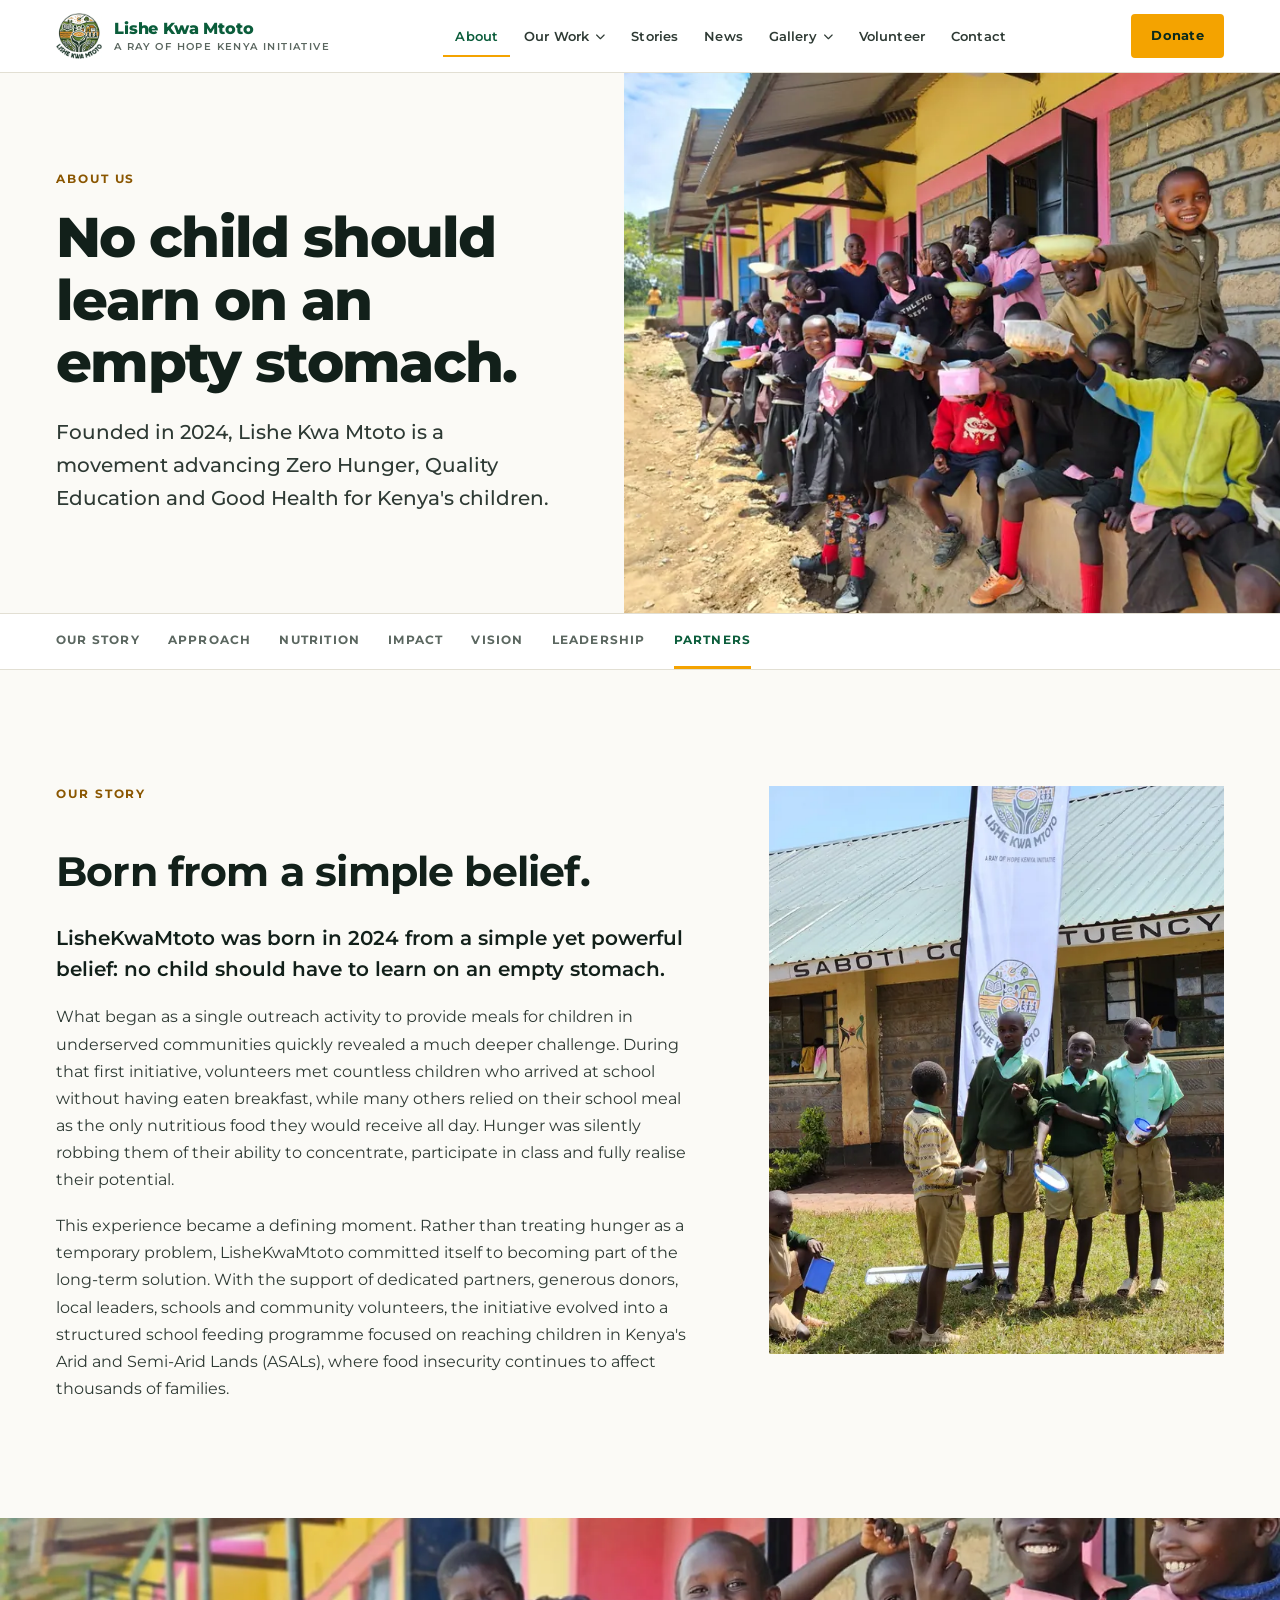
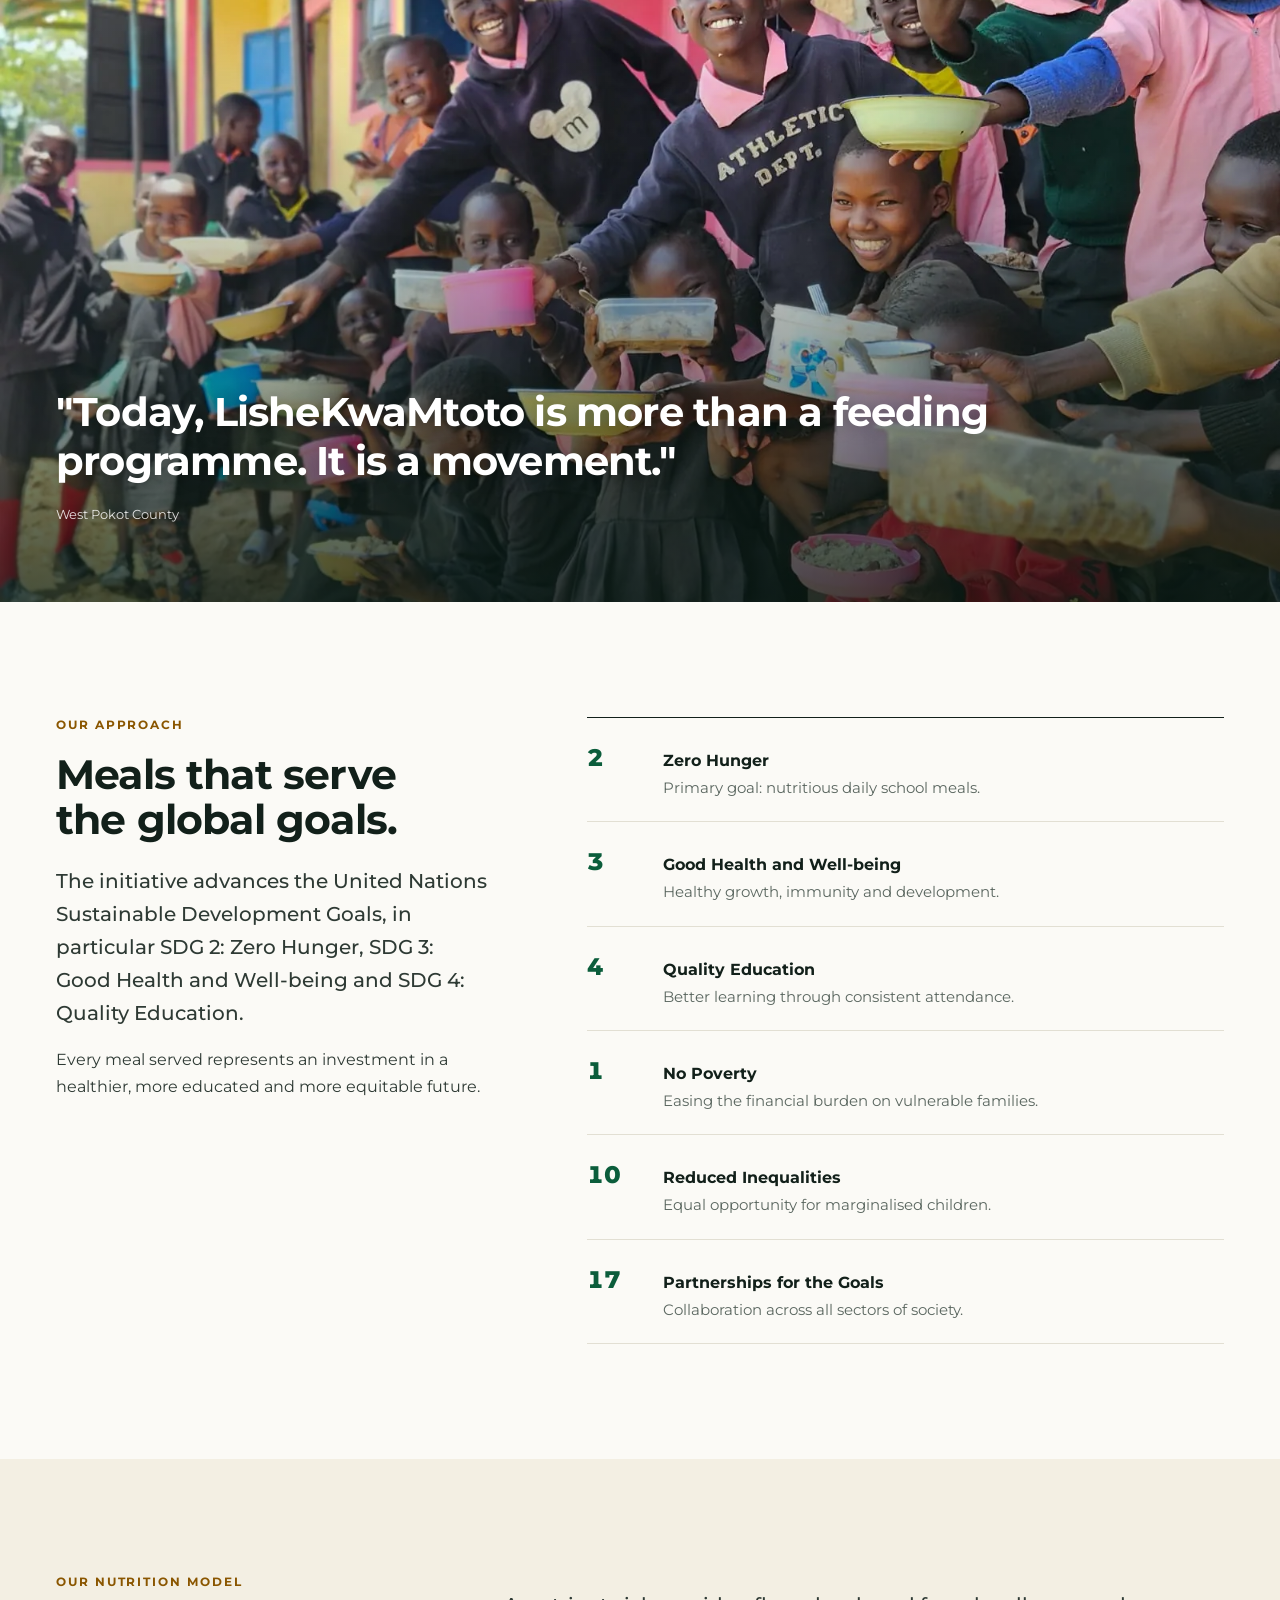
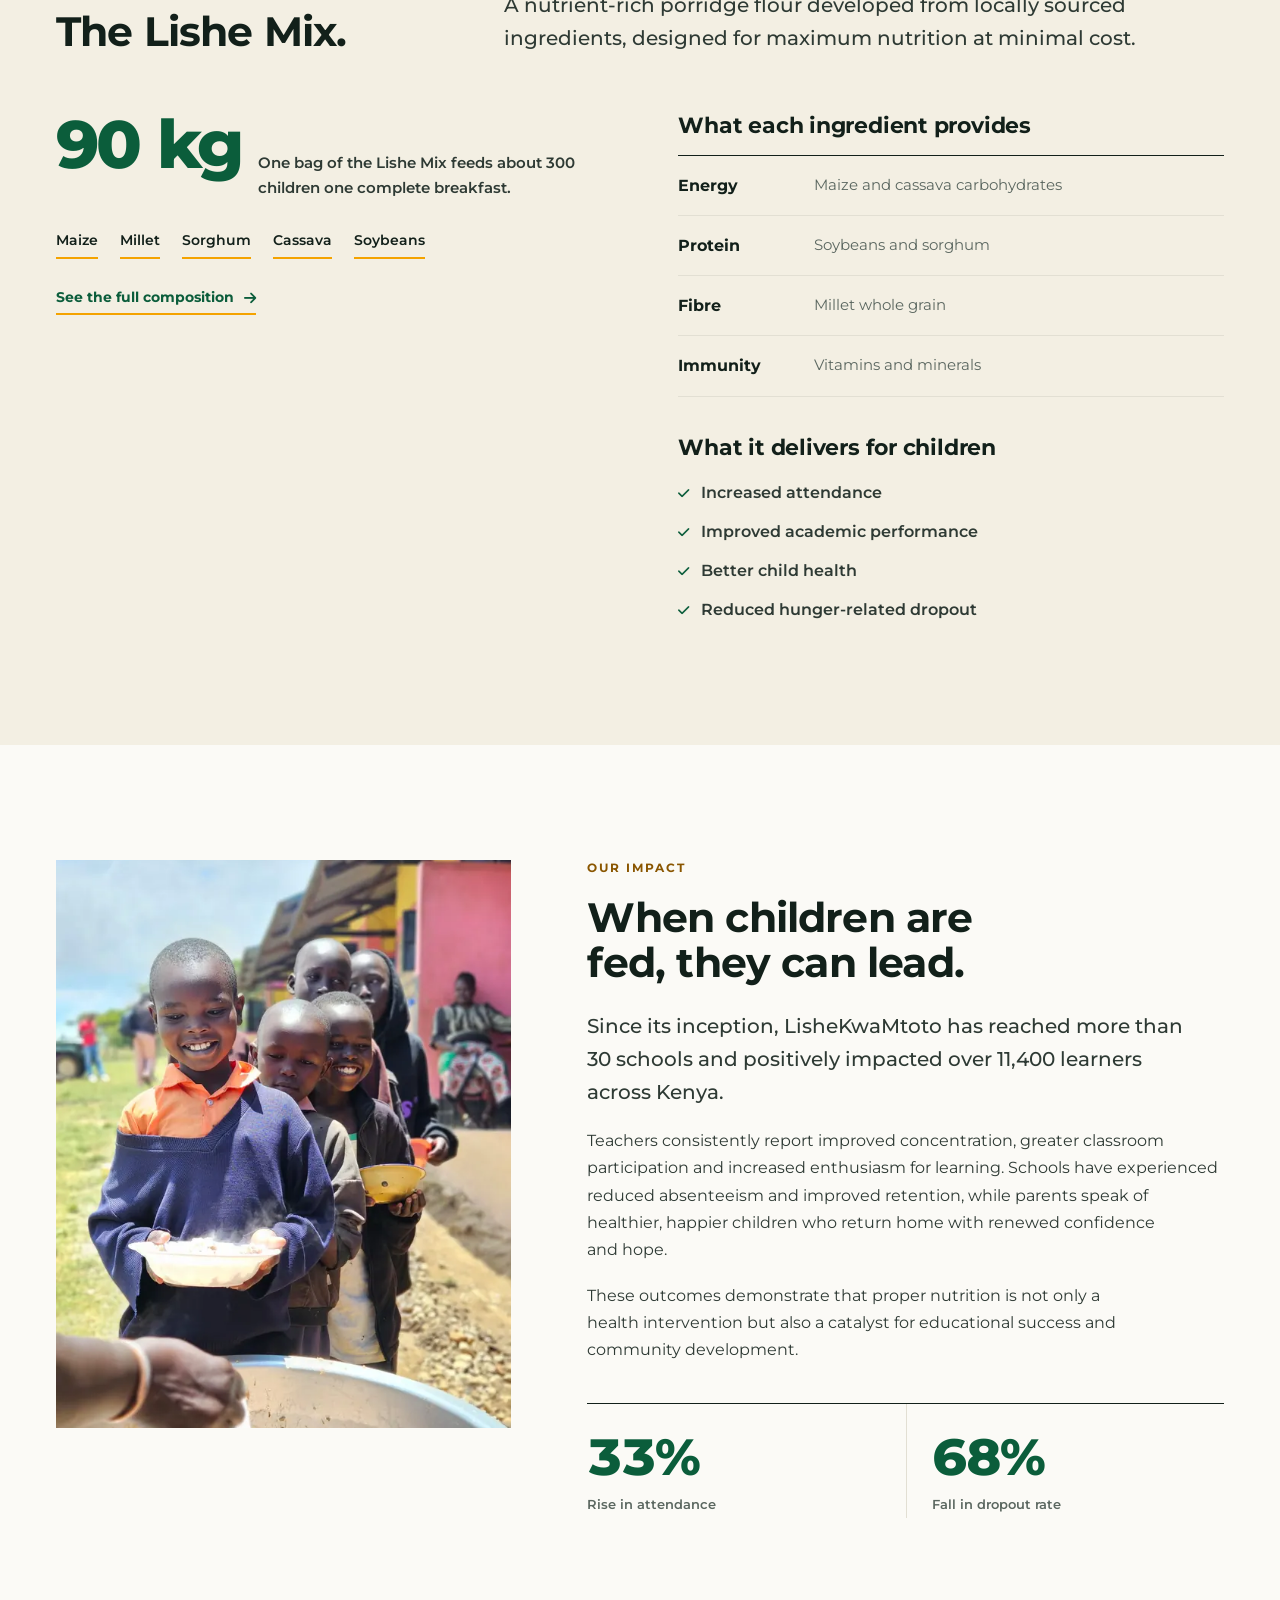
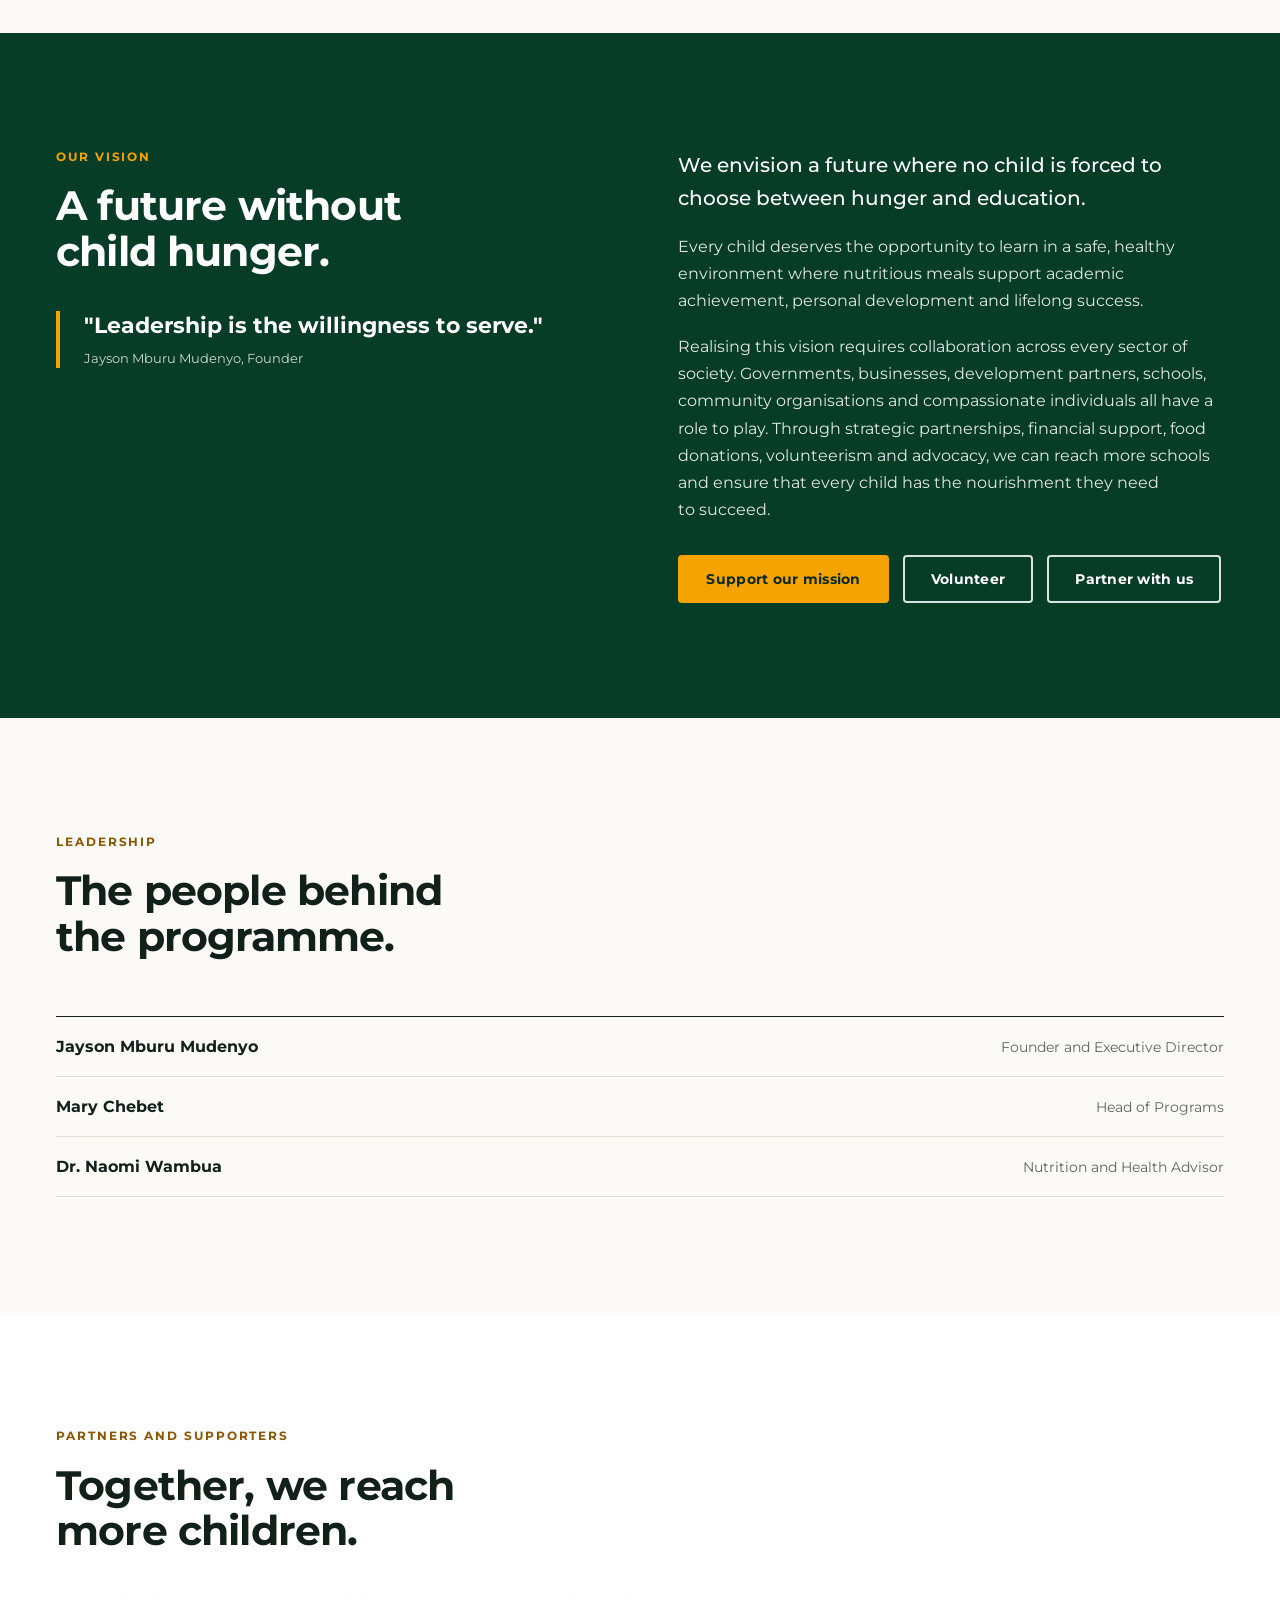
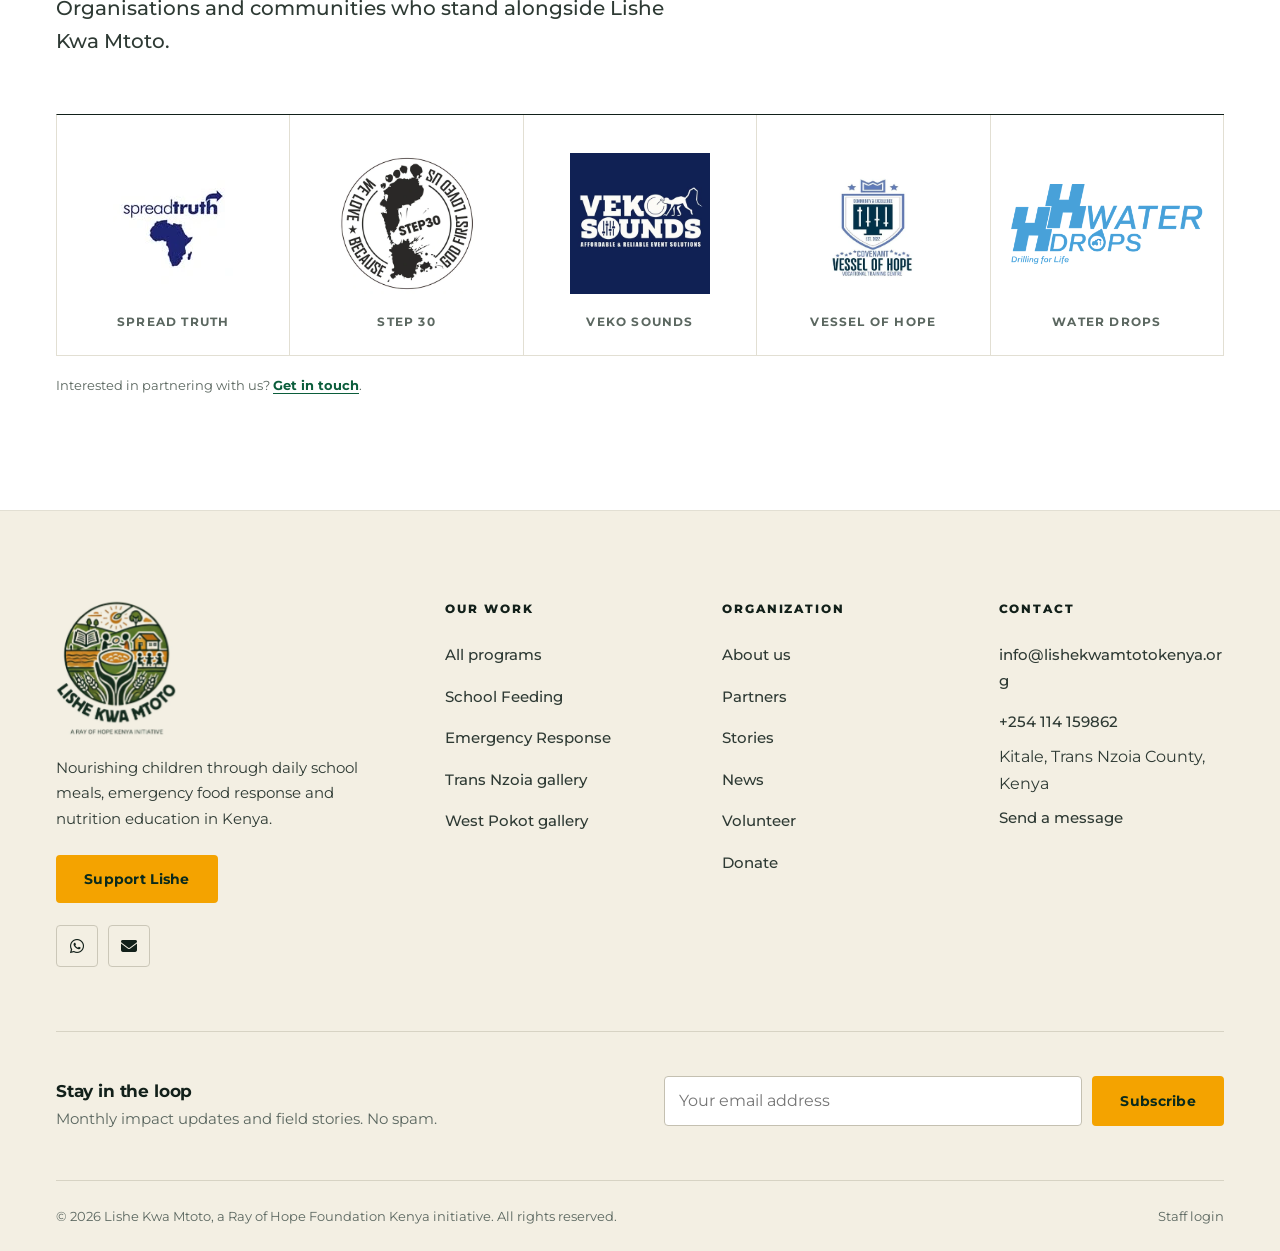
<file: about.html>
<!DOCTYPE html>
<html lang="en">
<head>
<meta charset="utf-8">
<meta name="viewport" content="width=device-width, initial-scale=1">
<title>About Lishe Kwa Mtoto | Our Story, Approach and Impact</title>
<meta name="description" content="Learn how Lishe Kwa Mtoto grew from a single outreach in 2024 into a school feeding movement for children in Kenya, built on the Lishe Mix and the Sustainable Development Goals.">
<meta name="robots" content="index,follow">
<link rel="canonical" href="https://lishekwamtotokenya.org/about.html">
<meta name="theme-color" content="#0b5d3b">
<meta property="og:type" content="website">
<meta property="og:site_name" content="Lishe Kwa Mtoto">
<meta property="og:title" content="About Lishe Kwa Mtoto | Our Story, Approach and Impact">
<meta property="og:description" content="Learn how Lishe Kwa Mtoto grew from a single outreach in 2024 into a school feeding movement for children in Kenya, built on the Lishe Mix and the Sustainable Development Goals.">
<meta property="og:url" content="https://lishekwamtotokenya.org/about.html">
<meta property="og:image" content="https://lishekwamtotokenya.org/img/og-lishe.jpg">
<meta property="og:image:width" content="1200">
<meta property="og:image:height" content="630">
<meta name="twitter:card" content="summary_large_image">
<meta name="twitter:title" content="About Lishe Kwa Mtoto | Our Story, Approach and Impact">
<meta name="twitter:description" content="Learn how Lishe Kwa Mtoto grew from a single outreach in 2024 into a school feeding movement for children in Kenya, built on the Lishe Mix and the Sustainable Development Goals.">
<meta name="twitter:image" content="https://lishekwamtotokenya.org/img/og-lishe.jpg">
<link rel="icon" href="favicon.png" type="image/png">
<link rel="apple-touch-icon" href="apple-touch-icon.png">
<link rel="preconnect" href="https://fonts.googleapis.com">
<link rel="preconnect" href="https://fonts.gstatic.com" crossorigin>
<link rel="preconnect" href="https://cdnjs.cloudflare.com" crossorigin>
<link href="https://fonts.googleapis.com/css2?family=Montserrat:wght@400;500;600;700;800&display=swap" rel="stylesheet">
<link rel="stylesheet" href="https://cdnjs.cloudflare.com/ajax/libs/font-awesome/6.5.0/css/all.min.css">
<link rel="stylesheet" href="style.css">

</head>
<body>
<a class="skip-link" href="#main">Skip to main content</a>
<header class="site-header">
  <div class="container container--wide site-header__inner">
    <a class="brand" href="index.html" aria-label="Lishe Kwa Mtoto home">
      <img src="img/brand/lishe-mark.webp" alt="" width="46" height="46">
      <span class="brand__name">Lishe Kwa Mtoto<small>A Ray of Hope Kenya Initiative</small></span>
    </a>
    <nav class="nav" aria-label="Primary"><a class="nav__link" href="about.html" aria-current="page">About</a><div class="nav__item"><button class="nav__trigger" type="button" aria-expanded="false" aria-haspopup="true">Our Work<i class="fa-solid fa-chevron-down" aria-hidden="true"></i></button><div class="nav__menu"><a href="programs.html">All Programs</a><a href="school-feeding.html">School Feeding</a><a href="emergency.html">Emergency Response</a></div></div><a class="nav__link" href="stories.html">Stories</a><a class="nav__link" href="blog.html">News</a><div class="nav__item"><button class="nav__trigger" type="button" aria-expanded="false" aria-haspopup="true">Gallery<i class="fa-solid fa-chevron-down" aria-hidden="true"></i></button><div class="nav__menu"><a href="gallery-transnzoia.html">Trans Nzoia County</a><a href="gallery-westpokot.html">West Pokot County</a></div></div><a class="nav__link" href="volunteer.html">Volunteer</a><a class="nav__link" href="contact.html">Contact</a></nav>
    <div class="header-actions">
      <a class="btn btn--primary btn--sm" href="donate.html">Donate</a>
      <button class="nav-toggle" id="navToggle" type="button" aria-expanded="false" aria-controls="mobileNav" aria-label="Open menu"><i class="fa-solid fa-bars" aria-hidden="true"></i></button>
    </div>
  </div>
</header>
<nav class="mobile-nav" id="mobileNav" aria-label="Mobile"><a href="index.html">Home</a><a href="about.html">About</a><a href="programs.html">Our Work</a><a class="is-sub" href="school-feeding.html">School Feeding</a><a class="is-sub" href="emergency.html">Emergency Response</a><a href="stories.html">Stories</a><a href="blog.html">News</a><a href="gallery-transnzoia.html">Trans Nzoia Gallery</a><a href="gallery-westpokot.html">West Pokot Gallery</a><a href="volunteer.html">Volunteer</a><a href="contact.html">Contact</a><a class="btn btn--primary btn--block" href="donate.html">Donate</a></nav>
<main id="main">

<section class="shero">
  <div class="shero__grid">
    <div class="shero__text">
      <span class="eyebrow">About us</span>
      <h1>No child should learn on an empty stomach.</h1>
      <p class="lead">Founded in 2024, Lishe Kwa Mtoto is a movement advancing Zero Hunger, Quality Education and Good Health for Kenya's children.</p>
      
    </div>
    <div class="shero__media"><img src="img/west/t-23.webp" srcset="img/west/t-23-800.webp 800w, img/west/t-23.webp 1600w" sizes="(min-width:900px) 52vw, 100vw" width="1600" height="1200" alt="Schoolchildren queue along a school building holding bowls for their meal" decoding="async" fetchpriority="high" style="object-position:25% 50%"></div>
  </div>
</section>

<nav class="subnav" aria-label="On this page"><div class="container"><ul><li><a href="#story">Our story</a></li><li><a href="#approach">Approach</a></li><li><a href="#nutrition">Nutrition</a></li><li><a href="#impact">Impact</a></li><li><a href="#vision">Vision</a></li><li><a href="#team">Leadership</a></li><li><a href="#partners">Partners</a></li></ul></div></nav>

<section class="section" id="story" aria-labelledby="story-h">
  <div class="container">
    <div class="split split--wide-media split--top">
      <div class="prose reveal">
        <span class="eyebrow">Our story</span>
        <h2 id="story-h" style="margin-bottom:28px">Born from a simple belief.</h2>
        <p class="dropcap-lead">LisheKwaMtoto was born in 2024 from a simple yet powerful belief: no child should have to learn on an empty stomach.</p>
        <p>What began as a single outreach activity to provide meals for children in underserved communities quickly revealed a much deeper challenge. During that first initiative, volunteers met countless children who arrived at school without having eaten breakfast, while many others relied on their school meal as the only nutritious food they would receive all day. Hunger was silently robbing them of their ability to concentrate, participate in class and fully realise their potential.</p>
        <p>This experience became a defining moment. Rather than treating hunger as a temporary problem, LisheKwaMtoto committed itself to becoming part of the long-term solution. With the support of dedicated partners, generous donors, local leaders, schools and community volunteers, the initiative evolved into a structured school feeding programme focused on reaching children in Kenya's Arid and Semi-Arid Lands (ASALs), where food insecurity continues to affect thousands of families.</p>
      </div>
      <div class="reveal" style="--d:.1s">
        <div class="media " style="--ar:4/5;--pos:50% 35%"><img src="img/tn/20250708-125015.webp" srcset="img/tn/20250708-125015-800.webp 600w, img/tn/20250708-125015.webp 1200w" sizes="(min-width:900px) 40vw, 100vw" width="1200" height="1600" alt="Pupils in school uniform stand beside a Lishe Kwa Mtoto banner at a Trans Nzoia school" decoding="async" loading="lazy"></div>
      </div>
    </div>
  </div>
</section>

<section class="band on-dark" aria-label="Photograph">
  <img src="img/west/simitei-5.webp" srcset="img/west/simitei-5-800.webp 800w, img/west/simitei-5.webp 1600w" sizes="100vw" width="1600" height="1200" alt="Schoolchildren sit and stand holding colourful bowls of porridge" decoding="async" loading="lazy" style="object-position:50% 40%" class="band__img">
  <div class="band__content"><div class="container container--wide">
    <blockquote>"Today, LisheKwaMtoto is more than a feeding programme. It is a movement."</blockquote>
    <p class="caption">West Pokot County</p>
  </div></div>
</section>

<section class="section" id="approach" aria-labelledby="approach-h">
  <div class="container">
    <div class="split split--wide-text split--top">
      <div class="sticky-col reveal">
        <span class="eyebrow">Our approach</span>
        <h2 id="approach-h">Meals that serve the global goals.</h2>
        <p class="lead" style="margin-top:20px">The initiative advances the United Nations Sustainable Development Goals, in particular SDG 2: Zero Hunger, SDG 3: Good Health and Well-being and SDG 4: Quality Education.</p>
        <p style="margin-top:16px;max-width:46ch">Every meal served represents an investment in a healthier, more educated and more equitable future.</p>
      </div>
      <ul class="sdg reveal" style="--d:.1s"><li><span class="sdg__no">2</span><div><strong>Zero Hunger</strong><span class="sdg__txt">Primary goal: nutritious daily school meals.</span></div></li><li><span class="sdg__no">3</span><div><strong>Good Health and Well-being</strong><span class="sdg__txt">Healthy growth, immunity and development.</span></div></li><li><span class="sdg__no">4</span><div><strong>Quality Education</strong><span class="sdg__txt">Better learning through consistent attendance.</span></div></li><li><span class="sdg__no">1</span><div><strong>No Poverty</strong><span class="sdg__txt">Easing the financial burden on vulnerable families.</span></div></li><li><span class="sdg__no">10</span><div><strong>Reduced Inequalities</strong><span class="sdg__txt">Equal opportunity for marginalised children.</span></div></li><li><span class="sdg__no">17</span><div><strong>Partnerships for the Goals</strong><span class="sdg__txt">Collaboration across all sectors of society.</span></div></li></ul>
    </div>
  </div>
</section>

<section class="section section--sand" id="nutrition" aria-labelledby="mix-h">
  <div class="container">
    <div class="head">
      <div><span class="eyebrow">Our nutrition model</span><h2 id="mix-h">The Lishe Mix.</h2></div>
      <p class="lead">A nutrient-rich porridge flour developed from locally sourced ingredients, designed for maximum nutrition at minimal cost.</p>
    </div>
    <div class="mix">
      <div class="reveal">
        <div class="mix-big mix-big--dark"><strong>90 kg</strong><span>One bag of the Lishe Mix feeds about 300 children one complete breakfast.</span></div>
        <div class="chips" style="margin-top:28px"><span>Maize</span><span>Millet</span><span>Sorghum</span><span>Cassava</span><span>Soybeans</span></div>
        <p style="margin-top:24px"><a class="link-arrow" href="school-feeding.html#meal">See the full composition <i class="fa-solid fa-arrow-right" aria-hidden="true"></i></a></p>
      </div>
      <div class="reveal" style="--d:.1s">
        <h3 style="margin-bottom:16px">What each ingredient provides</h3>
        <ul class="nutri">
          <li><strong>Energy</strong><span>Maize and cassava carbohydrates</span></li>
          <li><strong>Protein</strong><span>Soybeans and sorghum</span></li>
          <li><strong>Fibre</strong><span>Millet whole grain</span></li>
          <li><strong>Immunity</strong><span>Vitamins and minerals</span></li>
        </ul>
        <h3 style="margin:36px 0 12px">What it delivers for children</h3>
        <ul class="checks checks--dark">
          <li><i class="fa-solid fa-check" aria-hidden="true"></i>Increased attendance</li>
          <li><i class="fa-solid fa-check" aria-hidden="true"></i>Improved academic performance</li>
          <li><i class="fa-solid fa-check" aria-hidden="true"></i>Better child health</li>
          <li><i class="fa-solid fa-check" aria-hidden="true"></i>Reduced hunger-related dropout</li>
        </ul>
      </div>
    </div>
  </div>
</section>

<section class="section" id="impact" aria-labelledby="impact-h">
  <div class="container">
    <div class="split split--wide-text split--top">
      <div class="reveal">
        <div class="media " style="--ar:4/5;--pos:50% 28%"><img src="img/west/simitei-6.webp" srcset="img/west/simitei-6-800.webp 600w, img/west/simitei-6.webp 1200w" sizes="(min-width:900px) 36vw, 100vw" width="1200" height="1600" alt="A schoolboy holds a bowl of porridge while other children wait behind him" decoding="async" loading="lazy"></div>
      </div>
      <div class="reveal" style="--d:.1s">
        <span class="eyebrow">Our impact</span>
        <h2 id="impact-h" style="margin-bottom:24px">When children are fed, they can lead.</h2>
        <div class="prose">
          <p class="lead">Since its inception, LisheKwaMtoto has reached more than 30 schools and positively impacted over 11,400 learners across Kenya.</p>
          <p>Teachers consistently report improved concentration, greater classroom participation and increased enthusiasm for learning. Schools have experienced reduced absenteeism and improved retention, while parents speak of healthier, happier children who return home with renewed confidence and hope.</p>
          <p>These outcomes demonstrate that proper nutrition is not only a health intervention but also a catalyst for educational success and community development.</p>
        </div>
        <div class="stats" style="grid-template-columns:repeat(2,minmax(0,1fr));margin-top:40px">
          <div class="stat"><span class="stat__num">33%</span><span class="stat__label">Rise in attendance</span></div>
          <div class="stat"><span class="stat__num">68%</span><span class="stat__label">Fall in dropout rate</span></div>
        </div>
      </div>
    </div>
  </div>
</section>

<section class="section section--green on-dark" id="vision" aria-labelledby="vision-h">
  <div class="container">
    <div class="split split--top">
      <div class="reveal">
        <span class="eyebrow">Our vision</span>
        <h2 id="vision-h">A future without child hunger.</h2>
        <figure style="margin-top:36px;padding-left:24px;border-left:4px solid var(--mango)">
          <blockquote style="font-size:1.35rem;font-weight:700;line-height:1.3;color:#fff">"Leadership is the willingness to serve."</blockquote>
          <figcaption class="caption" style="color:rgba(255,255,255,.8)">Jayson Mburu Mudenyo, Founder</figcaption>
        </figure>
      </div>
      <div class="prose reveal" style="--d:.1s">
        <p class="lead" style="color:#fff">We envision a future where no child is forced to choose between hunger and education.</p>
        <p style="color:rgba(255,255,255,.88)">Every child deserves the opportunity to learn in a safe, healthy environment where nutritious meals support academic achievement, personal development and lifelong success.</p>
        <p style="color:rgba(255,255,255,.88)">Realising this vision requires collaboration across every sector of society. Governments, businesses, development partners, schools, community organisations and compassionate individuals all have a role to play. Through strategic partnerships, financial support, food donations, volunteerism and advocacy, we can reach more schools and ensure that every child has the nourishment they need to succeed.</p>
        <div class="btn-row" style="margin-top:32px">
          <a class="btn btn--primary" href="donate.html">Support our mission</a>
          <a class="btn btn--secondary btn--light" href="volunteer.html">Volunteer</a>
          <a class="btn btn--secondary btn--light" href="contact.html">Partner with us</a>
        </div>
      </div>
    </div>
  </div>
</section>

<section class="section" id="team" aria-labelledby="team-h">
  <div class="container">
    <div class="head"><div><span class="eyebrow">Leadership</span><h2 id="team-h">The people behind the programme.</h2></div></div>
    <ul class="ration">
      <li><strong>Jayson Mburu Mudenyo</strong><span>Founder and Executive Director</span></li>
      <li><strong>Mary Chebet</strong><span>Head of Programs</span></li>
      <li><strong>Dr. Naomi Wambua</strong><span>Nutrition and Health Advisor</span></li>
    </ul>
  </div>
</section>

<section class="section section--white" id="partners" aria-labelledby="partners-h">
  <div class="container">
    <div class="head">
      <div><span class="eyebrow">Partners and supporters</span><h2 id="partners-h">Together, we reach more children.</h2></div>
      <p class="lead">Organisations and communities who stand alongside Lishe Kwa Mtoto.</p>
    </div>
    <ul class="partner-grid"><li class="partner reveal" style="--d:0.0s"><div class="partner__logo partner__logo--sm"><img src="img/partners/spread-truth.webp" alt="Spread Truth logo" loading="lazy"></div><span class="partner__name">Spread Truth</span></li><li class="partner reveal" style="--d:0.06s"><div class="partner__logo"><img src="img/partners/step-30.webp" alt="Step 30 logo" loading="lazy"></div><span class="partner__name">Step 30</span></li><li class="partner reveal" style="--d:0.12s"><div class="partner__logo"><img src="img/partners/veko-sounds.webp" alt="Veko Sounds logo" loading="lazy"></div><span class="partner__name">Veko Sounds</span></li><li class="partner reveal" style="--d:0.18s"><div class="partner__logo"><img src="img/partners/vessel-of-hope.webp" alt="Vessel of Hope logo" loading="lazy"></div><span class="partner__name">Vessel of Hope</span></li><li class="partner reveal" style="--d:0.24s"><div class="partner__logo"><img src="img/partners/h2o-water-drops.png" alt="Water Drops logo" loading="lazy"></div><span class="partner__name">Water Drops</span></li></ul>
    <p class="caption" style="margin-top:20px">Interested in partnering with us? <a href="contact.html" style="color:var(--green);font-weight:700;text-decoration:underline;text-underline-offset:3px">Get in touch</a>.</p>
  </div>
</section>

</main>
<footer class="site-footer">
  <div class="container container--wide">
    <div class="footer__top">
      <div class="footer__brand">
        <img src="img/brand/lishe-logo.webp" alt="Lishe Kwa Mtoto, a Ray of Hope Kenya Initiative" width="120" height="134" loading="lazy">
        <p>Nourishing children through daily school meals, emergency food response and nutrition education in Kenya.</p>
        <a class="btn btn--primary" href="donate.html">Support Lishe</a>
        <div class="social"><a href="https://wa.me/254114159862" target="_blank" rel="noopener" aria-label="WhatsApp"><i class="fa-brands fa-whatsapp" aria-hidden="true"></i></a><a href="mailto:info@lishekwamtotokenya.org" aria-label="Email"><i class="fa-solid fa-envelope" aria-hidden="true"></i></a></div>
      </div>
      <nav class="footer__col" aria-label="Programs">
        <h4>Our work</h4>
        <ul>
          <li><a href="programs.html">All programs</a></li>
          <li><a href="school-feeding.html">School Feeding</a></li>
          <li><a href="emergency.html">Emergency Response</a></li>
          <li><a href="gallery-transnzoia.html">Trans Nzoia gallery</a></li>
          <li><a href="gallery-westpokot.html">West Pokot gallery</a></li>
        </ul>
      </nav>
      <nav class="footer__col" aria-label="Organization">
        <h4>Organization</h4>
        <ul>
          <li><a href="about.html">About us</a></li>
          <li><a href="about.html#partners">Partners</a></li>
          <li><a href="stories.html">Stories</a></li>
          <li><a href="blog.html">News</a></li>
          <li><a href="volunteer.html">Volunteer</a></li>
          <li><a href="donate.html">Donate</a></li>
        </ul>
      </nav>
      <div class="footer__col">
        <h4>Contact</h4>
        <address>
          <ul>
            <li><a href="mailto:info@lishekwamtotokenya.org">info@lishekwamtotokenya.org</a></li>
            <li><a href="tel:+254114159862">+254 114 159862</a></li>
            <li>Kitale, Trans Nzoia County, Kenya</li>
            <li><a href="contact.html">Send a message</a></li>
          </ul>
        </address>
      </div>
    </div>
    <div class="footer__news">
      <div><h4>Stay in the loop</h4><p>Monthly impact updates and field stories. No spam.</p></div>
      <form data-newsletter novalidate>
        <label class="sr-only" for="fnEmail">Email address</label>
        <input type="email" id="fnEmail" placeholder="Your email address" autocomplete="email" required>
        <button class="btn btn--primary" type="submit">Subscribe</button>
        <p class="form-status" role="status"></p>
      </form>
    </div>
    <div class="footer__bottom">
      <span>&copy; 2026 Lishe Kwa Mtoto, a Ray of Hope Foundation Kenya initiative. All rights reserved.</span>
      <ul><li><a href="admin-login.html">Staff login</a></li></ul>
    </div>
  </div>
</footer>
<script src="firebase-init.js" defer></script>
<script src="shared.js" defer></script>

</body>
</html>
</file>
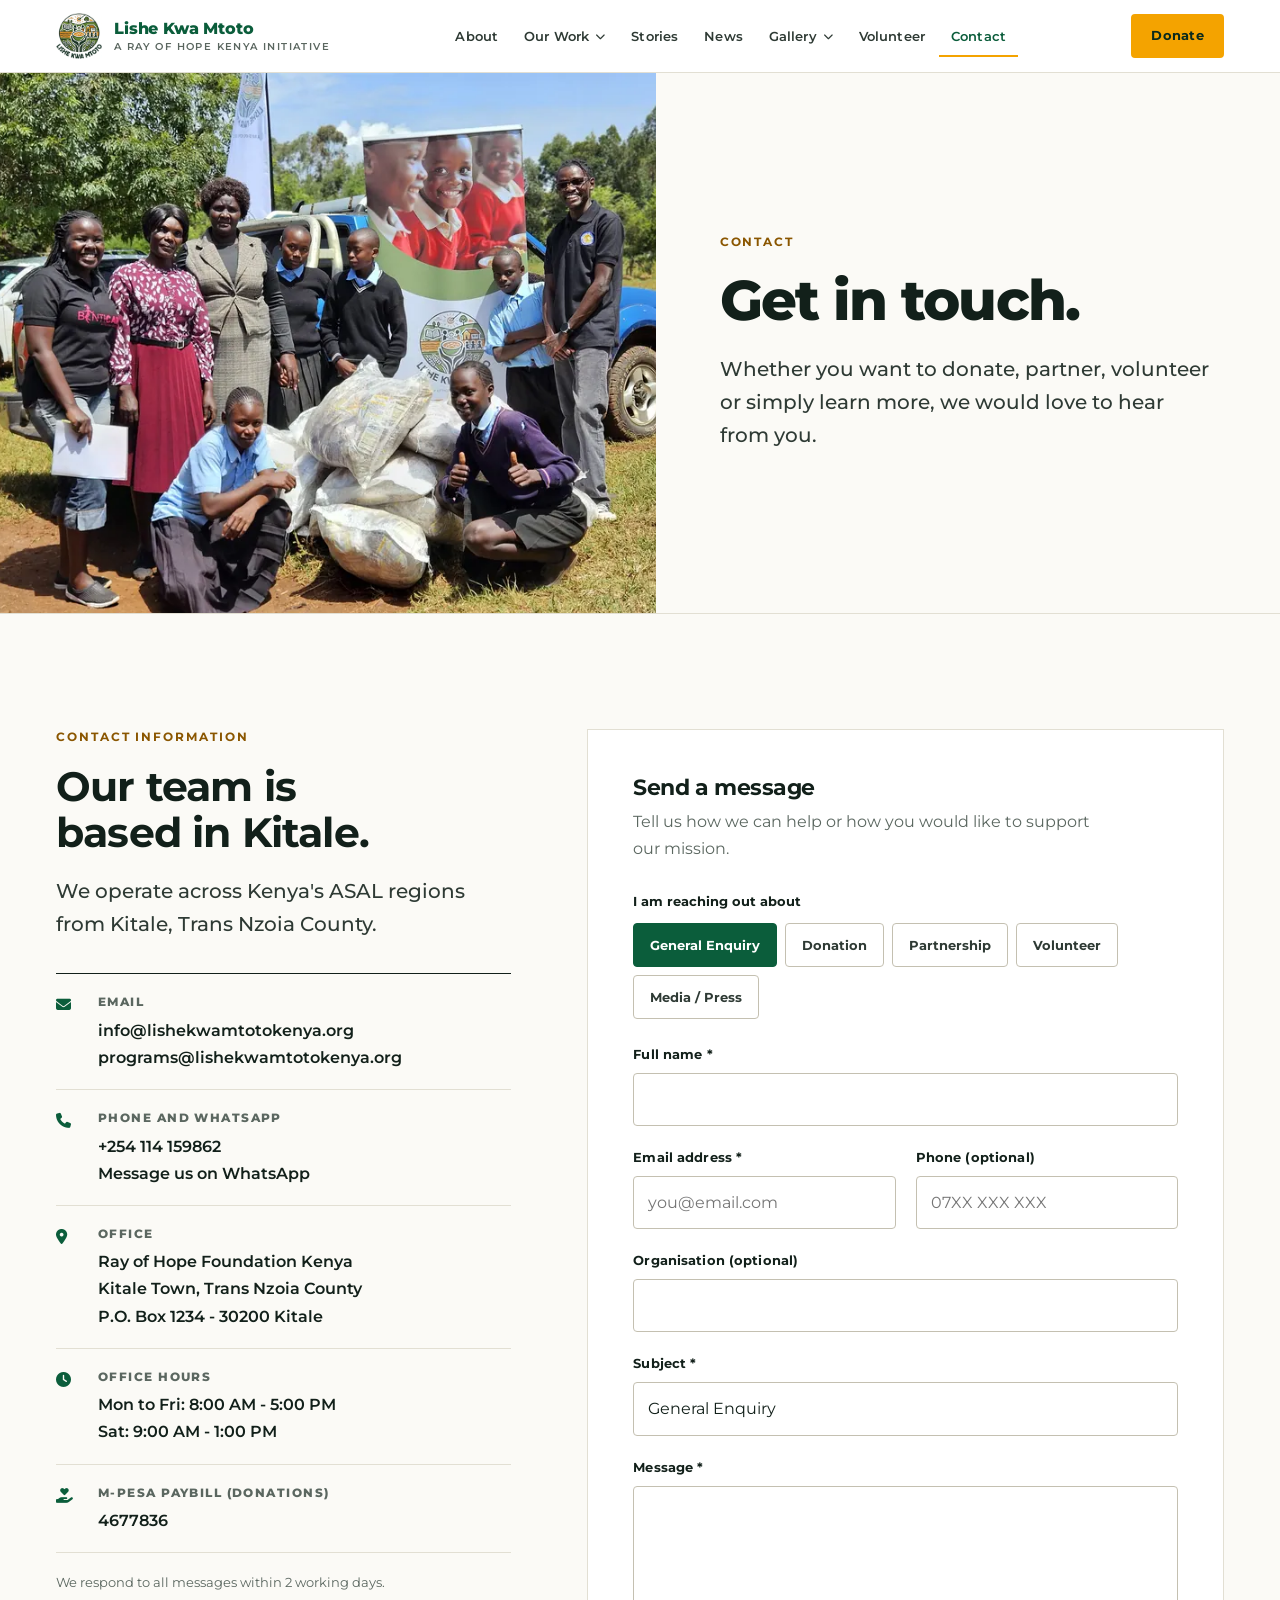
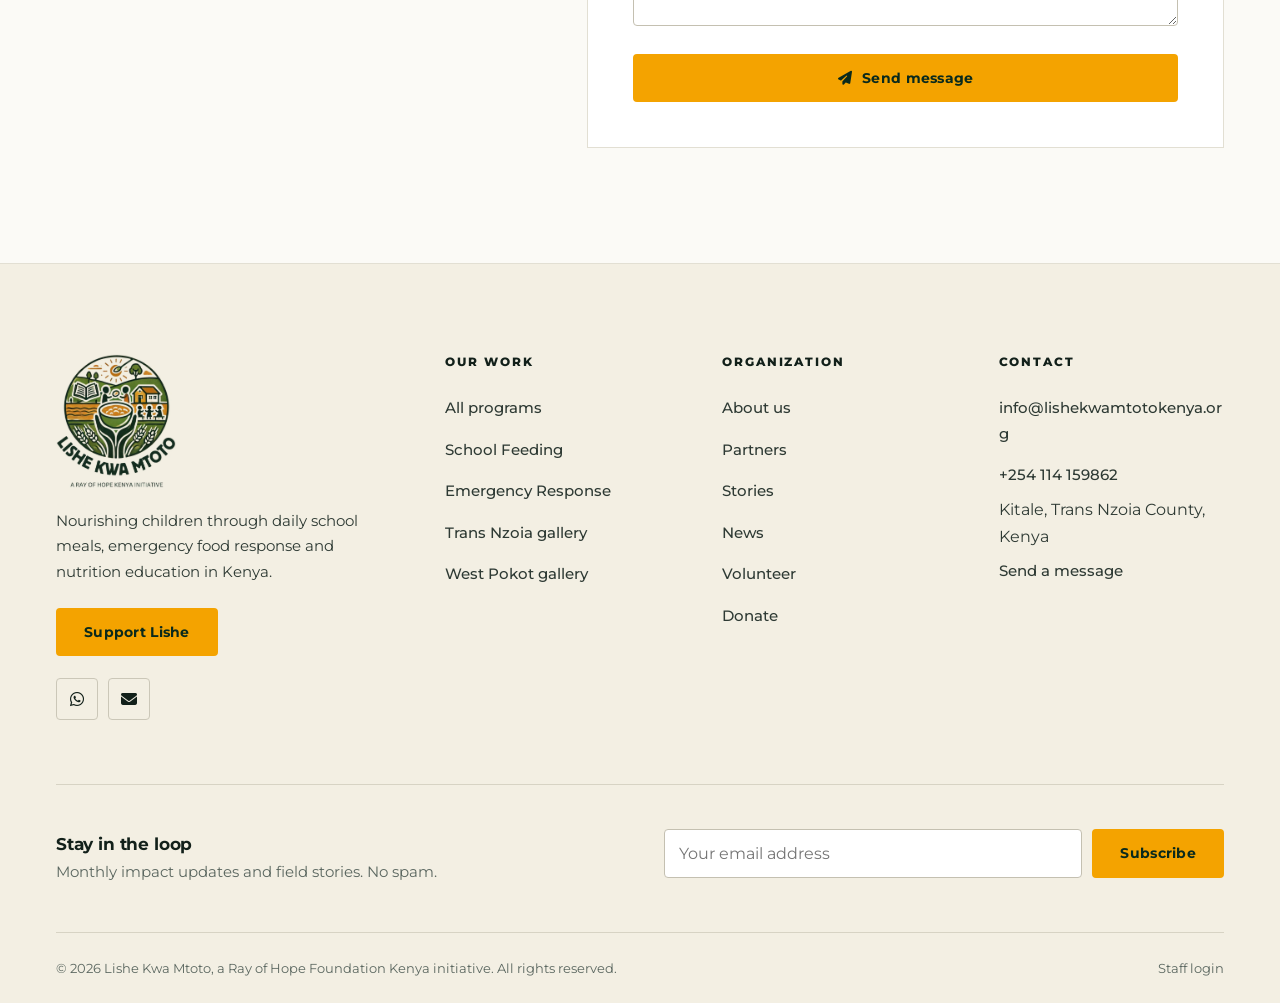
<file: contact.html>
<!DOCTYPE html>
<html lang="en">
<head>
<meta charset="utf-8">
<meta name="viewport" content="width=device-width, initial-scale=1">
<title>Contact Lishe Kwa Mtoto | Kitale, Kenya</title>
<meta name="description" content="Contact Lishe Kwa Mtoto in Kitale, Trans Nzoia County, to donate, partner, volunteer or ask about our school feeding work. Email, phone, WhatsApp and message form.">
<meta name="robots" content="index,follow">
<link rel="canonical" href="https://lishekwamtotokenya.org/contact.html">
<meta name="theme-color" content="#0b5d3b">
<meta property="og:type" content="website">
<meta property="og:site_name" content="Lishe Kwa Mtoto">
<meta property="og:title" content="Contact Lishe Kwa Mtoto | Kitale, Kenya">
<meta property="og:description" content="Contact Lishe Kwa Mtoto in Kitale, Trans Nzoia County, to donate, partner, volunteer or ask about our school feeding work. Email, phone, WhatsApp and message form.">
<meta property="og:url" content="https://lishekwamtotokenya.org/contact.html">
<meta property="og:image" content="https://lishekwamtotokenya.org/img/og-lishe.jpg">
<meta property="og:image:width" content="1200">
<meta property="og:image:height" content="630">
<meta name="twitter:card" content="summary_large_image">
<meta name="twitter:title" content="Contact Lishe Kwa Mtoto | Kitale, Kenya">
<meta name="twitter:description" content="Contact Lishe Kwa Mtoto in Kitale, Trans Nzoia County, to donate, partner, volunteer or ask about our school feeding work. Email, phone, WhatsApp and message form.">
<meta name="twitter:image" content="https://lishekwamtotokenya.org/img/og-lishe.jpg">
<link rel="icon" href="favicon.png" type="image/png">
<link rel="apple-touch-icon" href="apple-touch-icon.png">
<link rel="preconnect" href="https://fonts.googleapis.com">
<link rel="preconnect" href="https://fonts.gstatic.com" crossorigin>
<link rel="preconnect" href="https://cdnjs.cloudflare.com" crossorigin>
<link href="https://fonts.googleapis.com/css2?family=Montserrat:wght@400;500;600;700;800&display=swap" rel="stylesheet">
<link rel="stylesheet" href="https://cdnjs.cloudflare.com/ajax/libs/font-awesome/6.5.0/css/all.min.css">
<link rel="stylesheet" href="style.css">

</head>
<body>
<a class="skip-link" href="#main">Skip to main content</a>
<header class="site-header">
  <div class="container container--wide site-header__inner">
    <a class="brand" href="index.html" aria-label="Lishe Kwa Mtoto home">
      <img src="img/brand/lishe-mark.webp" alt="" width="46" height="46">
      <span class="brand__name">Lishe Kwa Mtoto<small>A Ray of Hope Kenya Initiative</small></span>
    </a>
    <nav class="nav" aria-label="Primary"><a class="nav__link" href="about.html">About</a><div class="nav__item"><button class="nav__trigger" type="button" aria-expanded="false" aria-haspopup="true">Our Work<i class="fa-solid fa-chevron-down" aria-hidden="true"></i></button><div class="nav__menu"><a href="programs.html">All Programs</a><a href="school-feeding.html">School Feeding</a><a href="emergency.html">Emergency Response</a></div></div><a class="nav__link" href="stories.html">Stories</a><a class="nav__link" href="blog.html">News</a><div class="nav__item"><button class="nav__trigger" type="button" aria-expanded="false" aria-haspopup="true">Gallery<i class="fa-solid fa-chevron-down" aria-hidden="true"></i></button><div class="nav__menu"><a href="gallery-transnzoia.html">Trans Nzoia County</a><a href="gallery-westpokot.html">West Pokot County</a></div></div><a class="nav__link" href="volunteer.html">Volunteer</a><a class="nav__link" href="contact.html" aria-current="page">Contact</a></nav>
    <div class="header-actions">
      <a class="btn btn--primary btn--sm" href="donate.html">Donate</a>
      <button class="nav-toggle" id="navToggle" type="button" aria-expanded="false" aria-controls="mobileNav" aria-label="Open menu"><i class="fa-solid fa-bars" aria-hidden="true"></i></button>
    </div>
  </div>
</header>
<nav class="mobile-nav" id="mobileNav" aria-label="Mobile"><a href="index.html">Home</a><a href="about.html">About</a><a href="programs.html">Our Work</a><a class="is-sub" href="school-feeding.html">School Feeding</a><a class="is-sub" href="emergency.html">Emergency Response</a><a href="stories.html">Stories</a><a href="blog.html">News</a><a href="gallery-transnzoia.html">Trans Nzoia Gallery</a><a href="gallery-westpokot.html">West Pokot Gallery</a><a href="volunteer.html">Volunteer</a><a href="contact.html">Contact</a><a class="btn btn--primary btn--block" href="donate.html">Donate</a></nav>
<main id="main">

<section class="shero shero--reverse">
  <div class="shero__grid">
    <div class="shero__text">
      <span class="eyebrow">Contact</span>
      <h1>Get in touch.</h1>
      <p class="lead">Whether you want to donate, partner, volunteer or simply learn more, we would love to hear from you.</p>
      
    </div>
    <div class="shero__media"><img src="img/tn/20250708-130156.webp" srcset="img/tn/20250708-130156-800.webp 800w, img/tn/20250708-130156.webp 1600w" sizes="(min-width:900px) 52vw, 100vw" width="1600" height="1200" alt="Lishe Kwa Mtoto team members and partners gather around bags of Lishe Mix at a school" decoding="async" fetchpriority="high" style="object-position:50% 45%"></div>
  </div>
</section>

<section class="section" aria-labelledby="contact-h">
  <div class="container">
    <div class="contact">
      <div class="reveal">
        <span class="eyebrow">Contact information</span>
        <h2 id="contact-h">Our team is based in Kitale.</h2>
        <p class="lead" style="margin-top:20px">We operate across Kenya's ASAL regions from Kitale, Trans Nzoia County.</p>
        <ul class="contact-list">
          <li><i class="fa-solid fa-envelope" aria-hidden="true"></i><div><strong>Email</strong><a href="mailto:info@lishekwamtotokenya.org">info@lishekwamtotokenya.org</a><br><a href="mailto:programs@lishekwamtotokenya.org">programs@lishekwamtotokenya.org</a></div></li>
          <li><i class="fa-solid fa-phone" aria-hidden="true"></i><div><strong>Phone and WhatsApp</strong><a href="tel:+254114159862">+254 114 159862</a><br><a href="https://wa.me/254114159862" target="_blank" rel="noopener">Message us on WhatsApp</a></div></li>
          <li><i class="fa-solid fa-location-dot" aria-hidden="true"></i><div><strong>Office</strong><address><span>Ray of Hope Foundation Kenya<br>Kitale Town, Trans Nzoia County<br>P.O. Box 1234 - 30200 Kitale</span></address></div></li>
          <li><i class="fa-solid fa-clock" aria-hidden="true"></i><div><strong>Office hours</strong><span>Mon to Fri: 8:00 AM - 5:00 PM<br>Sat: 9:00 AM - 1:00 PM</span></div></li>
          <li><i class="fa-solid fa-hand-holding-heart" aria-hidden="true"></i><div><strong>M-Pesa Paybill (donations)</strong><span>4677836</span></div></li>
        </ul>
        <p class="caption" style="margin-top:20px">We respond to all messages within 2 working days.</p>
      </div>
      <form class="form-card reveal" id="ctForm" style="--d:.1s" novalidate>
        <h2 style="font-size:var(--fs-h3)">Send a message</h2>
        <p>Tell us how we can help or how you would like to support our mission.</p>
        <div class="label" id="aboutLbl" style="font-size:.8125rem;font-weight:700;color:var(--ink);margin-bottom:10px">I am reaching out about</div>
        <div class="subjects" role="group" aria-labelledby="aboutLbl">
          <button type="button" class="subject active" aria-pressed="true">General Enquiry</button>
          <button type="button" class="subject" aria-pressed="false">Donation</button>
          <button type="button" class="subject" aria-pressed="false">Partnership</button>
          <button type="button" class="subject" aria-pressed="false">Volunteer</button>
          <button type="button" class="subject" aria-pressed="false">Media / Press</button>
        </div>
        <div class="field"><label for="ctName">Full name *</label><input type="text" id="ctName" autocomplete="name" required></div>
        <div class="field-row">
          <div class="field"><label for="ctEmail">Email address *</label><input type="email" id="ctEmail" autocomplete="email" required placeholder="you@email.com"></div>
          <div class="field"><label for="ctPhone">Phone (optional)</label><input type="tel" id="ctPhone" autocomplete="tel" placeholder="07XX XXX XXX"></div>
        </div>
        <div class="field"><label for="ctOrg">Organisation (optional)</label><input type="text" id="ctOrg" autocomplete="organization"></div>
        <div class="field"><label for="ctSubject">Subject *</label><input type="text" id="ctSubject" value="General Enquiry" required></div>
        <div class="field"><label for="ctMessage">Message *</label><textarea id="ctMessage" required></textarea></div>
        <button class="btn btn--primary btn--block" type="submit" id="ctSubmit"><i class="fa-solid fa-paper-plane" aria-hidden="true"></i> Send message</button>
        <p class="form-msg" id="ctMsg" role="status"></p>
      </form>
    </div>
  </div>
</section>

</main>
<footer class="site-footer">
  <div class="container container--wide">
    <div class="footer__top">
      <div class="footer__brand">
        <img src="img/brand/lishe-logo.webp" alt="Lishe Kwa Mtoto, a Ray of Hope Kenya Initiative" width="120" height="134" loading="lazy">
        <p>Nourishing children through daily school meals, emergency food response and nutrition education in Kenya.</p>
        <a class="btn btn--primary" href="donate.html">Support Lishe</a>
        <div class="social"><a href="https://wa.me/254114159862" target="_blank" rel="noopener" aria-label="WhatsApp"><i class="fa-brands fa-whatsapp" aria-hidden="true"></i></a><a href="mailto:info@lishekwamtotokenya.org" aria-label="Email"><i class="fa-solid fa-envelope" aria-hidden="true"></i></a></div>
      </div>
      <nav class="footer__col" aria-label="Programs">
        <h4>Our work</h4>
        <ul>
          <li><a href="programs.html">All programs</a></li>
          <li><a href="school-feeding.html">School Feeding</a></li>
          <li><a href="emergency.html">Emergency Response</a></li>
          <li><a href="gallery-transnzoia.html">Trans Nzoia gallery</a></li>
          <li><a href="gallery-westpokot.html">West Pokot gallery</a></li>
        </ul>
      </nav>
      <nav class="footer__col" aria-label="Organization">
        <h4>Organization</h4>
        <ul>
          <li><a href="about.html">About us</a></li>
          <li><a href="about.html#partners">Partners</a></li>
          <li><a href="stories.html">Stories</a></li>
          <li><a href="blog.html">News</a></li>
          <li><a href="volunteer.html">Volunteer</a></li>
          <li><a href="donate.html">Donate</a></li>
        </ul>
      </nav>
      <div class="footer__col">
        <h4>Contact</h4>
        <address>
          <ul>
            <li><a href="mailto:info@lishekwamtotokenya.org">info@lishekwamtotokenya.org</a></li>
            <li><a href="tel:+254114159862">+254 114 159862</a></li>
            <li>Kitale, Trans Nzoia County, Kenya</li>
            <li><a href="contact.html">Send a message</a></li>
          </ul>
        </address>
      </div>
    </div>
    <div class="footer__news">
      <div><h4>Stay in the loop</h4><p>Monthly impact updates and field stories. No spam.</p></div>
      <form data-newsletter novalidate>
        <label class="sr-only" for="fnEmail">Email address</label>
        <input type="email" id="fnEmail" placeholder="Your email address" autocomplete="email" required>
        <button class="btn btn--primary" type="submit">Subscribe</button>
        <p class="form-status" role="status"></p>
      </form>
    </div>
    <div class="footer__bottom">
      <span>&copy; 2026 Lishe Kwa Mtoto, a Ray of Hope Foundation Kenya initiative. All rights reserved.</span>
      <ul><li><a href="admin-login.html">Staff login</a></li></ul>
    </div>
  </div>
</footer>
<script src="firebase-init.js" defer></script>
<script src="shared.js" defer></script>

<script>
document.addEventListener('DOMContentLoaded', function () {
  var F = window.LisheFirebase, subj = document.getElementById('ctSubject');
  document.querySelectorAll('.subject').forEach(function (b) {
    b.addEventListener('click', function () {
      document.querySelectorAll('.subject').forEach(function (x) { x.classList.remove('active'); x.setAttribute('aria-pressed', 'false'); });
      b.classList.add('active'); b.setAttribute('aria-pressed', 'true'); subj.value = b.textContent.trim();
    });
  });
  var form = document.getElementById('ctForm'), msg = document.getElementById('ctMsg'), btn = document.getElementById('ctSubmit');
  function say(t, ok) { msg.textContent = t; msg.className = 'form-msg show'; msg.style.borderLeftColor = ok ? 'var(--green)' : 'var(--alert)'; msg.style.background = ok ? '#eaf4ee' : '#fbf1ec'; }
  form.addEventListener('submit', function (ev) {
    ev.preventDefault();
    var v = function (id) { return document.getElementById(id).value.trim(); };
    if (!v('ctName') || !v('ctEmail') || !v('ctMessage')) { say('Please fill in your name, email and message.', false); return; }
    btn.disabled = true; btn.textContent = 'Sending...';
    F.db().then(function (db) {
      return db.collection('messages').add({ name: v('ctName'), email: v('ctEmail'), phone: v('ctPhone'), organization: v('ctOrg'), subject: v('ctSubject'), message: v('ctMessage'), status: 'unread', sentAt: firebase.firestore.FieldValue.serverTimestamp() });
    }).then(function () { say('Message sent. We will get back to you within 2 working days.', true); btn.textContent = 'Sent'; form.reset(); })
      .catch(function (err) { btn.disabled = false; btn.innerHTML = '<i class="fa-solid fa-paper-plane" aria-hidden="true"></i> Send message'; say('Failed to send. Please try again or WhatsApp us. (' + err.message + ')', false); });
  });
});
</script>
</body>
</html>
</file>
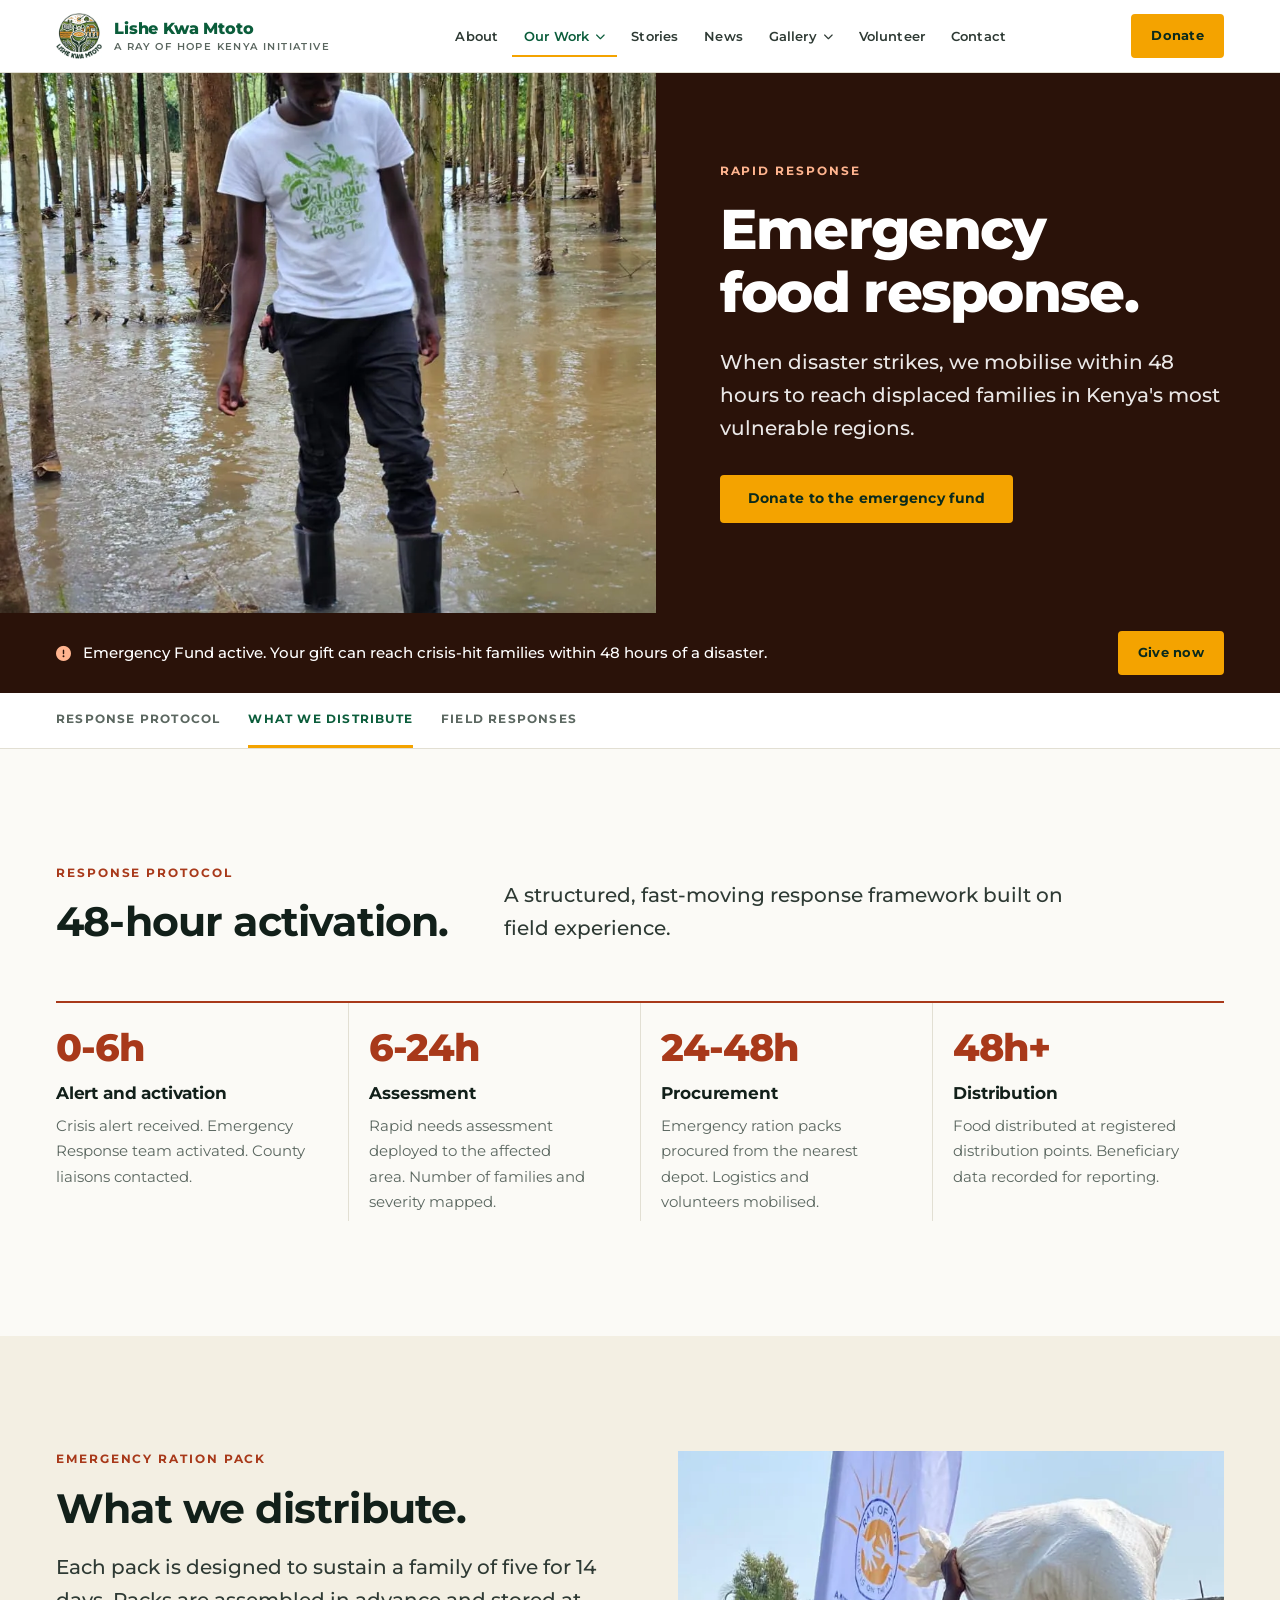
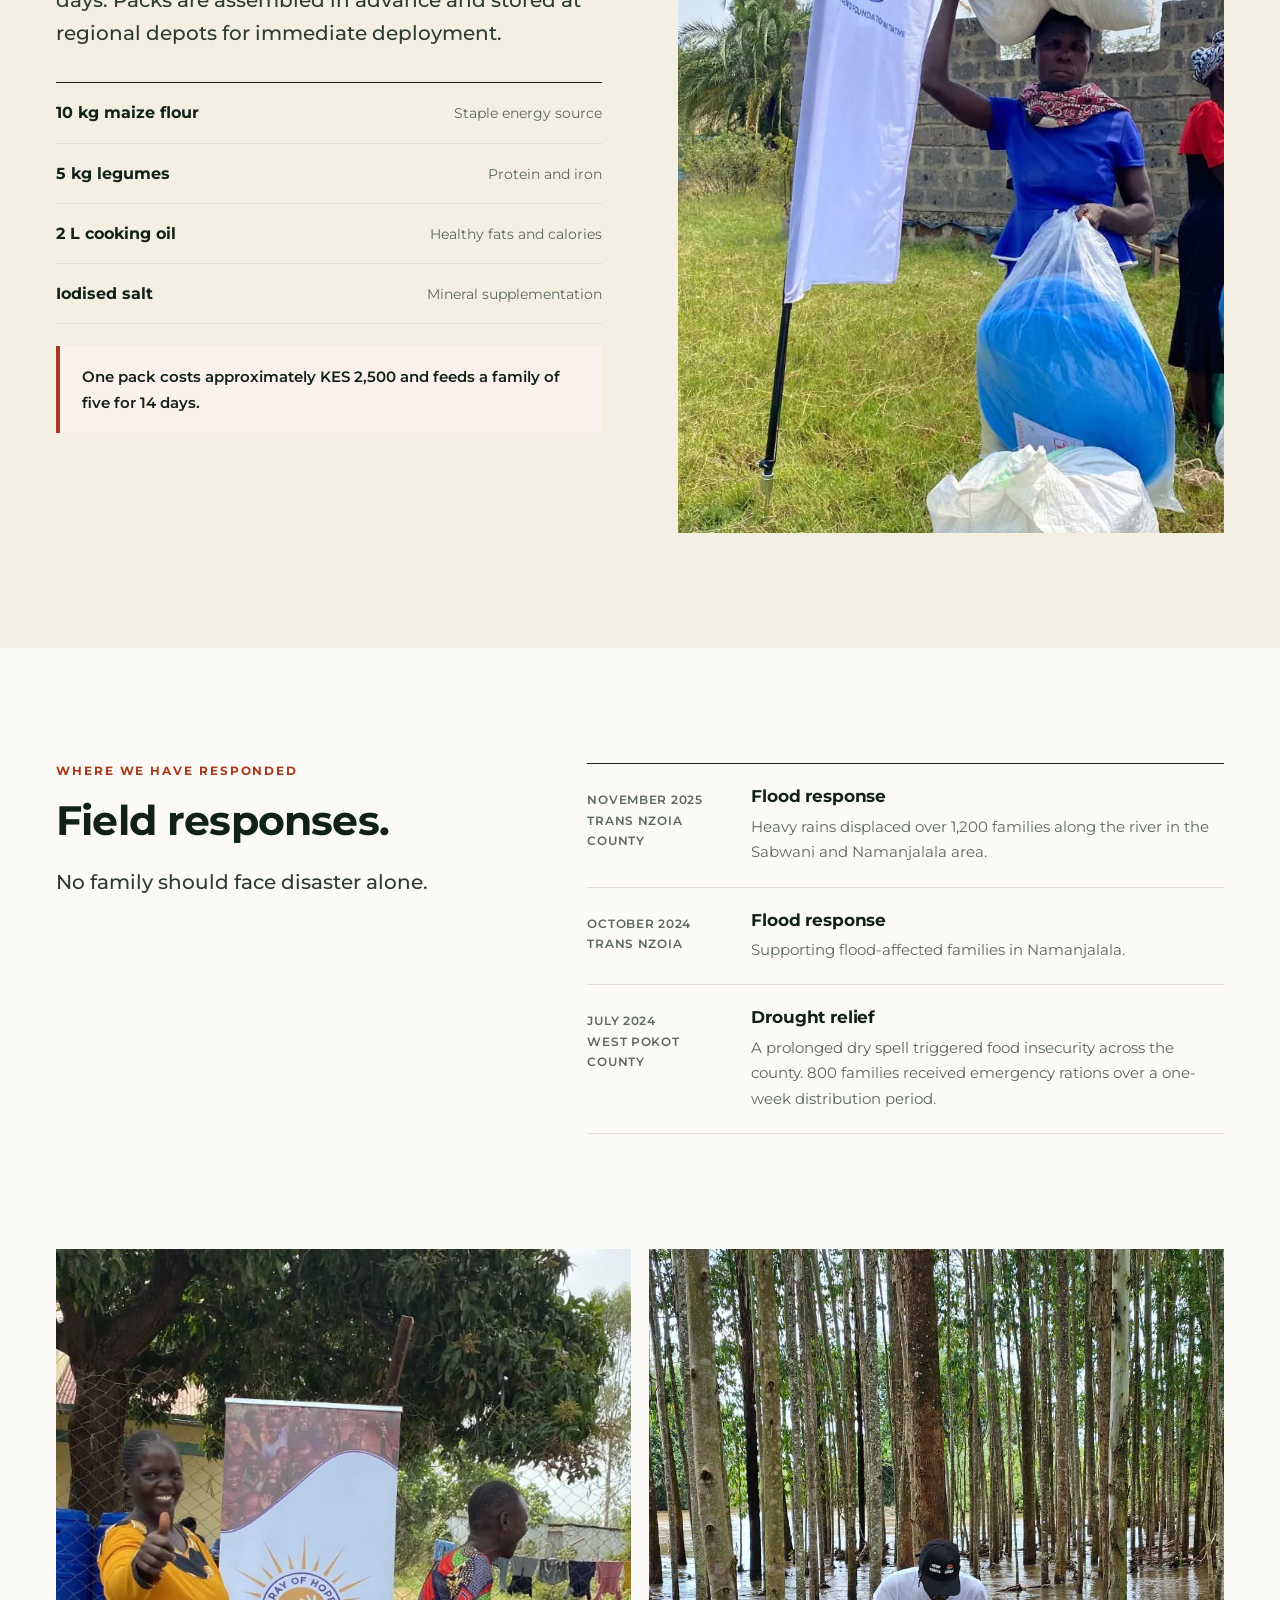
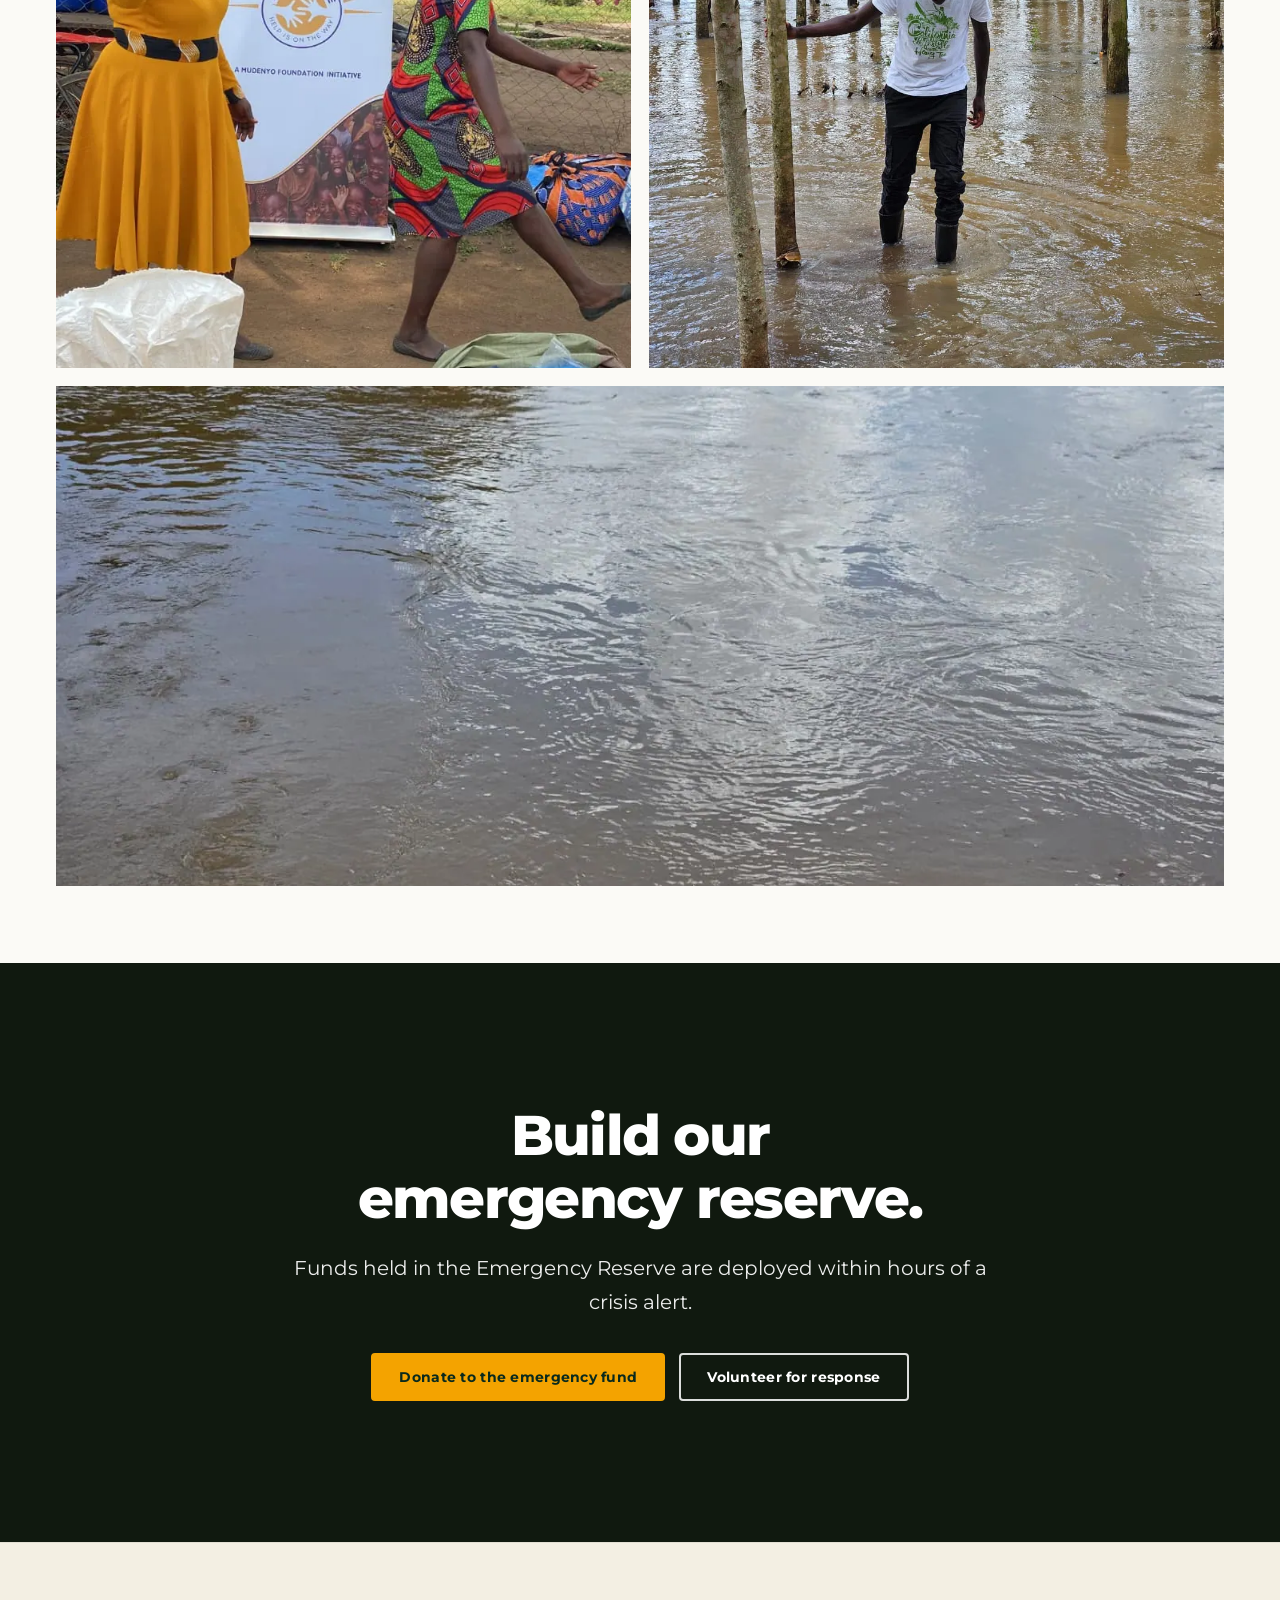
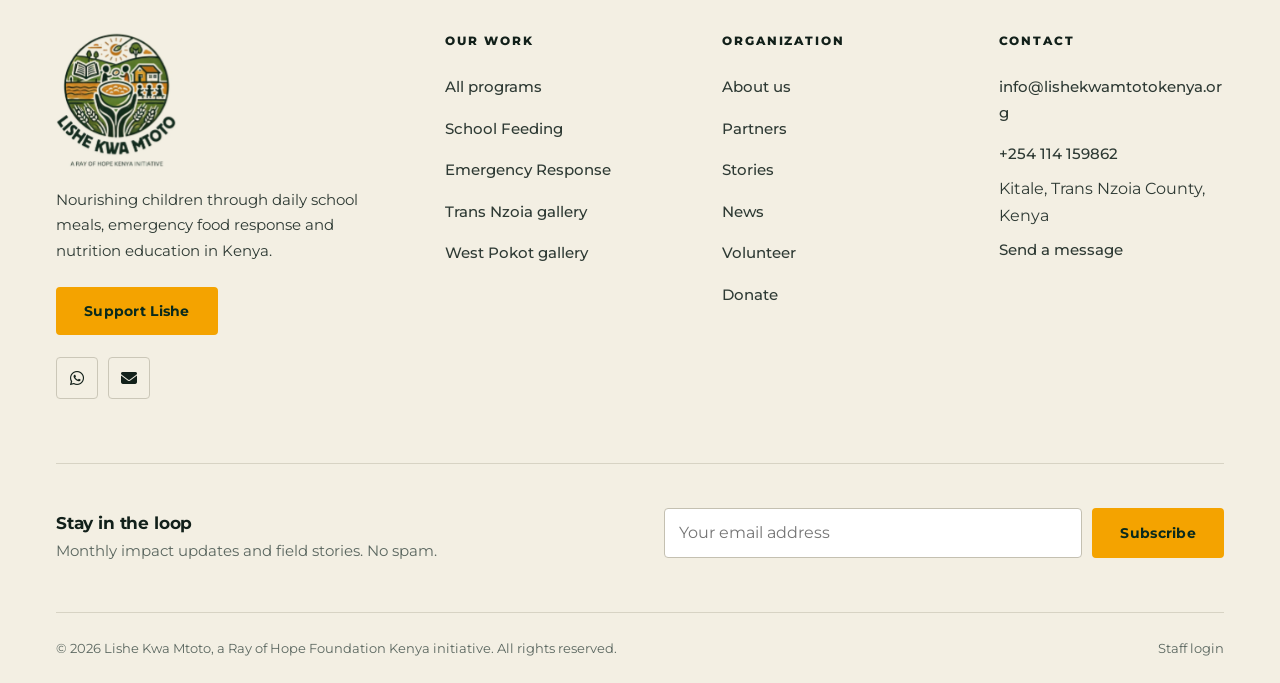
<file: emergency.html>
<!DOCTYPE html>
<html lang="en">
<head>
<meta charset="utf-8">
<meta name="viewport" content="width=device-width, initial-scale=1">
<title>Emergency Food Response | 48-Hour Activation in Kenya</title>
<meta name="description" content="Lishe Kwa Mtoto mobilises emergency food packs within 48 hours of floods, drought or displacement in Kenya. See the response timeline, ration packs and how to give.">
<meta name="robots" content="index,follow">
<link rel="canonical" href="https://lishekwamtotokenya.org/emergency.html">
<meta name="theme-color" content="#0b5d3b">
<meta property="og:type" content="website">
<meta property="og:site_name" content="Lishe Kwa Mtoto">
<meta property="og:title" content="Emergency Food Response | 48-Hour Activation in Kenya">
<meta property="og:description" content="Lishe Kwa Mtoto mobilises emergency food packs within 48 hours of floods, drought or displacement in Kenya. See the response timeline, ration packs and how to give.">
<meta property="og:url" content="https://lishekwamtotokenya.org/emergency.html">
<meta property="og:image" content="https://lishekwamtotokenya.org/img/og-lishe.jpg">
<meta property="og:image:width" content="1200">
<meta property="og:image:height" content="630">
<meta name="twitter:card" content="summary_large_image">
<meta name="twitter:title" content="Emergency Food Response | 48-Hour Activation in Kenya">
<meta name="twitter:description" content="Lishe Kwa Mtoto mobilises emergency food packs within 48 hours of floods, drought or displacement in Kenya. See the response timeline, ration packs and how to give.">
<meta name="twitter:image" content="https://lishekwamtotokenya.org/img/og-lishe.jpg">
<link rel="icon" href="favicon.png" type="image/png">
<link rel="apple-touch-icon" href="apple-touch-icon.png">
<link rel="preconnect" href="https://fonts.googleapis.com">
<link rel="preconnect" href="https://fonts.gstatic.com" crossorigin>
<link rel="preconnect" href="https://cdnjs.cloudflare.com" crossorigin>
<link href="https://fonts.googleapis.com/css2?family=Montserrat:wght@400;500;600;700;800&display=swap" rel="stylesheet">
<link rel="stylesheet" href="https://cdnjs.cloudflare.com/ajax/libs/font-awesome/6.5.0/css/all.min.css">
<link rel="stylesheet" href="style.css">

</head>
<body>
<a class="skip-link" href="#main">Skip to main content</a>
<header class="site-header">
  <div class="container container--wide site-header__inner">
    <a class="brand" href="index.html" aria-label="Lishe Kwa Mtoto home">
      <img src="img/brand/lishe-mark.webp" alt="" width="46" height="46">
      <span class="brand__name">Lishe Kwa Mtoto<small>A Ray of Hope Kenya Initiative</small></span>
    </a>
    <nav class="nav" aria-label="Primary"><a class="nav__link" href="about.html">About</a><div class="nav__item is-current"><button class="nav__trigger" type="button" aria-expanded="false" aria-haspopup="true">Our Work<i class="fa-solid fa-chevron-down" aria-hidden="true"></i></button><div class="nav__menu"><a href="programs.html">All Programs</a><a href="school-feeding.html">School Feeding</a><a href="emergency.html" aria-current="page">Emergency Response</a></div></div><a class="nav__link" href="stories.html">Stories</a><a class="nav__link" href="blog.html">News</a><div class="nav__item"><button class="nav__trigger" type="button" aria-expanded="false" aria-haspopup="true">Gallery<i class="fa-solid fa-chevron-down" aria-hidden="true"></i></button><div class="nav__menu"><a href="gallery-transnzoia.html">Trans Nzoia County</a><a href="gallery-westpokot.html">West Pokot County</a></div></div><a class="nav__link" href="volunteer.html">Volunteer</a><a class="nav__link" href="contact.html">Contact</a></nav>
    <div class="header-actions">
      <a class="btn btn--primary btn--sm" href="donate.html">Donate</a>
      <button class="nav-toggle" id="navToggle" type="button" aria-expanded="false" aria-controls="mobileNav" aria-label="Open menu"><i class="fa-solid fa-bars" aria-hidden="true"></i></button>
    </div>
  </div>
</header>
<nav class="mobile-nav" id="mobileNav" aria-label="Mobile"><a href="index.html">Home</a><a href="about.html">About</a><a href="programs.html">Our Work</a><a class="is-sub" href="school-feeding.html">School Feeding</a><a class="is-sub" href="emergency.html">Emergency Response</a><a href="stories.html">Stories</a><a href="blog.html">News</a><a href="gallery-transnzoia.html">Trans Nzoia Gallery</a><a href="gallery-westpokot.html">West Pokot Gallery</a><a href="volunteer.html">Volunteer</a><a href="contact.html">Contact</a><a class="btn btn--primary btn--block" href="donate.html">Donate</a></nav>
<main id="main">

<section class="shero shero--reverse shero--dark on-dark">
  <div class="shero__grid">
    <div class="shero__text">
      <span class="eyebrow">Rapid response</span>
      <h1>Emergency food response.</h1>
      <p class="lead">When disaster strikes, we mobilise within 48 hours to reach displaced families in Kenya's most vulnerable regions.</p>
      <div class="btn-row"><a class="btn btn--primary" href="donate.html">Donate to the emergency fund</a></div>
    </div>
    <div class="shero__media"><img src="img/em/img-20251109-wa0082.webp" srcset="img/em/img-20251109-wa0082-800.webp 600w, img/em/img-20251109-wa0082.webp 960w" sizes="(min-width:900px) 52vw, 100vw" width="960" height="1280" alt="A field worker in waterproof boots stands in floodwater among tall trees" decoding="async" fetchpriority="high" style="object-position:50% 50%"></div>
  </div>
</section>

<div class="em-strip on-dark"><div class="container">
  <p><i class="fa-solid fa-circle-exclamation" aria-hidden="true"></i>Emergency Fund active. Your gift can reach crisis-hit families within 48 hours of a disaster.</p>
  <a class="btn btn--primary btn--sm" href="donate.html">Give now</a>
</div></div>

<nav class="subnav" aria-label="On this page"><div class="container"><ul><li><a href="#protocol">Response protocol</a></li><li><a href="#distribution">What we distribute</a></li><li><a href="#responses">Field responses</a></li></ul></div></nav>

<section class="section" id="protocol" aria-labelledby="proto-h">
  <div class="container">
    <div class="head">
      <div><span class="eyebrow" style="color:var(--alert)">Response protocol</span><h2 id="proto-h">48-hour activation.</h2></div>
      <p class="lead">A structured, fast-moving response framework built on field experience.</p>
    </div>
    <div class="phases"><div class="phase reveal" style="--d:0.0s"><span class="phase__time">0-6h</span><h3>Alert and activation</h3><p>Crisis alert received. Emergency Response team activated. County liaisons contacted.</p></div><div class="phase reveal" style="--d:0.08s"><span class="phase__time">6-24h</span><h3>Assessment</h3><p>Rapid needs assessment deployed to the affected area. Number of families and severity mapped.</p></div><div class="phase reveal" style="--d:0.16s"><span class="phase__time">24-48h</span><h3>Procurement</h3><p>Emergency ration packs procured from the nearest depot. Logistics and volunteers mobilised.</p></div><div class="phase reveal" style="--d:0.24s"><span class="phase__time">48h+</span><h3>Distribution</h3><p>Food distributed at registered distribution points. Beneficiary data recorded for reporting.</p></div></div>
  </div>
</section>

<section class="section section--sand" id="distribution" aria-labelledby="dist-h">
  <div class="container">
    <div class="split split--top">
      <div class="reveal">
        <span class="eyebrow" style="color:var(--alert)">Emergency ration pack</span>
        <h2 id="dist-h" style="margin-bottom:20px">What we distribute.</h2>
        <p class="lead">Each pack is designed to sustain a family of five for 14 days. Packs are assembled in advance and stored at regional depots for immediate deployment.</p>
        <ul class="ration" style="margin-top:32px">
          <li><strong>10 kg maize flour</strong><span>Staple energy source</span></li>
          <li><strong>5 kg legumes</strong><span>Protein and iron</span></li>
          <li><strong>2 L cooking oil</strong><span>Healthy fats and calories</span></li>
          <li><strong>Iodised salt</strong><span>Mineral supplementation</span></li>
        </ul>
        <p class="note-line">One pack costs approximately KES 2,500 and feeds a family of five for 14 days.</p>
      </div>
      <div class="reveal" style="--d:.1s">
        <div class="media " style="--ar:4/5;--pos:50% 35%"><img src="img/em/img-20251108-wa0090.webp" srcset="img/em/img-20251108-wa0090-800.webp 450w, img/em/img-20251108-wa0090.webp 720w" sizes="(min-width:900px) 40vw, 100vw" width="720" height="1280" alt="A woman carries a sack of food on her head beside a Lishe banner" decoding="async" loading="lazy"></div>
      </div>
    </div>
  </div>
</section>

<section class="section" id="responses" aria-labelledby="where-h">
  <div class="container">
    <div class="split split--wide-text split--top">
      <div class="sticky-col reveal">
        <span class="eyebrow" style="color:var(--alert)">Where we have responded</span>
        <h2 id="where-h">Field responses.</h2>
        <p class="lead" style="margin-top:20px">No family should face disaster alone.</p>
      </div>
      <div class="reveal" style="--d:.1s">
        <div class="incident"><span class="meta">November 2025<br>Trans Nzoia County</span><div><h3>Flood response</h3><p>Heavy rains displaced over 1,200 families along the river in the Sabwani and Namanjalala area.</p></div></div>
        <div class="incident"><span class="meta">October 2024<br>Trans Nzoia</span><div><h3>Flood response</h3><p>Supporting flood-affected families in Namanjalala.</p></div></div>
        <div class="incident"><span class="meta">July 2024<br>West Pokot County</span><div><h3>Drought relief</h3><p>A prolonged dry spell triggered food insecurity across the county. 800 families received emergency rations over a one-week distribution period.</p></div></div>
      </div>
    </div>
  </div>
</section>

<section class="section--sm" style="padding-top:0" aria-label="Field photographs">
  <div class="container">
    <div class="field-grid">
      <div class="reveal"><div class="media " style="--ar:4/5;--pos:50% 30%"><img src="img/em/img-20251108-wa0089.webp" srcset="img/em/img-20251108-wa0089-800.webp 450w, img/em/img-20251108-wa0089.webp 720w" sizes="(min-width:900px) 50vw, 100vw" width="720" height="1280" alt="A community leader speaks to a gathering beside bags of food" decoding="async" loading="lazy"></div></div>
      <div class="reveal" style="--d:.08s"><div class="media " style="--ar:4/5;--pos:50% 40%"><img src="img/em/img-20251109-wa0083.webp" srcset="img/em/img-20251109-wa0083-800.webp 600w, img/em/img-20251109-wa0083.webp 960w" sizes="(min-width:900px) 50vw, 100vw" width="960" height="1280" alt="A field worker wades through floodwater" decoding="async" loading="lazy"></div></div>
      <div class="reveal"><div class="media " style="--ar:21/9;--pos:50% 50%"><img src="img/em/img-20251109-wa0071.webp" srcset="img/em/img-20251109-wa0071-800.webp 800w, img/em/img-20251109-wa0071.webp 1280w" sizes="100vw" width="1280" height="960" alt="River floodwater covering the land" decoding="async" loading="lazy"></div></div>
    </div>
  </div>
</section>

<section class="cta on-dark" style="background:#2a1209">
  <div class="container">
    <h2>Build our emergency reserve.</h2>
    <p>Funds held in the Emergency Reserve are deployed within hours of a crisis alert.</p>
    <div class="btn-row"><a class="btn btn--primary" href="donate.html">Donate to the emergency fund</a><a class="btn btn--secondary btn--light" href="volunteer.html">Volunteer for response</a></div>
  </div>
</section>

</main>
<footer class="site-footer">
  <div class="container container--wide">
    <div class="footer__top">
      <div class="footer__brand">
        <img src="img/brand/lishe-logo.webp" alt="Lishe Kwa Mtoto, a Ray of Hope Kenya Initiative" width="120" height="134" loading="lazy">
        <p>Nourishing children through daily school meals, emergency food response and nutrition education in Kenya.</p>
        <a class="btn btn--primary" href="donate.html">Support Lishe</a>
        <div class="social"><a href="https://wa.me/254114159862" target="_blank" rel="noopener" aria-label="WhatsApp"><i class="fa-brands fa-whatsapp" aria-hidden="true"></i></a><a href="mailto:info@lishekwamtotokenya.org" aria-label="Email"><i class="fa-solid fa-envelope" aria-hidden="true"></i></a></div>
      </div>
      <nav class="footer__col" aria-label="Programs">
        <h4>Our work</h4>
        <ul>
          <li><a href="programs.html">All programs</a></li>
          <li><a href="school-feeding.html">School Feeding</a></li>
          <li><a href="emergency.html">Emergency Response</a></li>
          <li><a href="gallery-transnzoia.html">Trans Nzoia gallery</a></li>
          <li><a href="gallery-westpokot.html">West Pokot gallery</a></li>
        </ul>
      </nav>
      <nav class="footer__col" aria-label="Organization">
        <h4>Organization</h4>
        <ul>
          <li><a href="about.html">About us</a></li>
          <li><a href="about.html#partners">Partners</a></li>
          <li><a href="stories.html">Stories</a></li>
          <li><a href="blog.html">News</a></li>
          <li><a href="volunteer.html">Volunteer</a></li>
          <li><a href="donate.html">Donate</a></li>
        </ul>
      </nav>
      <div class="footer__col">
        <h4>Contact</h4>
        <address>
          <ul>
            <li><a href="mailto:info@lishekwamtotokenya.org">info@lishekwamtotokenya.org</a></li>
            <li><a href="tel:+254114159862">+254 114 159862</a></li>
            <li>Kitale, Trans Nzoia County, Kenya</li>
            <li><a href="contact.html">Send a message</a></li>
          </ul>
        </address>
      </div>
    </div>
    <div class="footer__news">
      <div><h4>Stay in the loop</h4><p>Monthly impact updates and field stories. No spam.</p></div>
      <form data-newsletter novalidate>
        <label class="sr-only" for="fnEmail">Email address</label>
        <input type="email" id="fnEmail" placeholder="Your email address" autocomplete="email" required>
        <button class="btn btn--primary" type="submit">Subscribe</button>
        <p class="form-status" role="status"></p>
      </form>
    </div>
    <div class="footer__bottom">
      <span>&copy; 2026 Lishe Kwa Mtoto, a Ray of Hope Foundation Kenya initiative. All rights reserved.</span>
      <ul><li><a href="admin-login.html">Staff login</a></li></ul>
    </div>
  </div>
</footer>
<script src="firebase-init.js" defer></script>
<script src="shared.js" defer></script>

</body>
</html>
</file>
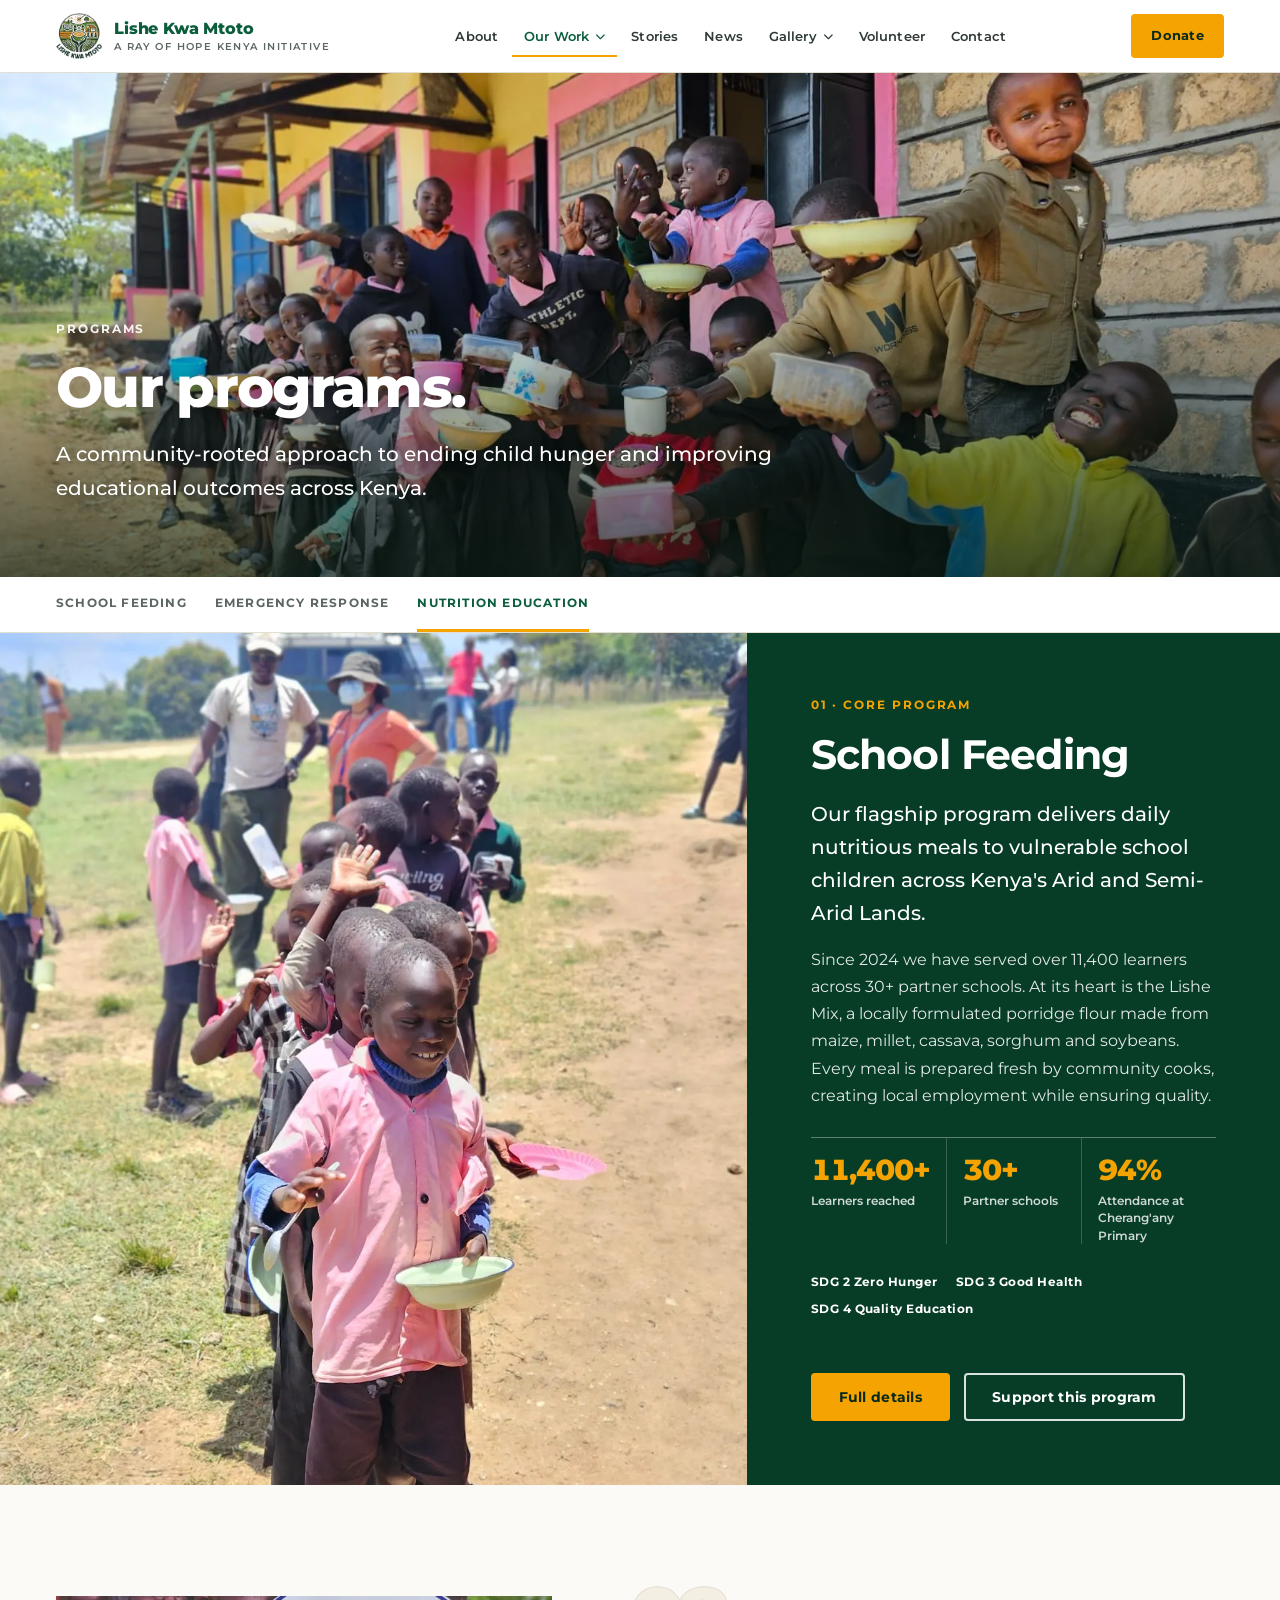
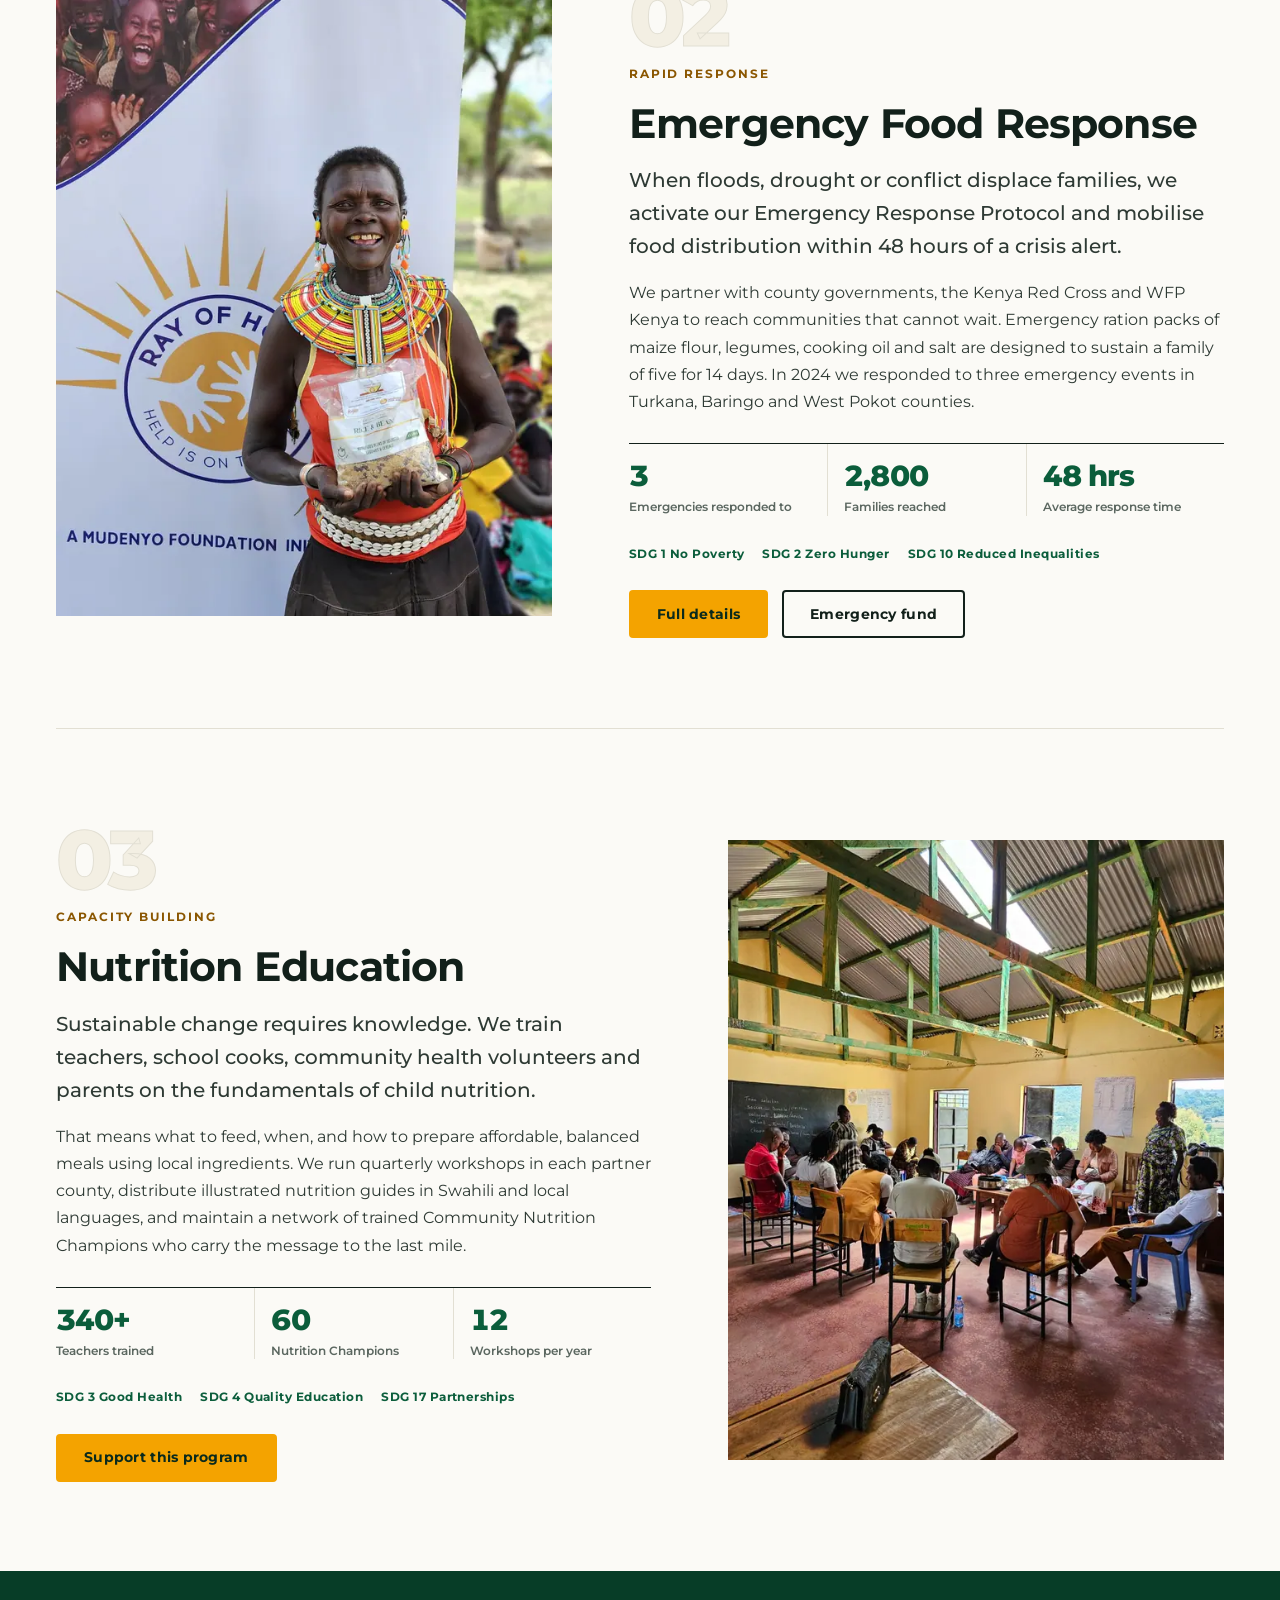
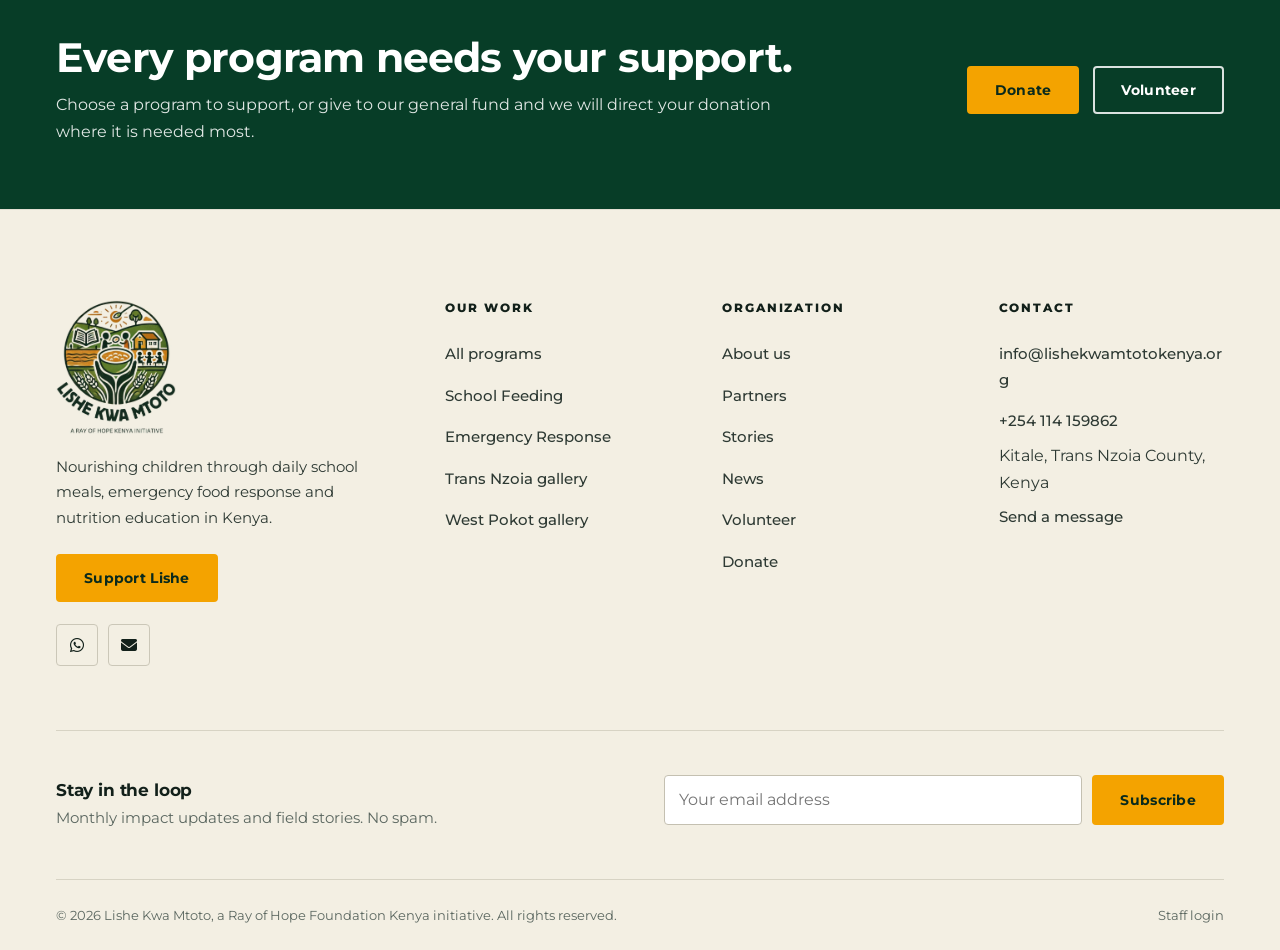
<file: programs.html>
<!DOCTYPE html>
<html lang="en">
<head>
<meta charset="utf-8">
<meta name="viewport" content="width=device-width, initial-scale=1">
<title>Programs | School Feeding, Emergency Response and Nutrition Education</title>
<meta name="description" content="Explore Lishe Kwa Mtoto programs: daily school feeding with the Lishe Mix, 48-hour emergency food response, and nutrition education for teachers, cooks and parents in Kenya.">
<meta name="robots" content="index,follow">
<link rel="canonical" href="https://lishekwamtotokenya.org/programs.html">
<meta name="theme-color" content="#0b5d3b">
<meta property="og:type" content="website">
<meta property="og:site_name" content="Lishe Kwa Mtoto">
<meta property="og:title" content="Programs | School Feeding, Emergency Response and Nutrition Education">
<meta property="og:description" content="Explore Lishe Kwa Mtoto programs: daily school feeding with the Lishe Mix, 48-hour emergency food response, and nutrition education for teachers, cooks and parents in Kenya.">
<meta property="og:url" content="https://lishekwamtotokenya.org/programs.html">
<meta property="og:image" content="https://lishekwamtotokenya.org/img/og-lishe.jpg">
<meta property="og:image:width" content="1200">
<meta property="og:image:height" content="630">
<meta name="twitter:card" content="summary_large_image">
<meta name="twitter:title" content="Programs | School Feeding, Emergency Response and Nutrition Education">
<meta name="twitter:description" content="Explore Lishe Kwa Mtoto programs: daily school feeding with the Lishe Mix, 48-hour emergency food response, and nutrition education for teachers, cooks and parents in Kenya.">
<meta name="twitter:image" content="https://lishekwamtotokenya.org/img/og-lishe.jpg">
<link rel="icon" href="favicon.png" type="image/png">
<link rel="apple-touch-icon" href="apple-touch-icon.png">
<link rel="preconnect" href="https://fonts.googleapis.com">
<link rel="preconnect" href="https://fonts.gstatic.com" crossorigin>
<link rel="preconnect" href="https://cdnjs.cloudflare.com" crossorigin>
<link href="https://fonts.googleapis.com/css2?family=Montserrat:wght@400;500;600;700;800&display=swap" rel="stylesheet">
<link rel="stylesheet" href="https://cdnjs.cloudflare.com/ajax/libs/font-awesome/6.5.0/css/all.min.css">
<link rel="stylesheet" href="style.css">

</head>
<body>
<a class="skip-link" href="#main">Skip to main content</a>
<header class="site-header">
  <div class="container container--wide site-header__inner">
    <a class="brand" href="index.html" aria-label="Lishe Kwa Mtoto home">
      <img src="img/brand/lishe-mark.webp" alt="" width="46" height="46">
      <span class="brand__name">Lishe Kwa Mtoto<small>A Ray of Hope Kenya Initiative</small></span>
    </a>
    <nav class="nav" aria-label="Primary"><a class="nav__link" href="about.html">About</a><div class="nav__item is-current"><button class="nav__trigger" type="button" aria-expanded="false" aria-haspopup="true">Our Work<i class="fa-solid fa-chevron-down" aria-hidden="true"></i></button><div class="nav__menu"><a href="programs.html" aria-current="page">All Programs</a><a href="school-feeding.html">School Feeding</a><a href="emergency.html">Emergency Response</a></div></div><a class="nav__link" href="stories.html">Stories</a><a class="nav__link" href="blog.html">News</a><div class="nav__item"><button class="nav__trigger" type="button" aria-expanded="false" aria-haspopup="true">Gallery<i class="fa-solid fa-chevron-down" aria-hidden="true"></i></button><div class="nav__menu"><a href="gallery-transnzoia.html">Trans Nzoia County</a><a href="gallery-westpokot.html">West Pokot County</a></div></div><a class="nav__link" href="volunteer.html">Volunteer</a><a class="nav__link" href="contact.html">Contact</a></nav>
    <div class="header-actions">
      <a class="btn btn--primary btn--sm" href="donate.html">Donate</a>
      <button class="nav-toggle" id="navToggle" type="button" aria-expanded="false" aria-controls="mobileNav" aria-label="Open menu"><i class="fa-solid fa-bars" aria-hidden="true"></i></button>
    </div>
  </div>
</header>
<nav class="mobile-nav" id="mobileNav" aria-label="Mobile"><a href="index.html">Home</a><a href="about.html">About</a><a href="programs.html">Our Work</a><a class="is-sub" href="school-feeding.html">School Feeding</a><a class="is-sub" href="emergency.html">Emergency Response</a><a href="stories.html">Stories</a><a href="blog.html">News</a><a href="gallery-transnzoia.html">Trans Nzoia Gallery</a><a href="gallery-westpokot.html">West Pokot Gallery</a><a href="volunteer.html">Volunteer</a><a href="contact.html">Contact</a><a class="btn btn--primary btn--block" href="donate.html">Donate</a></nav>
<main id="main">

<section class="phero">
  <img src="img/west/simitei-1.webp" srcset="img/west/simitei-1-800.webp 800w, img/west/simitei-1.webp 1600w" sizes="100vw" width="1600" height="1200" alt="A long line of schoolchildren seated along a wall, eating from colourful bowls" decoding="async" fetchpriority="high" style="object-position:50% 40%" class="phero__img">
  <div class="phero__content"><div class="container">
    <span class="eyebrow">Programs</span>
    <h1>Our programs.</h1>
    <p class="phero__sub">A community-rooted approach to ending child hunger and improving educational outcomes across Kenya.</p>
    
  </div></div>
</section>

<nav class="subnav" aria-label="On this page"><div class="container"><ul><li><a href="#school-feeding">School Feeding</a></li><li><a href="#emergency">Emergency Response</a></li><li><a href="#nutrition">Nutrition Education</a></li></ul></div></nav>

<section class="feature feature--tall on-dark" id="school-feeding" aria-labelledby="sf-h">
  <div class="feature__media"><img src="img/west/t-22.webp" srcset="img/west/t-22-800.webp 600w, img/west/t-22.webp 1200w" sizes="(min-width:900px) 58vw, 100vw" width="1200" height="1600" alt="A schoolgirl in a pink shirt holds a bowl in a line of children" decoding="async" loading="lazy" style="object-position:50% 38%"></div>
  <div class="feature__body">
    <span class="eyebrow">01 &middot; Core program</span>
    <h2 id="sf-h">School Feeding</h2>
    <p class="lead">Our flagship program delivers daily nutritious meals to vulnerable school children across Kenya's Arid and Semi-Arid Lands.</p>
    <p style="margin-top:16px">Since 2024 we have served over 11,400 learners across 30+ partner schools. At its heart is the Lishe Mix, a locally formulated porridge flour made from maize, millet, cassava, sorghum and soybeans. Every meal is prepared fresh by community cooks, creating local employment while ensuring quality.</p>
    <div class="kpis"><div class="kpi"><strong>11,400+</strong><span>Learners reached</span></div><div class="kpi"><strong>30+</strong><span>Partner schools</span></div><div class="kpi"><strong>94%</strong><span>Attendance at Cherang'any Primary</span></div></div>
    <div class="tags"><span>SDG 2 Zero Hunger</span><span>SDG 3 Good Health</span><span>SDG 4 Quality Education</span></div>
    <div class="btn-row"><a class="btn btn--primary" href="school-feeding.html">Full details</a><a class="btn btn--secondary btn--light" href="donate.html">Support this program</a></div>
  </div>
</section>

<div class="container">
  <article class="prog-row" id="emergency" aria-labelledby="em-h">
    <div class="prog-row__media reveal"><div class="media media--zoom" style="--ar:4/5;--pos:50% 25%"><img src="img/em/women-1.webp" srcset="img/em/women-1-800.webp 600w, img/em/women-1.webp 1200w" sizes="(min-width:900px) 42vw, 100vw" width="1200" height="1600" alt="A woman in traditional beaded jewellery holds a packet of food in front of a Ray of Hope banner" decoding="async" loading="lazy"></div></div>
    <div class="reveal" style="--d:.1s">
      <span class="prog-row__no" aria-hidden="true">02</span>
      <span class="eyebrow">Rapid response</span>
      <h2 id="em-h">Emergency Food Response</h2>
      <p class="lead">When floods, drought or conflict displace families, we activate our Emergency Response Protocol and mobilise food distribution within 48 hours of a crisis alert.</p>
      <p style="margin-top:16px;max-width:60ch">We partner with county governments, the Kenya Red Cross and WFP Kenya to reach communities that cannot wait. Emergency ration packs of maize flour, legumes, cooking oil and salt are designed to sustain a family of five for 14 days. In 2024 we responded to three emergency events in Turkana, Baringo and West Pokot counties.</p>
      <div class="kpis"><div class="kpi"><strong>3</strong><span>Emergencies responded to</span></div><div class="kpi"><strong>2,800</strong><span>Families reached</span></div><div class="kpi"><strong>48 hrs</strong><span>Average response time</span></div></div>
      <div class="tags"><span>SDG 1 No Poverty</span><span>SDG 2 Zero Hunger</span><span>SDG 10 Reduced Inequalities</span></div>
      <div class="btn-row"><a class="btn btn--primary" href="emergency.html">Full details</a><a class="btn btn--secondary" href="donate.html">Emergency fund</a></div>
    </div>
  </article>

  <article class="prog-row prog-row--reverse" id="nutrition" aria-labelledby="ne-h" style="border-bottom:0">
    <div class="prog-row__media reveal"><div class="media media--zoom" style="--ar:4/5;--pos:50% 50%"><img src="img/west/simitei-8.webp" srcset="img/west/simitei-8-800.webp 600w, img/west/simitei-8.webp 1200w" sizes="(min-width:900px) 42vw, 100vw" width="1200" height="1600" alt="Community members gathered in a hall for a workshop" decoding="async" loading="lazy"></div></div>
    <div class="reveal" style="--d:.1s">
      <span class="prog-row__no" aria-hidden="true">03</span>
      <span class="eyebrow">Capacity building</span>
      <h2 id="ne-h">Nutrition Education</h2>
      <p class="lead">Sustainable change requires knowledge. We train teachers, school cooks, community health volunteers and parents on the fundamentals of child nutrition.</p>
      <p style="margin-top:16px;max-width:60ch">That means what to feed, when, and how to prepare affordable, balanced meals using local ingredients. We run quarterly workshops in each partner county, distribute illustrated nutrition guides in Swahili and local languages, and maintain a network of trained Community Nutrition Champions who carry the message to the last mile.</p>
      <div class="kpis"><div class="kpi"><strong>340+</strong><span>Teachers trained</span></div><div class="kpi"><strong>60</strong><span>Nutrition Champions</span></div><div class="kpi"><strong>12</strong><span>Workshops per year</span></div></div>
      <div class="tags"><span>SDG 3 Good Health</span><span>SDG 4 Quality Education</span><span>SDG 17 Partnerships</span></div>
      <div class="btn-row"><a class="btn btn--primary" href="donate.html">Support this program</a></div>
    </div>
  </article>
</div>

<section class="cta-bar on-dark">
  <div class="container"><div class="cta-bar__inner">
    <div><h2>Every program needs your support.</h2><p>Choose a program to support, or give to our general fund and we will direct your donation where it is needed most.</p></div>
    <div class="btn-row"><a class="btn btn--primary" href="donate.html">Donate</a><a class="btn btn--secondary btn--light" href="volunteer.html">Volunteer</a></div>
  </div></div>
</section>

</main>
<footer class="site-footer">
  <div class="container container--wide">
    <div class="footer__top">
      <div class="footer__brand">
        <img src="img/brand/lishe-logo.webp" alt="Lishe Kwa Mtoto, a Ray of Hope Kenya Initiative" width="120" height="134" loading="lazy">
        <p>Nourishing children through daily school meals, emergency food response and nutrition education in Kenya.</p>
        <a class="btn btn--primary" href="donate.html">Support Lishe</a>
        <div class="social"><a href="https://wa.me/254114159862" target="_blank" rel="noopener" aria-label="WhatsApp"><i class="fa-brands fa-whatsapp" aria-hidden="true"></i></a><a href="mailto:info@lishekwamtotokenya.org" aria-label="Email"><i class="fa-solid fa-envelope" aria-hidden="true"></i></a></div>
      </div>
      <nav class="footer__col" aria-label="Programs">
        <h4>Our work</h4>
        <ul>
          <li><a href="programs.html">All programs</a></li>
          <li><a href="school-feeding.html">School Feeding</a></li>
          <li><a href="emergency.html">Emergency Response</a></li>
          <li><a href="gallery-transnzoia.html">Trans Nzoia gallery</a></li>
          <li><a href="gallery-westpokot.html">West Pokot gallery</a></li>
        </ul>
      </nav>
      <nav class="footer__col" aria-label="Organization">
        <h4>Organization</h4>
        <ul>
          <li><a href="about.html">About us</a></li>
          <li><a href="about.html#partners">Partners</a></li>
          <li><a href="stories.html">Stories</a></li>
          <li><a href="blog.html">News</a></li>
          <li><a href="volunteer.html">Volunteer</a></li>
          <li><a href="donate.html">Donate</a></li>
        </ul>
      </nav>
      <div class="footer__col">
        <h4>Contact</h4>
        <address>
          <ul>
            <li><a href="mailto:info@lishekwamtotokenya.org">info@lishekwamtotokenya.org</a></li>
            <li><a href="tel:+254114159862">+254 114 159862</a></li>
            <li>Kitale, Trans Nzoia County, Kenya</li>
            <li><a href="contact.html">Send a message</a></li>
          </ul>
        </address>
      </div>
    </div>
    <div class="footer__news">
      <div><h4>Stay in the loop</h4><p>Monthly impact updates and field stories. No spam.</p></div>
      <form data-newsletter novalidate>
        <label class="sr-only" for="fnEmail">Email address</label>
        <input type="email" id="fnEmail" placeholder="Your email address" autocomplete="email" required>
        <button class="btn btn--primary" type="submit">Subscribe</button>
        <p class="form-status" role="status"></p>
      </form>
    </div>
    <div class="footer__bottom">
      <span>&copy; 2026 Lishe Kwa Mtoto, a Ray of Hope Foundation Kenya initiative. All rights reserved.</span>
      <ul><li><a href="admin-login.html">Staff login</a></li></ul>
    </div>
  </div>
</footer>
<script src="firebase-init.js" defer></script>
<script src="shared.js" defer></script>

</body>
</html>
</file>
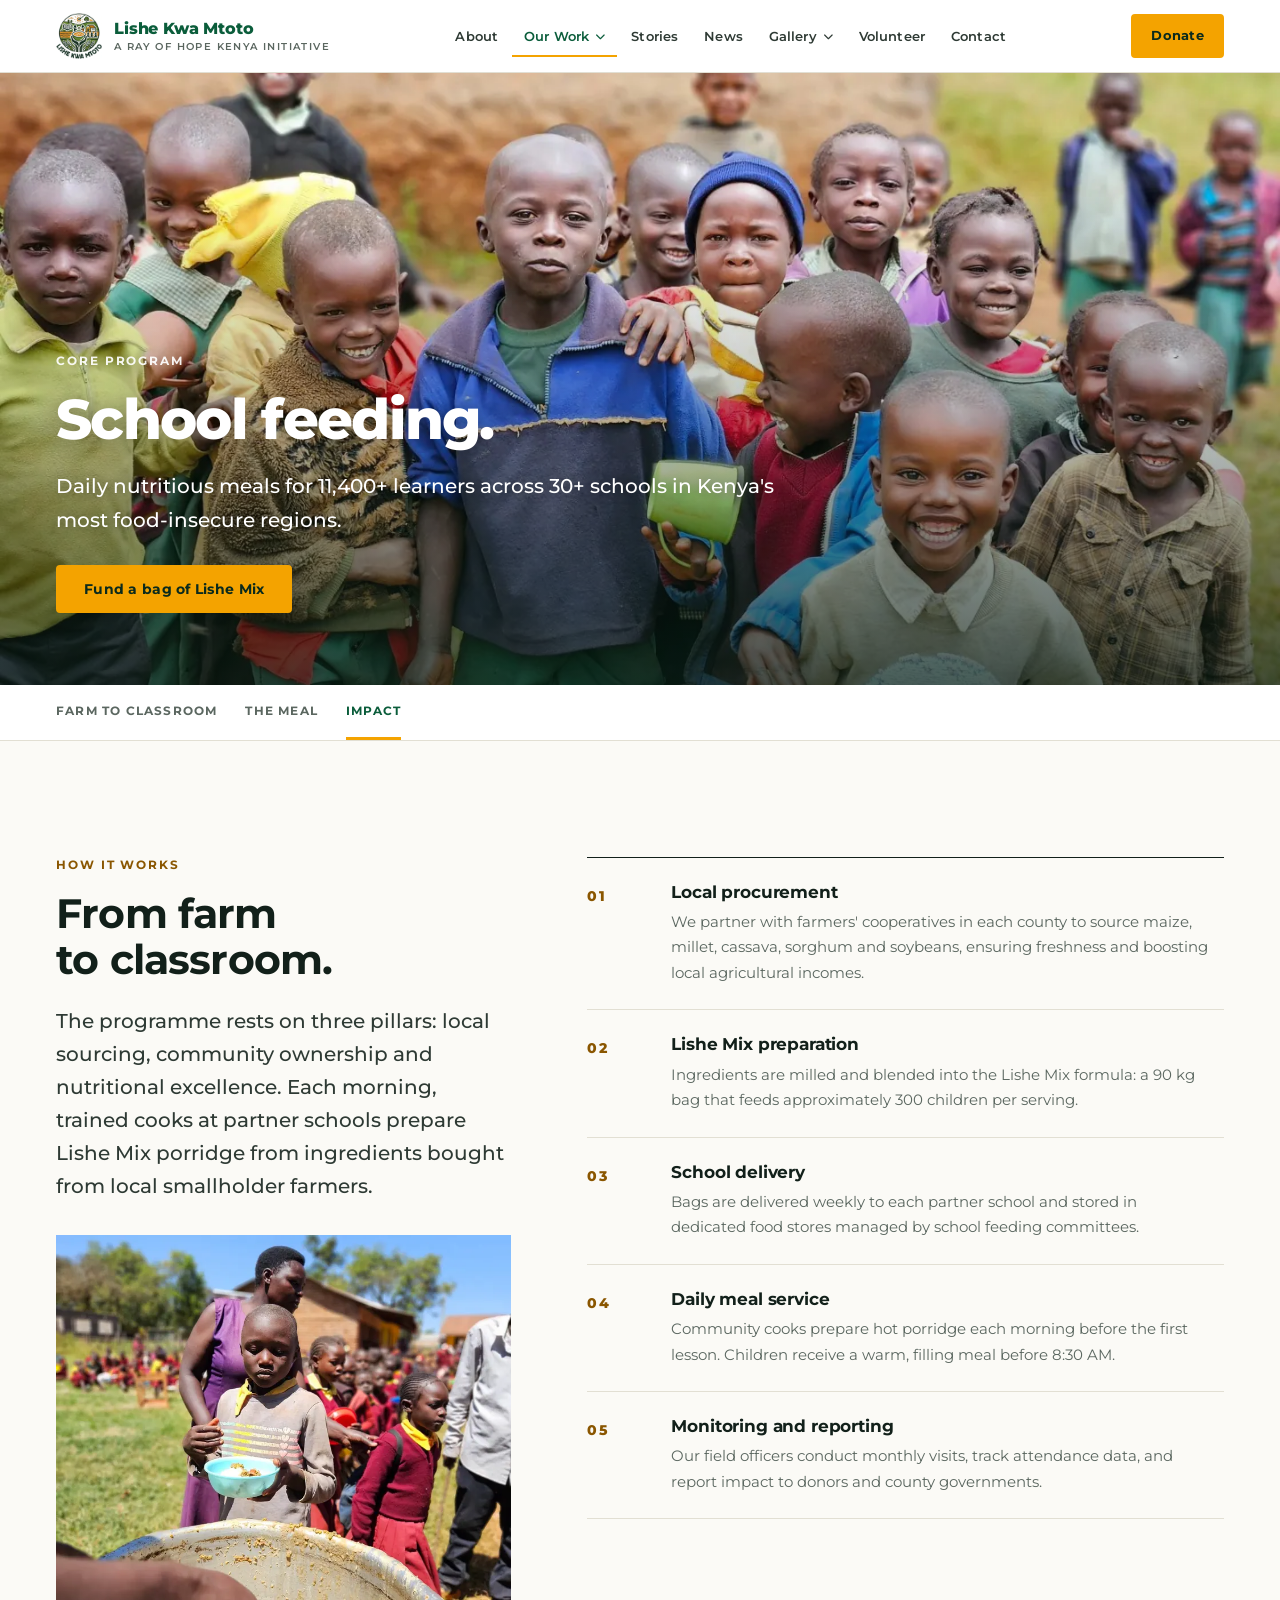
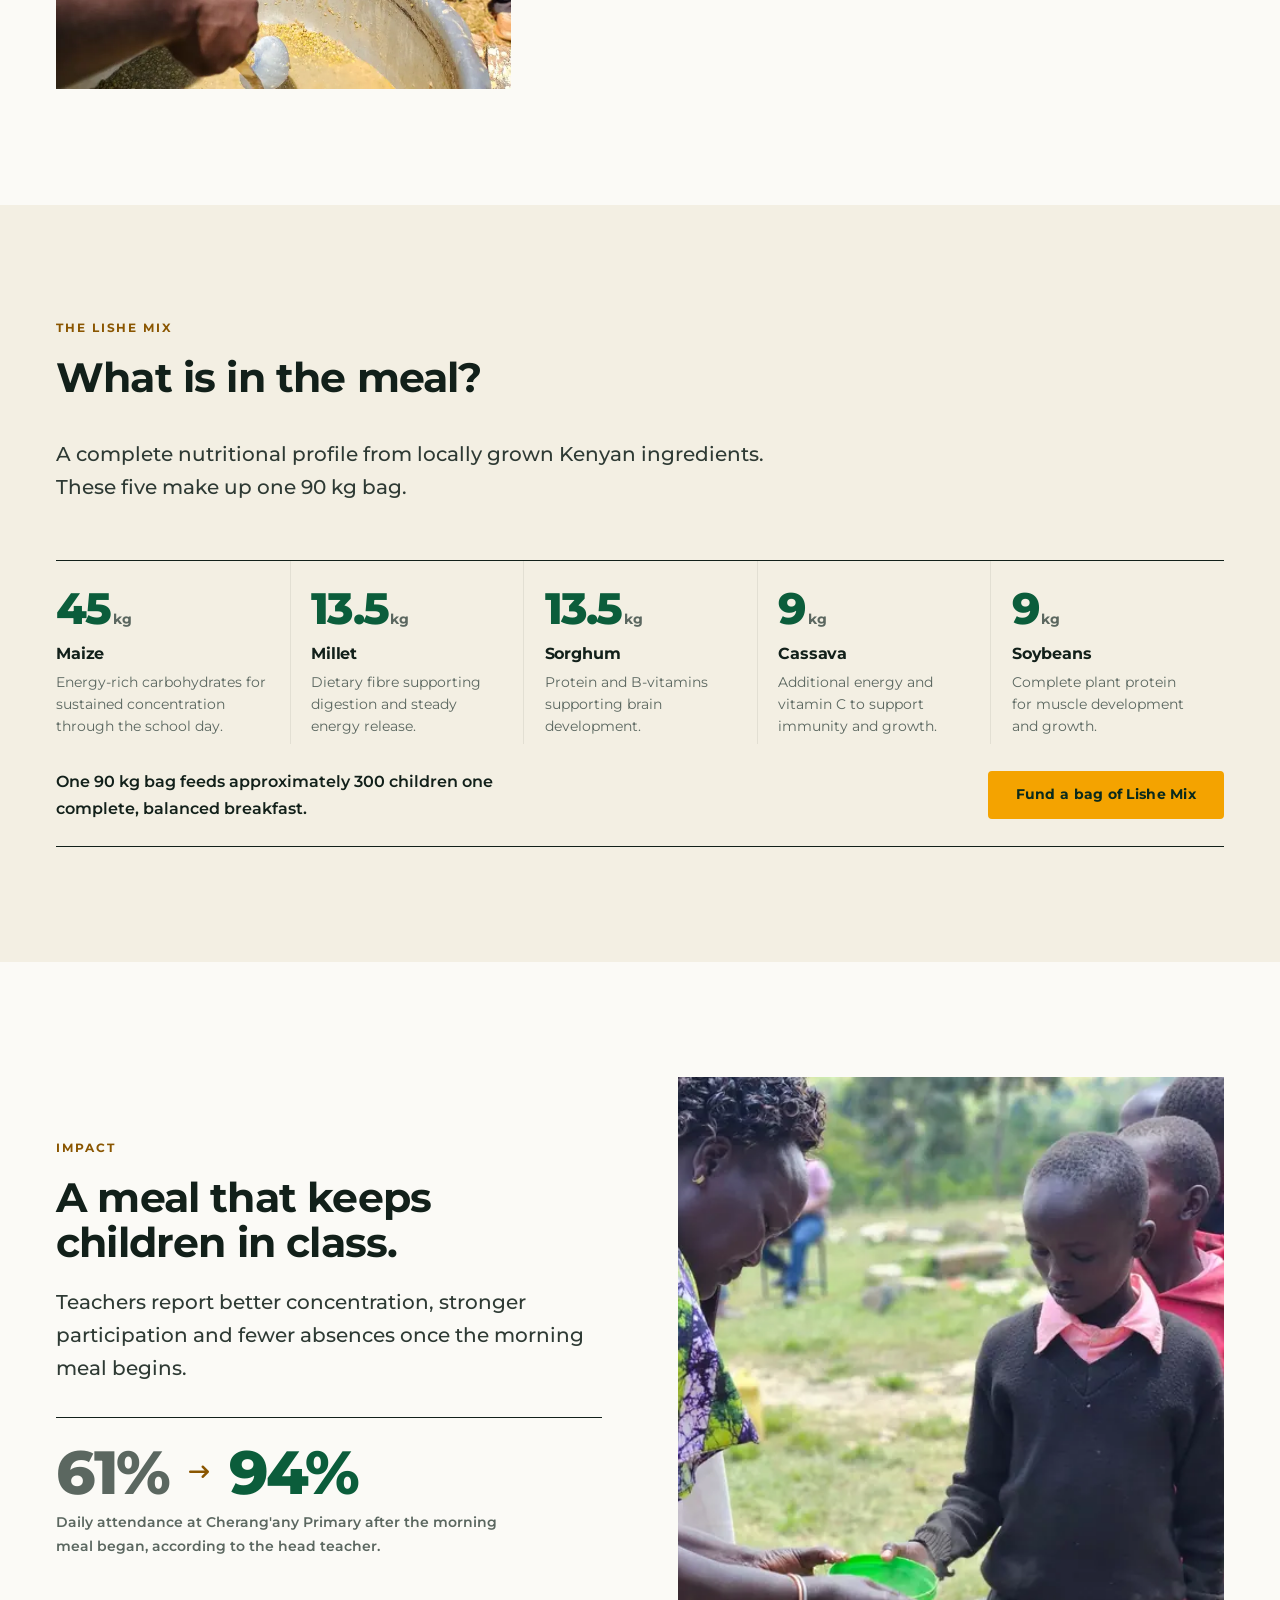
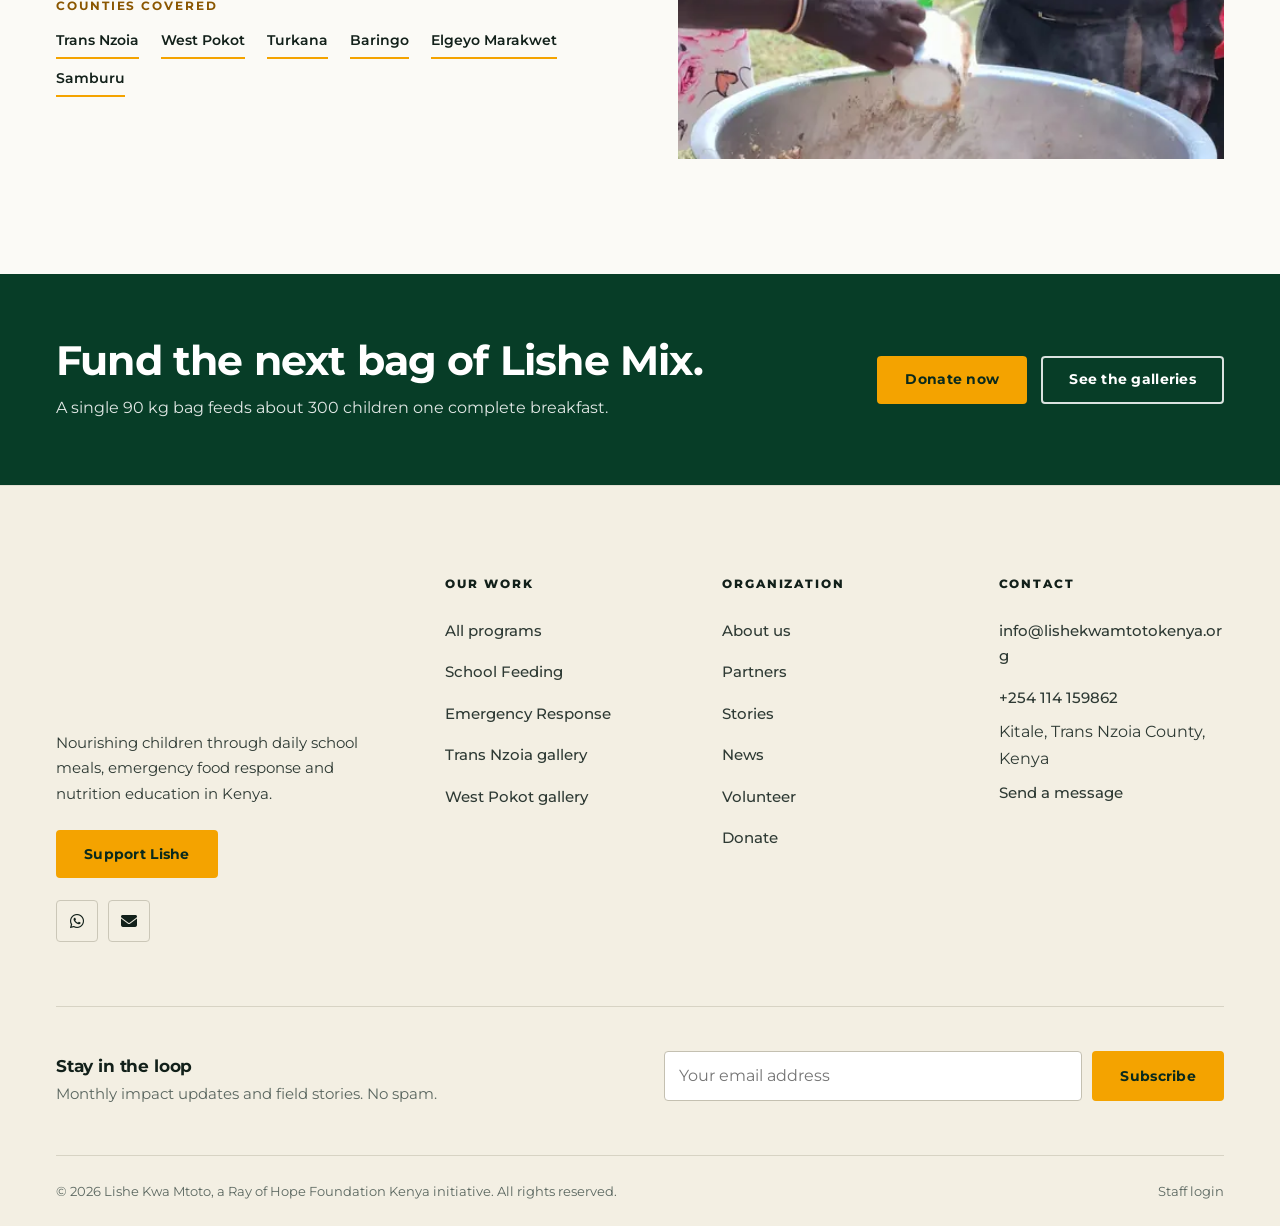
<file: school-feeding.html>
<!DOCTYPE html>
<html lang="en">
<head>
<meta charset="utf-8">
<meta name="viewport" content="width=device-width, initial-scale=1">
<title>School Feeding Program | From Farm to Classroom</title>
<meta name="description" content="See how Lishe Kwa Mtoto sources local grain, prepares the Lishe Mix and serves hot porridge to learners at 30+ partner schools in Kenya before the first lesson.">
<meta name="robots" content="index,follow">
<link rel="canonical" href="https://lishekwamtotokenya.org/school-feeding.html">
<meta name="theme-color" content="#0b5d3b">
<meta property="og:type" content="website">
<meta property="og:site_name" content="Lishe Kwa Mtoto">
<meta property="og:title" content="School Feeding Program | From Farm to Classroom">
<meta property="og:description" content="See how Lishe Kwa Mtoto sources local grain, prepares the Lishe Mix and serves hot porridge to learners at 30+ partner schools in Kenya before the first lesson.">
<meta property="og:url" content="https://lishekwamtotokenya.org/school-feeding.html">
<meta property="og:image" content="https://lishekwamtotokenya.org/img/og-lishe.jpg">
<meta property="og:image:width" content="1200">
<meta property="og:image:height" content="630">
<meta name="twitter:card" content="summary_large_image">
<meta name="twitter:title" content="School Feeding Program | From Farm to Classroom">
<meta name="twitter:description" content="See how Lishe Kwa Mtoto sources local grain, prepares the Lishe Mix and serves hot porridge to learners at 30+ partner schools in Kenya before the first lesson.">
<meta name="twitter:image" content="https://lishekwamtotokenya.org/img/og-lishe.jpg">
<link rel="icon" href="favicon.png" type="image/png">
<link rel="apple-touch-icon" href="apple-touch-icon.png">
<link rel="preconnect" href="https://fonts.googleapis.com">
<link rel="preconnect" href="https://fonts.gstatic.com" crossorigin>
<link rel="preconnect" href="https://cdnjs.cloudflare.com" crossorigin>
<link href="https://fonts.googleapis.com/css2?family=Montserrat:wght@400;500;600;700;800&display=swap" rel="stylesheet">
<link rel="stylesheet" href="https://cdnjs.cloudflare.com/ajax/libs/font-awesome/6.5.0/css/all.min.css">
<link rel="stylesheet" href="style.css">

</head>
<body>
<a class="skip-link" href="#main">Skip to main content</a>
<header class="site-header">
  <div class="container container--wide site-header__inner">
    <a class="brand" href="index.html" aria-label="Lishe Kwa Mtoto home">
      <img src="img/brand/lishe-mark.webp" alt="" width="46" height="46">
      <span class="brand__name">Lishe Kwa Mtoto<small>A Ray of Hope Kenya Initiative</small></span>
    </a>
    <nav class="nav" aria-label="Primary"><a class="nav__link" href="about.html">About</a><div class="nav__item is-current"><button class="nav__trigger" type="button" aria-expanded="false" aria-haspopup="true">Our Work<i class="fa-solid fa-chevron-down" aria-hidden="true"></i></button><div class="nav__menu"><a href="programs.html">All Programs</a><a href="school-feeding.html" aria-current="page">School Feeding</a><a href="emergency.html">Emergency Response</a></div></div><a class="nav__link" href="stories.html">Stories</a><a class="nav__link" href="blog.html">News</a><div class="nav__item"><button class="nav__trigger" type="button" aria-expanded="false" aria-haspopup="true">Gallery<i class="fa-solid fa-chevron-down" aria-hidden="true"></i></button><div class="nav__menu"><a href="gallery-transnzoia.html">Trans Nzoia County</a><a href="gallery-westpokot.html">West Pokot County</a></div></div><a class="nav__link" href="volunteer.html">Volunteer</a><a class="nav__link" href="contact.html">Contact</a></nav>
    <div class="header-actions">
      <a class="btn btn--primary btn--sm" href="donate.html">Donate</a>
      <button class="nav-toggle" id="navToggle" type="button" aria-expanded="false" aria-controls="mobileNav" aria-label="Open menu"><i class="fa-solid fa-bars" aria-hidden="true"></i></button>
    </div>
  </div>
</header>
<nav class="mobile-nav" id="mobileNav" aria-label="Mobile"><a href="index.html">Home</a><a href="about.html">About</a><a href="programs.html">Our Work</a><a class="is-sub" href="school-feeding.html">School Feeding</a><a class="is-sub" href="emergency.html">Emergency Response</a><a href="stories.html">Stories</a><a href="blog.html">News</a><a href="gallery-transnzoia.html">Trans Nzoia Gallery</a><a href="gallery-westpokot.html">West Pokot Gallery</a><a href="volunteer.html">Volunteer</a><a href="contact.html">Contact</a><a class="btn btn--primary btn--block" href="donate.html">Donate</a></nav>
<main id="main">

<section class="phero phero--tall">
  <img src="img/tn/cherubai5.webp" srcset="img/tn/cherubai5-800.webp 800w, img/tn/cherubai5.webp 1440w" sizes="100vw" width="1440" height="1080" alt="Smiling children in bright school clothes raise their hands in a school compound" decoding="async" fetchpriority="high" style="object-position:50% 38%" class="phero__img">
  <div class="phero__content"><div class="container">
    <span class="eyebrow">Core program</span>
    <h1>School feeding.</h1>
    <p class="phero__sub">Daily nutritious meals for 11,400+ learners across 30+ schools in Kenya's most food-insecure regions.</p>
    <div class="btn-row"><a class="btn btn--primary" href="donate.html">Fund a bag of Lishe Mix</a></div>
  </div></div>
</section>

<nav class="subnav" aria-label="On this page"><div class="container"><ul><li><a href="#farm">Farm to classroom</a></li><li><a href="#meal">The meal</a></li><li><a href="#impact">Impact</a></li></ul></div></nav>

<section class="section" id="farm" aria-labelledby="farm-h">
  <div class="container">
    <div class="split split--wide-text split--top">
      <div class="sticky-col reveal">
        <span class="eyebrow">How it works</span>
        <h2 id="farm-h">From farm to classroom.</h2>
        <p class="lead" style="margin-top:20px">The programme rests on three pillars: local sourcing, community ownership and nutritional excellence. Each morning, trained cooks at partner schools prepare Lishe Mix porridge from ingredients bought from local smallholder farmers.</p>
        <div style="margin-top:32px" class="reveal"><div class="media " style="--ar:1/1;--pos:50% 45%"><img src="img/tn/liavo1.webp" srcset="img/tn/liavo1-800.webp 800w, img/tn/liavo1.webp 1536w" sizes="(min-width:900px) 40vw, 100vw" width="1536" height="1536" alt="A child receives a bowl of porridge from a large cooking pot" decoding="async" loading="lazy"></div></div>
      </div>
      <ol class="timeline"><li class="reveal"><div><h3>Local procurement</h3><p>We partner with farmers' cooperatives in each county to source maize, millet, cassava, sorghum and soybeans, ensuring freshness and boosting local agricultural incomes.</p></div></li><li class="reveal"><div><h3>Lishe Mix preparation</h3><p>Ingredients are milled and blended into the Lishe Mix formula: a 90 kg bag that feeds approximately 300 children per serving.</p></div></li><li class="reveal"><div><h3>School delivery</h3><p>Bags are delivered weekly to each partner school and stored in dedicated food stores managed by school feeding committees.</p></div></li><li class="reveal"><div><h3>Daily meal service</h3><p>Community cooks prepare hot porridge each morning before the first lesson. Children receive a warm, filling meal before 8:30 AM.</p></div></li><li class="reveal"><div><h3>Monitoring and reporting</h3><p>Our field officers conduct monthly visits, track attendance data, and report impact to donors and county governments.</p></div></li></ol>
    </div>
  </div>
</section>

<section class="section section--sand" id="meal" aria-labelledby="meal-h">
  <div class="container">
    <div class="head">
      <div><span class="eyebrow">The Lishe Mix</span><h2 id="meal-h">What is in the meal?</h2></div>
      <p class="lead">A complete nutritional profile from locally grown Kenyan ingredients. These five make up one 90 kg bag.</p>
    </div>
    <div class="meal"><div class="meal__item reveal" style="--d:0.0s"><span class="meal__kg">45<small>kg</small></span><h3>Maize</h3><p>Energy-rich carbohydrates for sustained concentration through the school day.</p></div><div class="meal__item reveal" style="--d:0.06s"><span class="meal__kg">13.5<small>kg</small></span><h3>Millet</h3><p>Dietary fibre supporting digestion and steady energy release.</p></div><div class="meal__item reveal" style="--d:0.12s"><span class="meal__kg">13.5<small>kg</small></span><h3>Sorghum</h3><p>Protein and B-vitamins supporting brain development.</p></div><div class="meal__item reveal" style="--d:0.18s"><span class="meal__kg">9<small>kg</small></span><h3>Cassava</h3><p>Additional energy and vitamin C to support immunity and growth.</p></div><div class="meal__item reveal" style="--d:0.24s"><span class="meal__kg">9<small>kg</small></span><h3>Soybeans</h3><p>Complete plant protein for muscle development and growth.</p></div></div>
    <div class="meal-total">
      <p>One 90 kg bag feeds approximately 300 children one complete, balanced breakfast.</p>
      <a class="btn btn--primary" href="donate.html">Fund a bag of Lishe Mix</a>
    </div>
  </div>
</section>

<section class="section" id="impact" aria-labelledby="sfimpact-h">
  <div class="container">
    <div class="split">
      <div class="reveal">
        <span class="eyebrow">Impact</span>
        <h2 id="sfimpact-h" style="margin-bottom:20px">A meal that keeps children in class.</h2>
        <p class="lead">Teachers report better concentration, stronger participation and fewer absences once the morning meal begins.</p>
        <div class="result"><span class="result__from">61%</span><i class="fa-solid fa-arrow-right-long" aria-hidden="true"></i><span class="result__to">94%</span><p>Daily attendance at Cherang'any Primary after the morning meal began, according to the head teacher.</p></div>
        <div style="margin-top:40px">
          <h3 class="eyebrow" style="margin-bottom:14px">Counties covered</h3>
          <div class="chips"><span>Trans Nzoia</span><span>West Pokot</span><span>Turkana</span><span>Baringo</span><span>Elgeyo Marakwet</span><span>Samburu</span></div>
        </div>
      </div>
      <div class="reveal" style="--d:.1s"><div class="media " style="--ar:4/5;--pos:40% 40%"><img src="img/west/simitei-4.webp" srcset="img/west/simitei-4-800.webp 800w, img/west/simitei-4.webp 1600w" sizes="(min-width:900px) 44vw, 100vw" width="1600" height="1200" alt="A community cook serves porridge to a pupil from a large pot" decoding="async" loading="lazy"></div></div>
    </div>
  </div>
</section>

<section class="cta-bar on-dark">
  <div class="container"><div class="cta-bar__inner">
    <div><h2>Fund the next bag of Lishe Mix.</h2><p>A single 90 kg bag feeds about 300 children one complete breakfast.</p></div>
    <div class="btn-row"><a class="btn btn--primary" href="donate.html">Donate now</a><a class="btn btn--secondary btn--light" href="gallery-westpokot.html">See the galleries</a></div>
  </div></div>
</section>

</main>
<footer class="site-footer">
  <div class="container container--wide">
    <div class="footer__top">
      <div class="footer__brand">
        <img src="img/brand/lishe-logo.webp" alt="Lishe Kwa Mtoto, a Ray of Hope Kenya Initiative" width="120" height="134" loading="lazy">
        <p>Nourishing children through daily school meals, emergency food response and nutrition education in Kenya.</p>
        <a class="btn btn--primary" href="donate.html">Support Lishe</a>
        <div class="social"><a href="https://wa.me/254114159862" target="_blank" rel="noopener" aria-label="WhatsApp"><i class="fa-brands fa-whatsapp" aria-hidden="true"></i></a><a href="mailto:info@lishekwamtotokenya.org" aria-label="Email"><i class="fa-solid fa-envelope" aria-hidden="true"></i></a></div>
      </div>
      <nav class="footer__col" aria-label="Programs">
        <h4>Our work</h4>
        <ul>
          <li><a href="programs.html">All programs</a></li>
          <li><a href="school-feeding.html">School Feeding</a></li>
          <li><a href="emergency.html">Emergency Response</a></li>
          <li><a href="gallery-transnzoia.html">Trans Nzoia gallery</a></li>
          <li><a href="gallery-westpokot.html">West Pokot gallery</a></li>
        </ul>
      </nav>
      <nav class="footer__col" aria-label="Organization">
        <h4>Organization</h4>
        <ul>
          <li><a href="about.html">About us</a></li>
          <li><a href="about.html#partners">Partners</a></li>
          <li><a href="stories.html">Stories</a></li>
          <li><a href="blog.html">News</a></li>
          <li><a href="volunteer.html">Volunteer</a></li>
          <li><a href="donate.html">Donate</a></li>
        </ul>
      </nav>
      <div class="footer__col">
        <h4>Contact</h4>
        <address>
          <ul>
            <li><a href="mailto:info@lishekwamtotokenya.org">info@lishekwamtotokenya.org</a></li>
            <li><a href="tel:+254114159862">+254 114 159862</a></li>
            <li>Kitale, Trans Nzoia County, Kenya</li>
            <li><a href="contact.html">Send a message</a></li>
          </ul>
        </address>
      </div>
    </div>
    <div class="footer__news">
      <div><h4>Stay in the loop</h4><p>Monthly impact updates and field stories. No spam.</p></div>
      <form data-newsletter novalidate>
        <label class="sr-only" for="fnEmail">Email address</label>
        <input type="email" id="fnEmail" placeholder="Your email address" autocomplete="email" required>
        <button class="btn btn--primary" type="submit">Subscribe</button>
        <p class="form-status" role="status"></p>
      </form>
    </div>
    <div class="footer__bottom">
      <span>&copy; 2026 Lishe Kwa Mtoto, a Ray of Hope Foundation Kenya initiative. All rights reserved.</span>
      <ul><li><a href="admin-login.html">Staff login</a></li></ul>
    </div>
  </div>
</footer>
<script src="firebase-init.js" defer></script>
<script src="shared.js" defer></script>

</body>
</html>
</file>
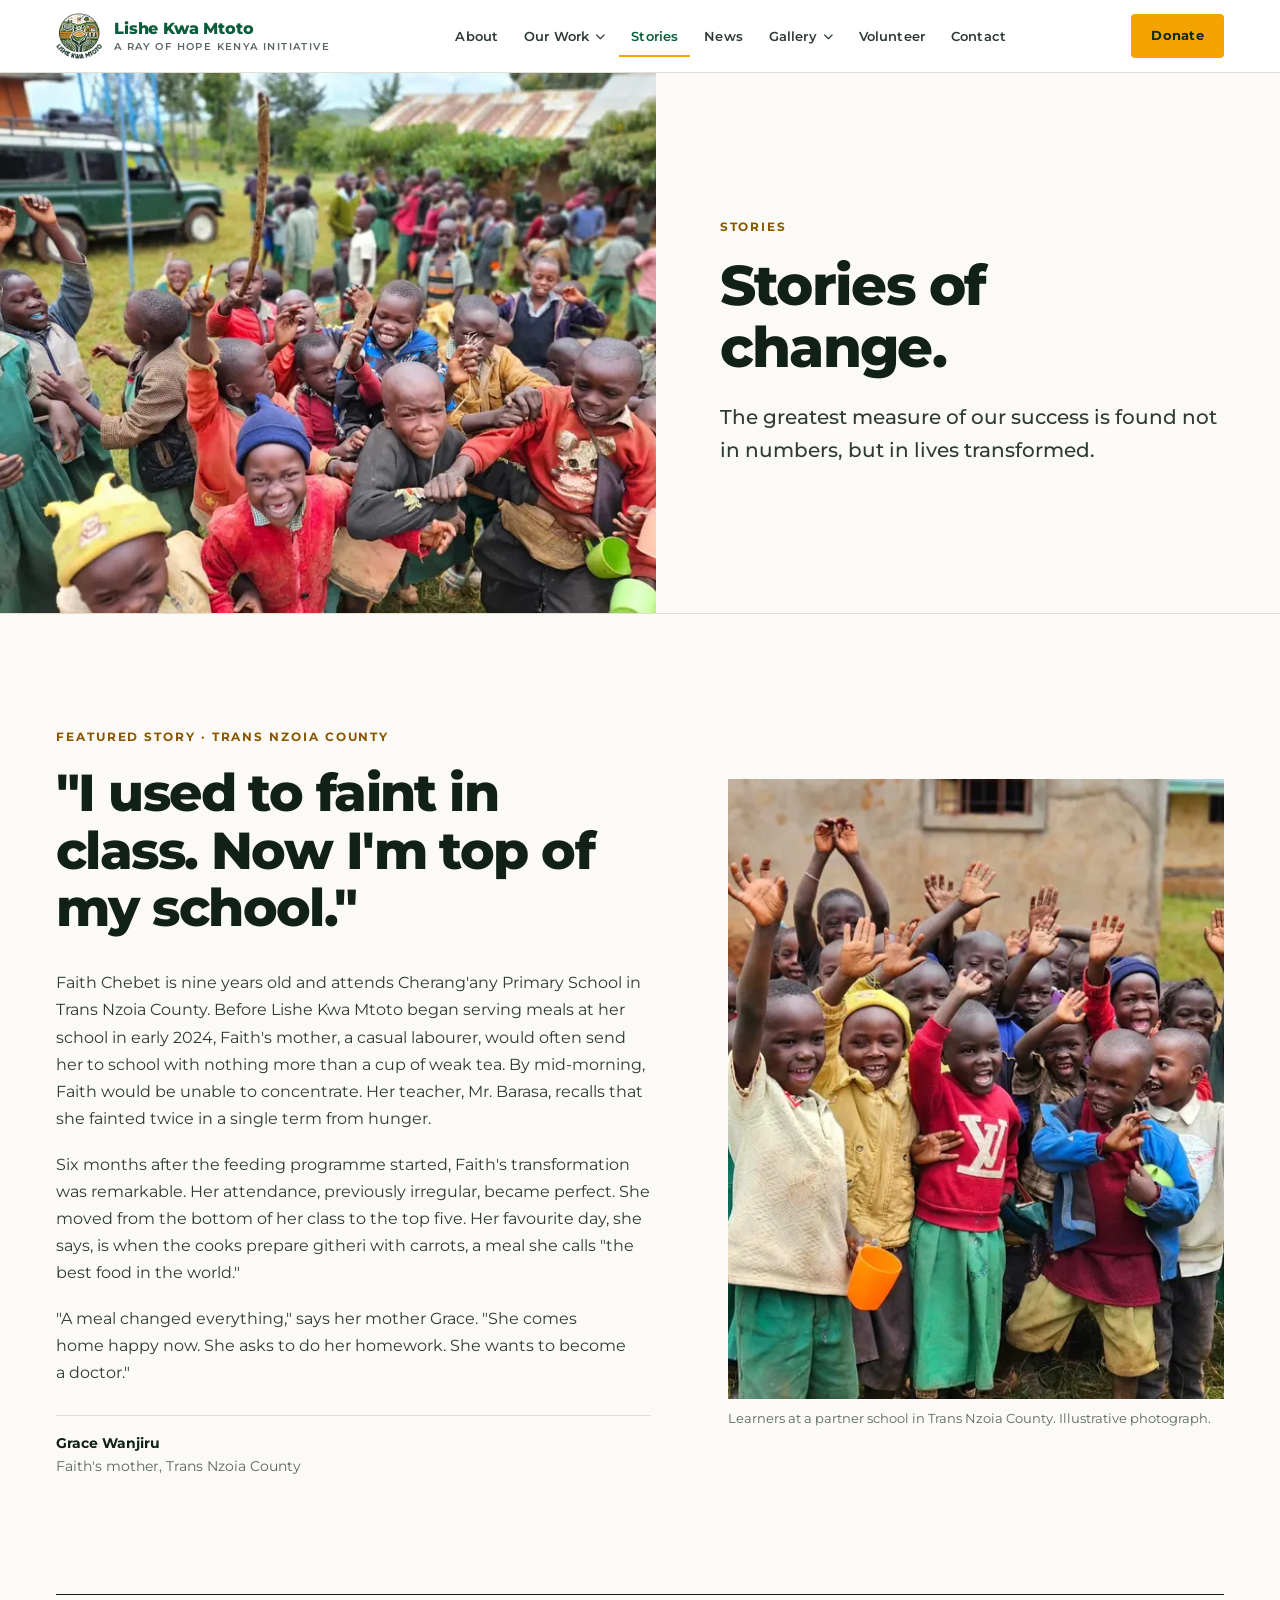
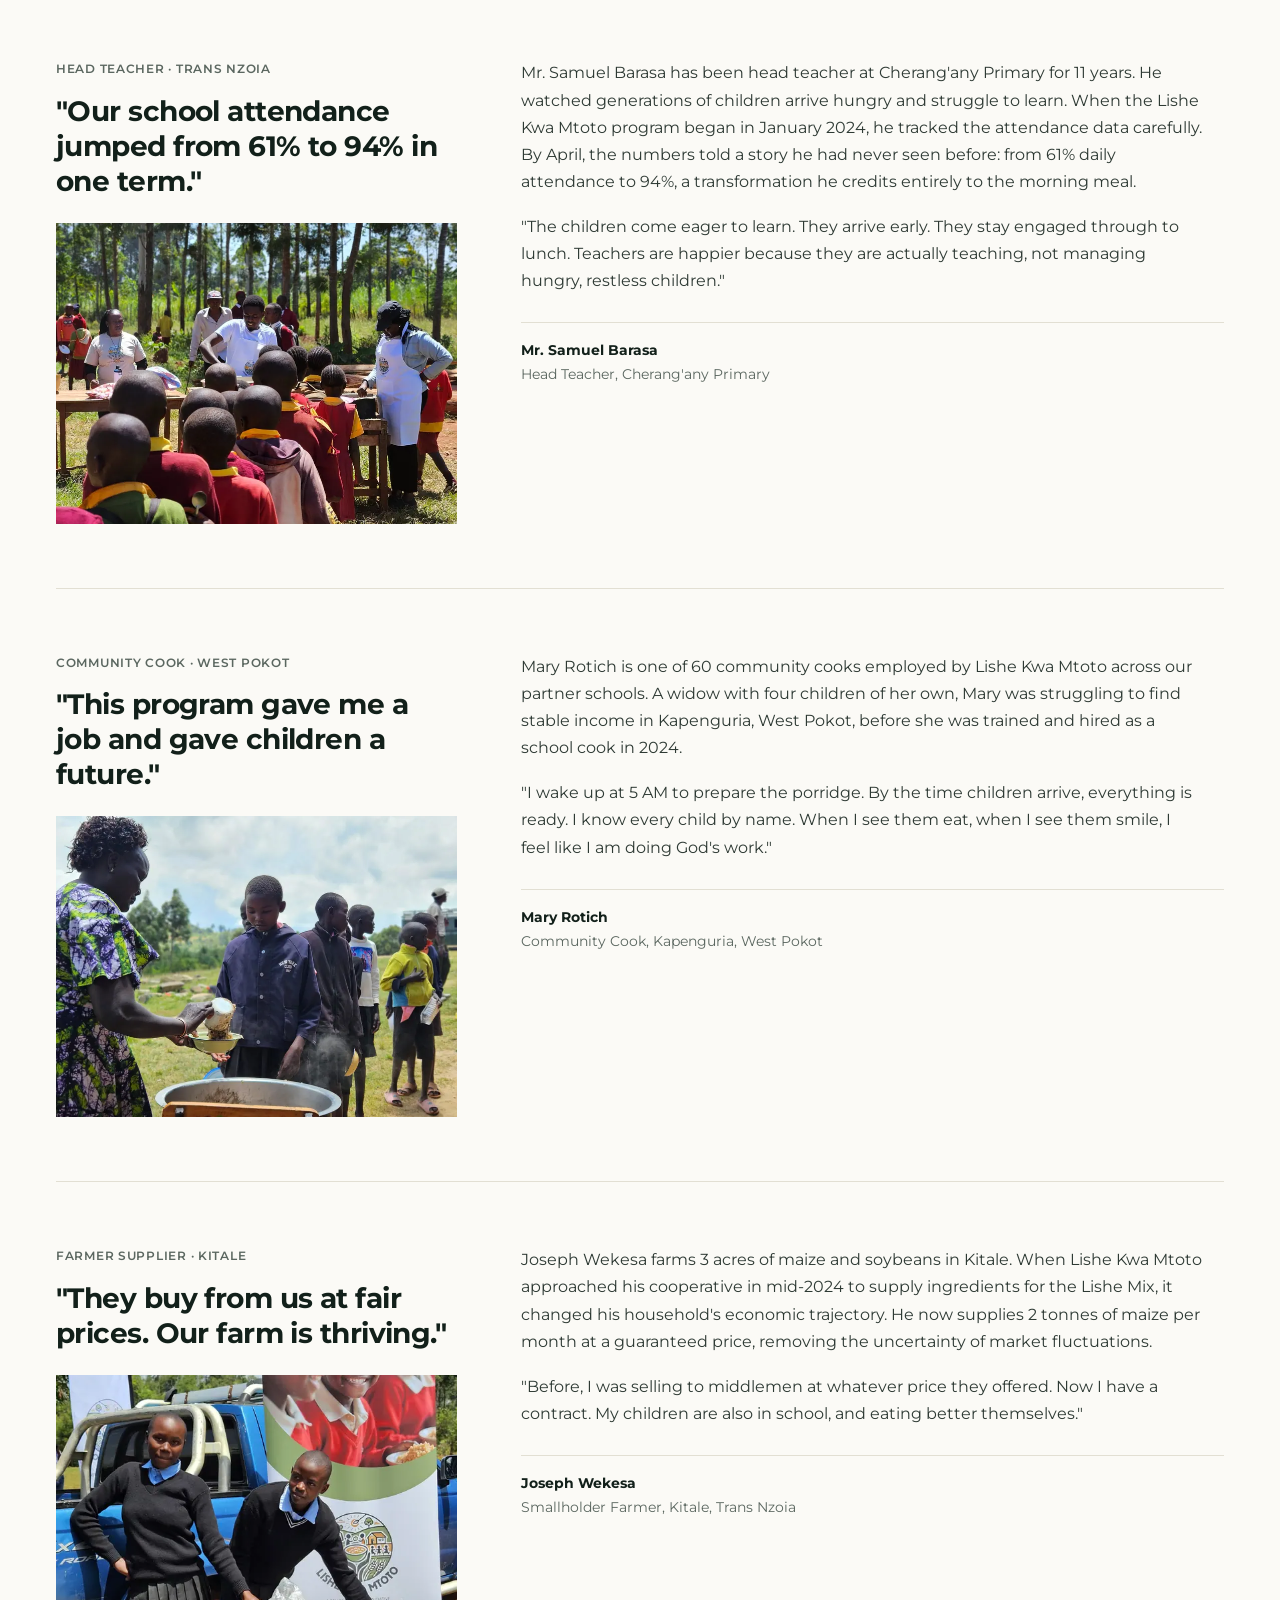
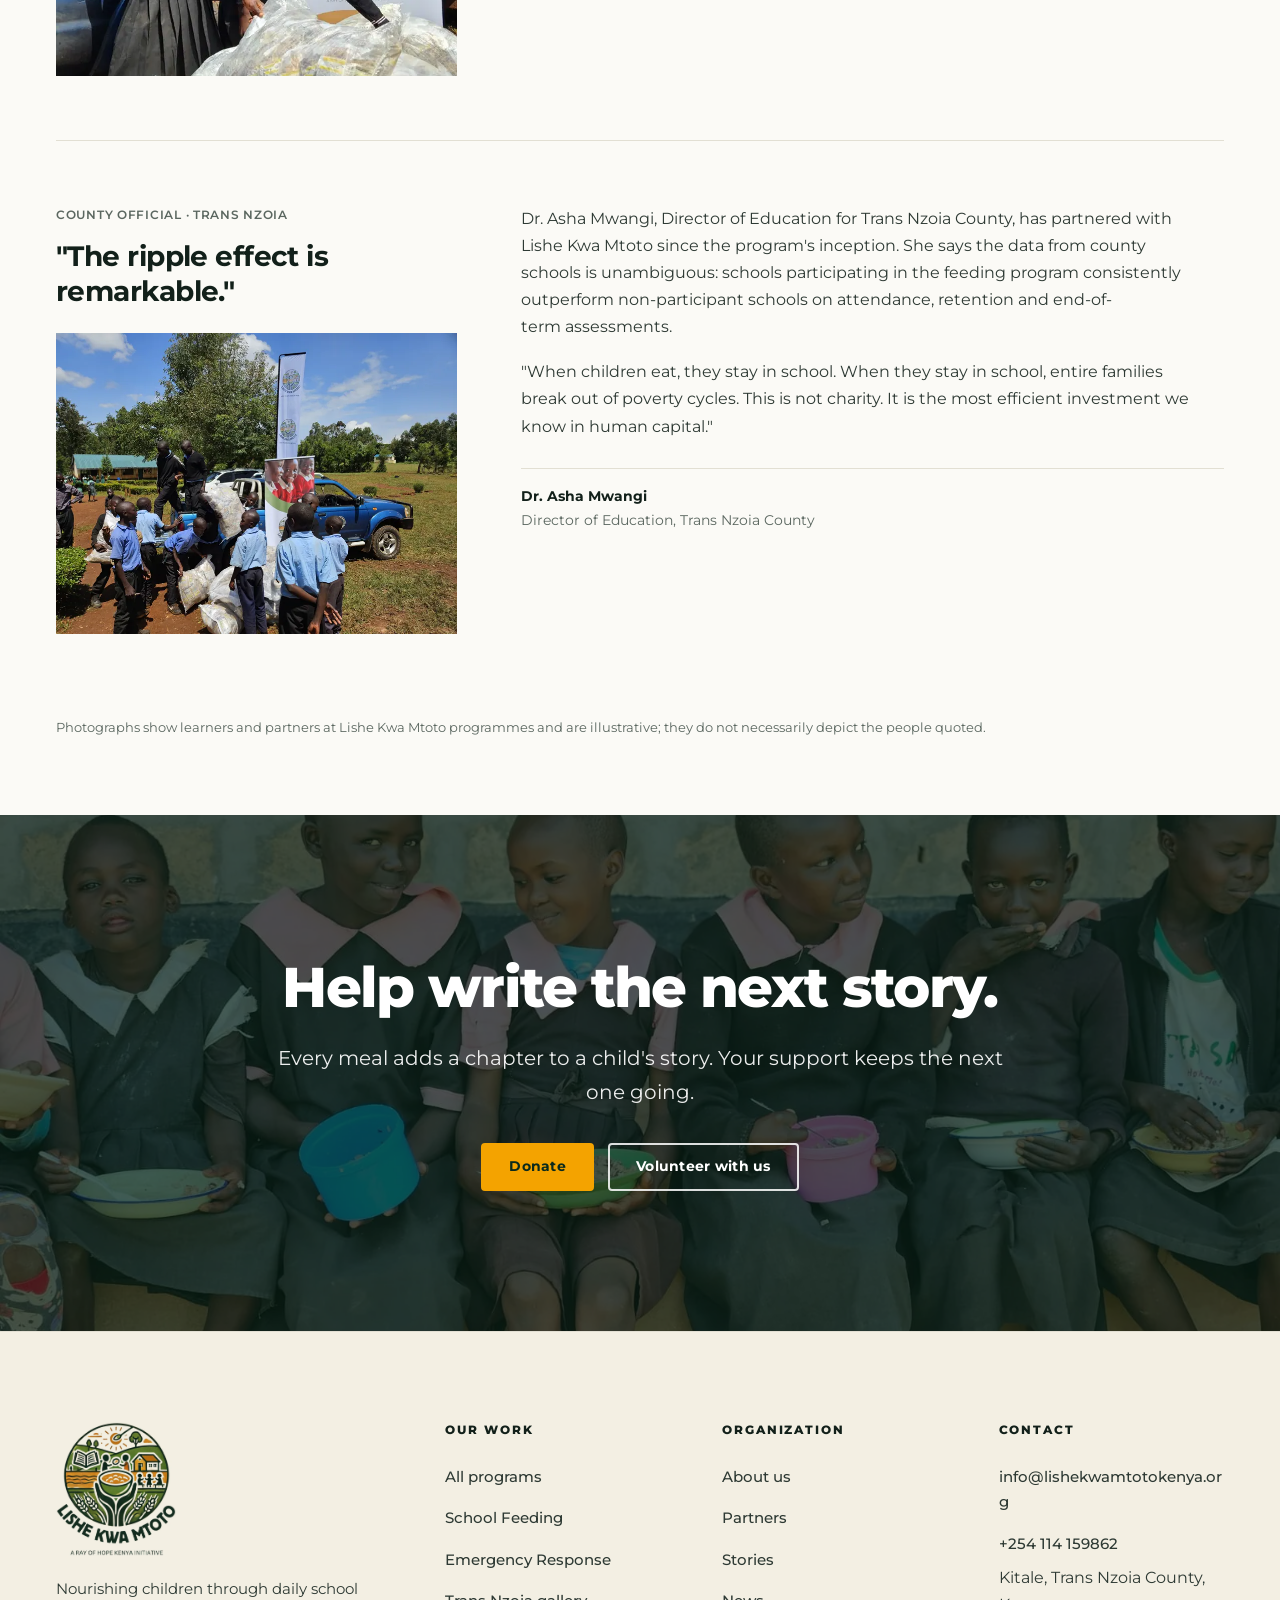
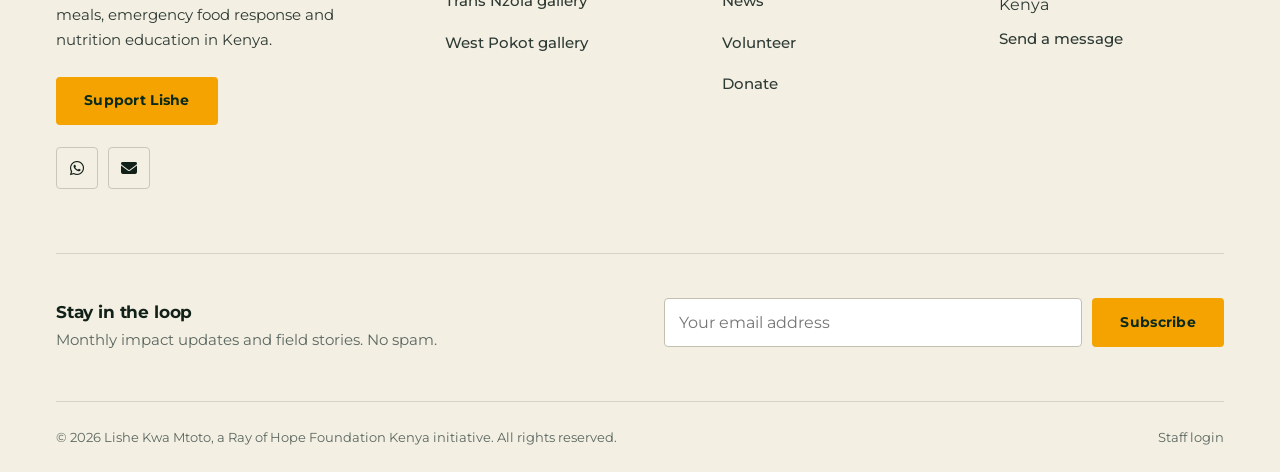
<file: stories.html>
<!DOCTYPE html>
<html lang="en">
<head>
<meta charset="utf-8">
<meta name="viewport" content="width=device-width, initial-scale=1">
<title>Stories of Change | Lishe Kwa Mtoto</title>
<meta name="description" content="Read stories from learners, teachers, cooks, farmers and county partners whose lives are changing through school meals from Lishe Kwa Mtoto in Kenya.">
<meta name="robots" content="index,follow">
<link rel="canonical" href="https://lishekwamtotokenya.org/stories.html">
<meta name="theme-color" content="#0b5d3b">
<meta property="og:type" content="website">
<meta property="og:site_name" content="Lishe Kwa Mtoto">
<meta property="og:title" content="Stories of Change | Lishe Kwa Mtoto">
<meta property="og:description" content="Read stories from learners, teachers, cooks, farmers and county partners whose lives are changing through school meals from Lishe Kwa Mtoto in Kenya.">
<meta property="og:url" content="https://lishekwamtotokenya.org/stories.html">
<meta property="og:image" content="https://lishekwamtotokenya.org/img/og-lishe.jpg">
<meta property="og:image:width" content="1200">
<meta property="og:image:height" content="630">
<meta name="twitter:card" content="summary_large_image">
<meta name="twitter:title" content="Stories of Change | Lishe Kwa Mtoto">
<meta name="twitter:description" content="Read stories from learners, teachers, cooks, farmers and county partners whose lives are changing through school meals from Lishe Kwa Mtoto in Kenya.">
<meta name="twitter:image" content="https://lishekwamtotokenya.org/img/og-lishe.jpg">
<link rel="icon" href="favicon.png" type="image/png">
<link rel="apple-touch-icon" href="apple-touch-icon.png">
<link rel="preconnect" href="https://fonts.googleapis.com">
<link rel="preconnect" href="https://fonts.gstatic.com" crossorigin>
<link rel="preconnect" href="https://cdnjs.cloudflare.com" crossorigin>
<link href="https://fonts.googleapis.com/css2?family=Montserrat:wght@400;500;600;700;800&display=swap" rel="stylesheet">
<link rel="stylesheet" href="https://cdnjs.cloudflare.com/ajax/libs/font-awesome/6.5.0/css/all.min.css">
<link rel="stylesheet" href="style.css">

</head>
<body>
<a class="skip-link" href="#main">Skip to main content</a>
<header class="site-header">
  <div class="container container--wide site-header__inner">
    <a class="brand" href="index.html" aria-label="Lishe Kwa Mtoto home">
      <img src="img/brand/lishe-mark.webp" alt="" width="46" height="46">
      <span class="brand__name">Lishe Kwa Mtoto<small>A Ray of Hope Kenya Initiative</small></span>
    </a>
    <nav class="nav" aria-label="Primary"><a class="nav__link" href="about.html">About</a><div class="nav__item"><button class="nav__trigger" type="button" aria-expanded="false" aria-haspopup="true">Our Work<i class="fa-solid fa-chevron-down" aria-hidden="true"></i></button><div class="nav__menu"><a href="programs.html">All Programs</a><a href="school-feeding.html">School Feeding</a><a href="emergency.html">Emergency Response</a></div></div><a class="nav__link" href="stories.html" aria-current="page">Stories</a><a class="nav__link" href="blog.html">News</a><div class="nav__item"><button class="nav__trigger" type="button" aria-expanded="false" aria-haspopup="true">Gallery<i class="fa-solid fa-chevron-down" aria-hidden="true"></i></button><div class="nav__menu"><a href="gallery-transnzoia.html">Trans Nzoia County</a><a href="gallery-westpokot.html">West Pokot County</a></div></div><a class="nav__link" href="volunteer.html">Volunteer</a><a class="nav__link" href="contact.html">Contact</a></nav>
    <div class="header-actions">
      <a class="btn btn--primary btn--sm" href="donate.html">Donate</a>
      <button class="nav-toggle" id="navToggle" type="button" aria-expanded="false" aria-controls="mobileNav" aria-label="Open menu"><i class="fa-solid fa-bars" aria-hidden="true"></i></button>
    </div>
  </div>
</header>
<nav class="mobile-nav" id="mobileNav" aria-label="Mobile"><a href="index.html">Home</a><a href="about.html">About</a><a href="programs.html">Our Work</a><a class="is-sub" href="school-feeding.html">School Feeding</a><a class="is-sub" href="emergency.html">Emergency Response</a><a href="stories.html">Stories</a><a href="blog.html">News</a><a href="gallery-transnzoia.html">Trans Nzoia Gallery</a><a href="gallery-westpokot.html">West Pokot Gallery</a><a href="volunteer.html">Volunteer</a><a href="contact.html">Contact</a><a class="btn btn--primary btn--block" href="donate.html">Donate</a></nav>
<main id="main">

<section class="shero shero--reverse">
  <div class="shero__grid">
    <div class="shero__text">
      <span class="eyebrow">Stories</span>
      <h1>Stories of change.</h1>
      <p class="lead">The greatest measure of our success is found not in numbers, but in lives transformed.</p>
      
    </div>
    <div class="shero__media"><img src="img/tn/cherubai1.webp" srcset="img/tn/cherubai1-800.webp 800w, img/tn/cherubai1.webp 1280w" sizes="(min-width:900px) 52vw, 100vw" width="1280" height="960" alt="A crowd of schoolchildren gathered in a school compound" decoding="async" fetchpriority="high" style="object-position:50% 45%"></div>
  </div>
</section>

<section class="section" aria-labelledby="lead-h">
  <div class="container">
    <div class="lead-story">
      <div class="reveal">
        <span class="eyebrow" id="lead-h">Featured story &middot; Trans Nzoia County</span>
        <blockquote>"I used to faint in class. Now I'm top of my school."</blockquote>
        <div class="prose">
          <p>Faith Chebet is nine years old and attends Cherang'any Primary School in Trans Nzoia County. Before Lishe Kwa Mtoto began serving meals at her school in early 2024, Faith's mother, a casual labourer, would often send her to school with nothing more than a cup of weak tea. By mid-morning, Faith would be unable to concentrate. Her teacher, Mr. Barasa, recalls that she fainted twice in a single term from hunger.</p>
          <p>Six months after the feeding programme started, Faith's transformation was remarkable. Her attendance, previously irregular, became perfect. She moved from the bottom of her class to the top five. Her favourite day, she says, is when the cooks prepare githeri with carrots, a meal she calls "the best food in the world."</p>
          <p>"A meal changed everything," says her mother Grace. "She comes home happy now. She asks to do her homework. She wants to become a doctor."</p>
        </div>
        <div class="byline"><strong>Grace Wanjiru</strong><span>Faith's mother, Trans Nzoia County</span></div>
      </div>
      <div class="reveal" style="--d:.1s">
        <figure><div class="media " style="--ar:4/5;--pos:45% 35%"><img src="img/tn/cherubai6.webp" srcset="img/tn/cherubai6-800.webp 800w, img/tn/cherubai6.webp 1440w" sizes="(min-width:900px) 40vw, 100vw" width="1440" height="1080" alt="Schoolchildren in bright clothing raise their hands and smile" decoding="async" loading="lazy"></div><figcaption class="caption">Learners at a partner school in Trans Nzoia County. Illustrative photograph.</figcaption></figure>
      </div>
    </div>
  </div>
</section>

<section class="section--sm" aria-label="More stories" style="padding-top:0">
  <div class="container">
    <article class="story-entry reveal">
  <div class="story-entry__aside"><span class="meta">Head teacher &middot; Trans Nzoia</span><blockquote>"Our school attendance jumped from 61% to 94% in one term."</blockquote>
    <div style="margin-top:24px"><div class="media " style="--ar:4/3;--pos:50% 50%"><img src="img/tn/liavo4.webp" srcset="img/tn/liavo4-800.webp 800w, img/tn/liavo4.webp 1536w" sizes="(min-width:900px) 32vw, 100vw" width="1536" height="1536" alt="Pupils in red uniforms queue with bowls at a serving point" decoding="async" loading="lazy"></div></div></div>
  <div class="story-entry__body"><p>Mr. Samuel Barasa has been head teacher at Cherang'any Primary for 11 years. He watched generations of children arrive hungry and struggle to learn. When the Lishe Kwa Mtoto program began in January 2024, he tracked the attendance data carefully. By April, the numbers told a story he had never seen before: from 61% daily attendance to 94%, a transformation he credits entirely to the morning meal.</p><p>"The children come eager to learn. They arrive early. They stay engaged through to lunch. Teachers are happier because they are actually teaching, not managing hungry, restless children."</p><div class="byline"><strong>Mr. Samuel Barasa</strong><span>Head Teacher, Cherang'any Primary</span></div></div>
</article>
    <article class="story-entry reveal">
  <div class="story-entry__aside"><span class="meta">Community cook &middot; West Pokot</span><blockquote>"This program gave me a job and gave children a future."</blockquote>
    <div style="margin-top:24px"><div class="media " style="--ar:4/3;--pos:25% 40%"><img src="img/west/simitei-13.webp" srcset="img/west/simitei-13-800.webp 800w, img/west/simitei-13.webp 1600w" sizes="(min-width:900px) 32vw, 100vw" width="1600" height="1200" alt="A woman serves porridge from a large pot to schoolchildren" decoding="async" loading="lazy"></div></div></div>
  <div class="story-entry__body"><p>Mary Rotich is one of 60 community cooks employed by Lishe Kwa Mtoto across our partner schools. A widow with four children of her own, Mary was struggling to find stable income in Kapenguria, West Pokot, before she was trained and hired as a school cook in 2024.</p><p>"I wake up at 5 AM to prepare the porridge. By the time children arrive, everything is ready. I know every child by name. When I see them eat, when I see them smile, I feel like I am doing God's work."</p><div class="byline"><strong>Mary Rotich</strong><span>Community Cook, Kapenguria, West Pokot</span></div></div>
</article>
    <article class="story-entry reveal">
  <div class="story-entry__aside"><span class="meta">Farmer supplier &middot; Kitale</span><blockquote>"They buy from us at fair prices. Our farm is thriving."</blockquote>
    <div style="margin-top:24px"><div class="media " style="--ar:4/3;--pos:50% 55%"><img src="img/tn/20250708-130128.webp" srcset="img/tn/20250708-130128-800.webp 600w, img/tn/20250708-130128.webp 1200w" sizes="(min-width:900px) 32vw, 100vw" width="1200" height="1600" alt="Students stand beside sacks of Lishe Mix flour" decoding="async" loading="lazy"></div></div></div>
  <div class="story-entry__body"><p>Joseph Wekesa farms 3 acres of maize and soybeans in Kitale. When Lishe Kwa Mtoto approached his cooperative in mid-2024 to supply ingredients for the Lishe Mix, it changed his household's economic trajectory. He now supplies 2 tonnes of maize per month at a guaranteed price, removing the uncertainty of market fluctuations.</p><p>"Before, I was selling to middlemen at whatever price they offered. Now I have a contract. My children are also in school, and eating better themselves."</p><div class="byline"><strong>Joseph Wekesa</strong><span>Smallholder Farmer, Kitale, Trans Nzoia</span></div></div>
</article>
    <article class="story-entry reveal">
  <div class="story-entry__aside"><span class="meta">County official &middot; Trans Nzoia</span><blockquote>"The ripple effect is remarkable."</blockquote>
    <div style="margin-top:24px"><div class="media " style="--ar:4/3;--pos:50% 50%"><img src="img/tn/20250708-125817.webp" srcset="img/tn/20250708-125817-800.webp 800w, img/tn/20250708-125817.webp 1600w" sizes="(min-width:900px) 32vw, 100vw" width="1600" height="1200" alt="School staff and partners gather beside a vehicle and bags of Lishe Mix" decoding="async" loading="lazy"></div></div></div>
  <div class="story-entry__body"><p>Dr. Asha Mwangi, Director of Education for Trans Nzoia County, has partnered with Lishe Kwa Mtoto since the program's inception. She says the data from county schools is unambiguous: schools participating in the feeding program consistently outperform non-participant schools on attendance, retention and end-of-term assessments.</p><p>"When children eat, they stay in school. When they stay in school, entire families break out of poverty cycles. This is not charity. It is the most efficient investment we know in human capital."</p><div class="byline"><strong>Dr. Asha Mwangi</strong><span>Director of Education, Trans Nzoia County</span></div></div>
</article>
    <p class="disclosure">Photographs show learners and partners at Lishe Kwa Mtoto programmes and are illustrative; they do not necessarily depict the people quoted.</p>
  </div>
</section>

<section class="cta on-dark">
  <img src="img/west/t-2.webp" srcset="img/west/t-2-800.webp 800w, img/west/t-2.webp 1600w" sizes="100vw" width="1600" height="1200" alt="" decoding="async" loading="lazy" style="object-position:50% 35%" class="cta__img">
  <div class="container">
    <h2>Help write the next story.</h2>
    <p>Every meal adds a chapter to a child's story. Your support keeps the next one going.</p>
    <div class="btn-row"><a class="btn btn--primary" href="donate.html">Donate</a><a class="btn btn--secondary btn--light" href="volunteer.html">Volunteer with us</a></div>
  </div>
</section>

</main>
<footer class="site-footer">
  <div class="container container--wide">
    <div class="footer__top">
      <div class="footer__brand">
        <img src="img/brand/lishe-logo.webp" alt="Lishe Kwa Mtoto, a Ray of Hope Kenya Initiative" width="120" height="134" loading="lazy">
        <p>Nourishing children through daily school meals, emergency food response and nutrition education in Kenya.</p>
        <a class="btn btn--primary" href="donate.html">Support Lishe</a>
        <div class="social"><a href="https://wa.me/254114159862" target="_blank" rel="noopener" aria-label="WhatsApp"><i class="fa-brands fa-whatsapp" aria-hidden="true"></i></a><a href="mailto:info@lishekwamtotokenya.org" aria-label="Email"><i class="fa-solid fa-envelope" aria-hidden="true"></i></a></div>
      </div>
      <nav class="footer__col" aria-label="Programs">
        <h4>Our work</h4>
        <ul>
          <li><a href="programs.html">All programs</a></li>
          <li><a href="school-feeding.html">School Feeding</a></li>
          <li><a href="emergency.html">Emergency Response</a></li>
          <li><a href="gallery-transnzoia.html">Trans Nzoia gallery</a></li>
          <li><a href="gallery-westpokot.html">West Pokot gallery</a></li>
        </ul>
      </nav>
      <nav class="footer__col" aria-label="Organization">
        <h4>Organization</h4>
        <ul>
          <li><a href="about.html">About us</a></li>
          <li><a href="about.html#partners">Partners</a></li>
          <li><a href="stories.html">Stories</a></li>
          <li><a href="blog.html">News</a></li>
          <li><a href="volunteer.html">Volunteer</a></li>
          <li><a href="donate.html">Donate</a></li>
        </ul>
      </nav>
      <div class="footer__col">
        <h4>Contact</h4>
        <address>
          <ul>
            <li><a href="mailto:info@lishekwamtotokenya.org">info@lishekwamtotokenya.org</a></li>
            <li><a href="tel:+254114159862">+254 114 159862</a></li>
            <li>Kitale, Trans Nzoia County, Kenya</li>
            <li><a href="contact.html">Send a message</a></li>
          </ul>
        </address>
      </div>
    </div>
    <div class="footer__news">
      <div><h4>Stay in the loop</h4><p>Monthly impact updates and field stories. No spam.</p></div>
      <form data-newsletter novalidate>
        <label class="sr-only" for="fnEmail">Email address</label>
        <input type="email" id="fnEmail" placeholder="Your email address" autocomplete="email" required>
        <button class="btn btn--primary" type="submit">Subscribe</button>
        <p class="form-status" role="status"></p>
      </form>
    </div>
    <div class="footer__bottom">
      <span>&copy; 2026 Lishe Kwa Mtoto, a Ray of Hope Foundation Kenya initiative. All rights reserved.</span>
      <ul><li><a href="admin-login.html">Staff login</a></li></ul>
    </div>
  </div>
</footer>
<script src="firebase-init.js" defer></script>
<script src="shared.js" defer></script>

</body>
</html>
</file>
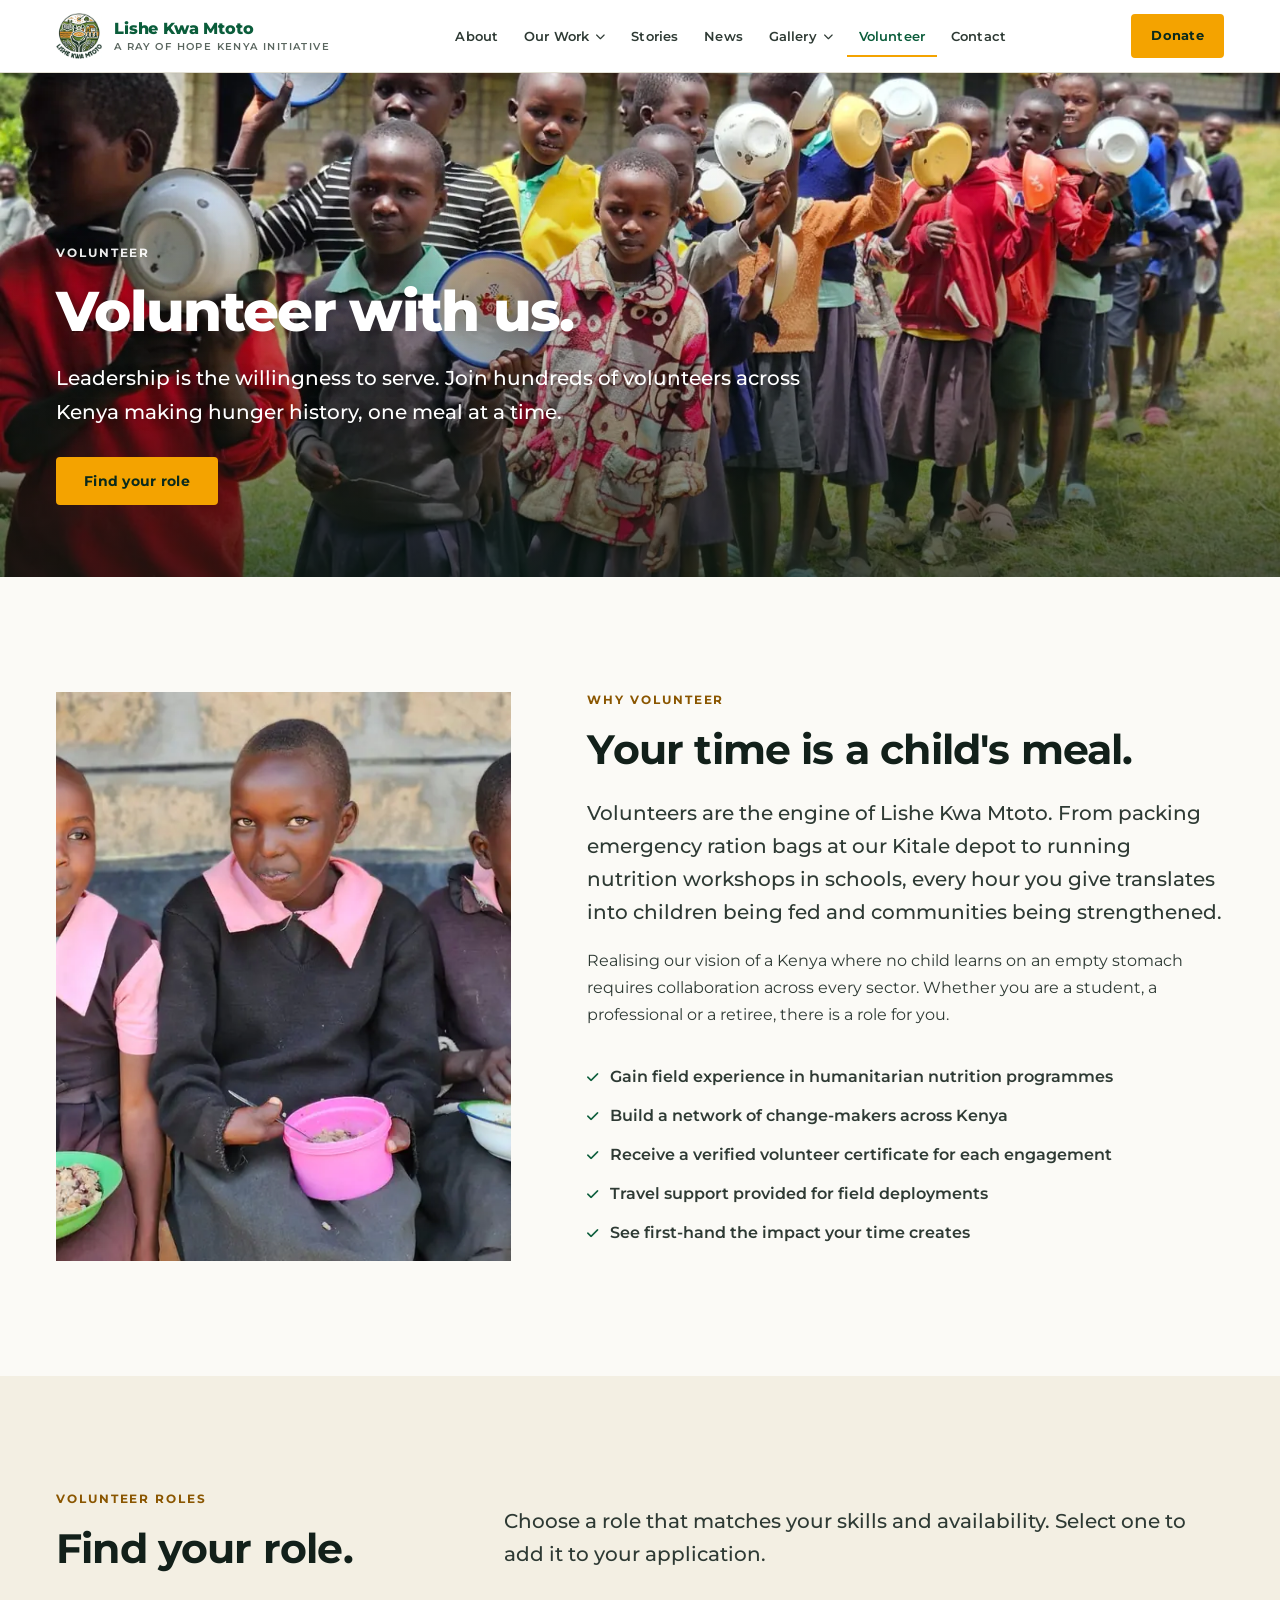
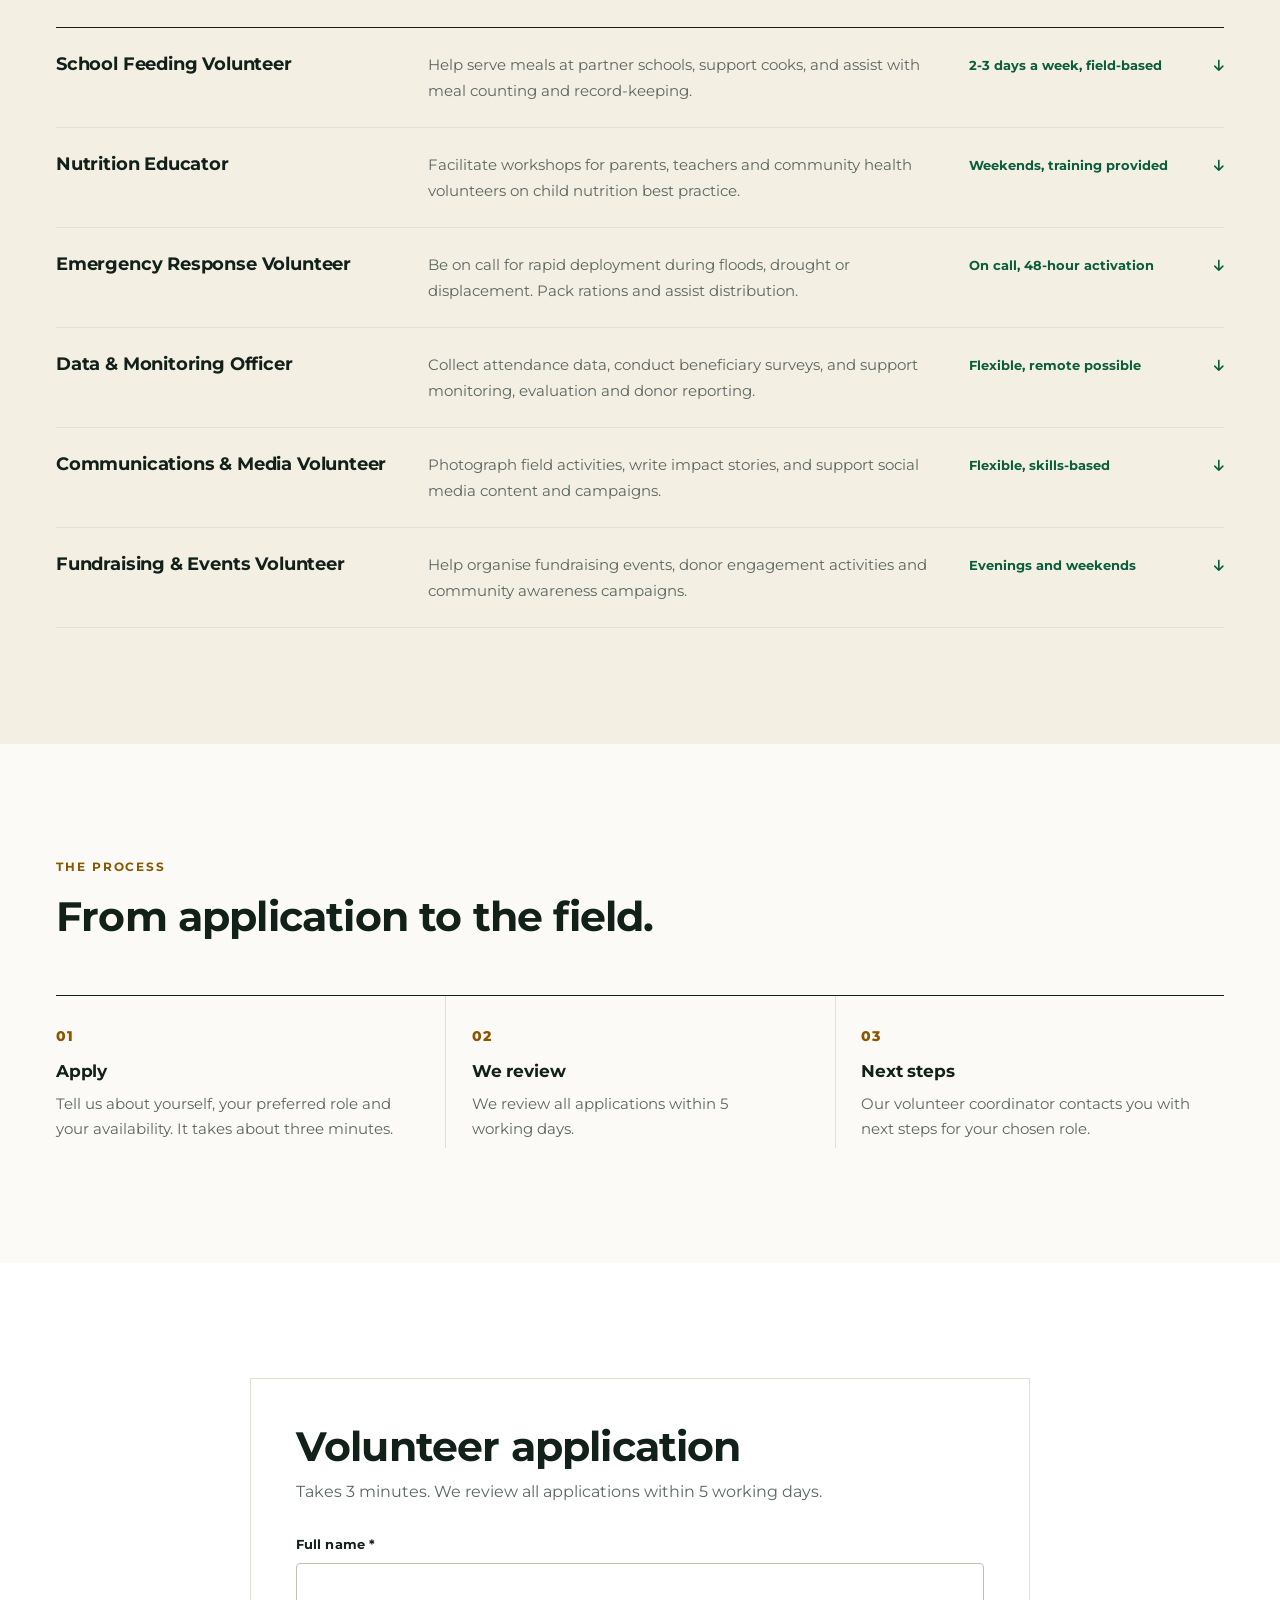
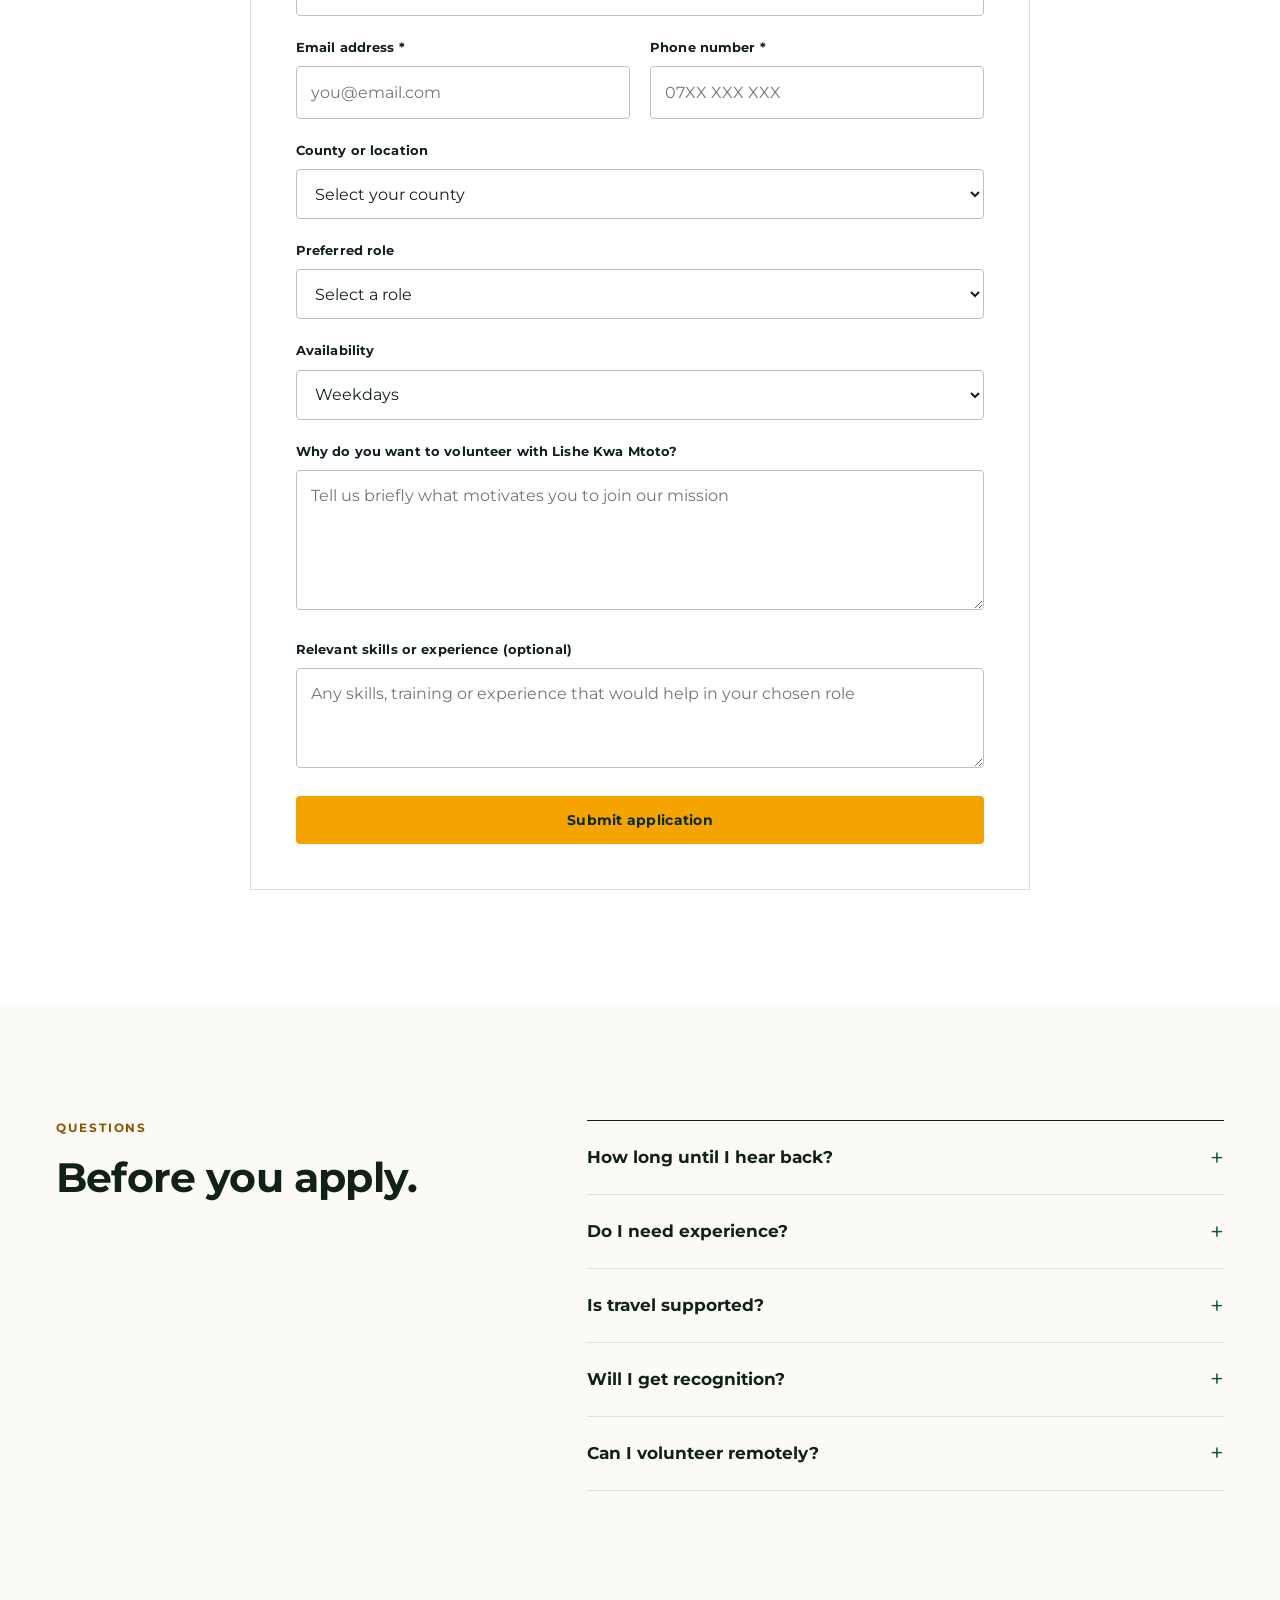
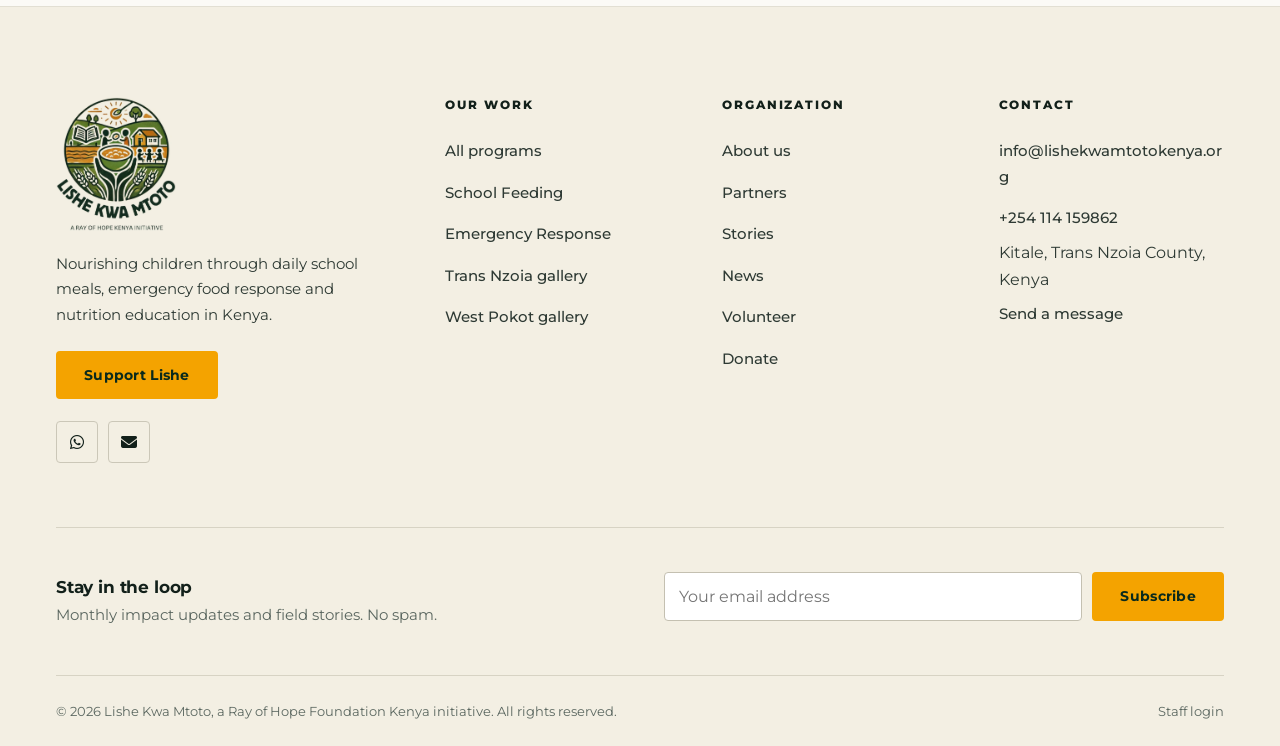
<file: volunteer.html>
<!DOCTYPE html>
<html lang="en">
<head>
<meta charset="utf-8">
<meta name="viewport" content="width=device-width, initial-scale=1">
<title>Volunteer | Join Lishe Kwa Mtoto in Kenya</title>
<meta name="description" content="Volunteer with Lishe Kwa Mtoto in school feeding, nutrition education, emergency response, monitoring, communications or fundraising. Apply in three minutes.">
<meta name="robots" content="index,follow">
<link rel="canonical" href="https://lishekwamtotokenya.org/volunteer.html">
<meta name="theme-color" content="#0b5d3b">
<meta property="og:type" content="website">
<meta property="og:site_name" content="Lishe Kwa Mtoto">
<meta property="og:title" content="Volunteer | Join Lishe Kwa Mtoto in Kenya">
<meta property="og:description" content="Volunteer with Lishe Kwa Mtoto in school feeding, nutrition education, emergency response, monitoring, communications or fundraising. Apply in three minutes.">
<meta property="og:url" content="https://lishekwamtotokenya.org/volunteer.html">
<meta property="og:image" content="https://lishekwamtotokenya.org/img/og-lishe.jpg">
<meta property="og:image:width" content="1200">
<meta property="og:image:height" content="630">
<meta name="twitter:card" content="summary_large_image">
<meta name="twitter:title" content="Volunteer | Join Lishe Kwa Mtoto in Kenya">
<meta name="twitter:description" content="Volunteer with Lishe Kwa Mtoto in school feeding, nutrition education, emergency response, monitoring, communications or fundraising. Apply in three minutes.">
<meta name="twitter:image" content="https://lishekwamtotokenya.org/img/og-lishe.jpg">
<link rel="icon" href="favicon.png" type="image/png">
<link rel="apple-touch-icon" href="apple-touch-icon.png">
<link rel="preconnect" href="https://fonts.googleapis.com">
<link rel="preconnect" href="https://fonts.gstatic.com" crossorigin>
<link rel="preconnect" href="https://cdnjs.cloudflare.com" crossorigin>
<link href="https://fonts.googleapis.com/css2?family=Montserrat:wght@400;500;600;700;800&display=swap" rel="stylesheet">
<link rel="stylesheet" href="https://cdnjs.cloudflare.com/ajax/libs/font-awesome/6.5.0/css/all.min.css">
<link rel="stylesheet" href="style.css">

</head>
<body>
<a class="skip-link" href="#main">Skip to main content</a>
<header class="site-header">
  <div class="container container--wide site-header__inner">
    <a class="brand" href="index.html" aria-label="Lishe Kwa Mtoto home">
      <img src="img/brand/lishe-mark.webp" alt="" width="46" height="46">
      <span class="brand__name">Lishe Kwa Mtoto<small>A Ray of Hope Kenya Initiative</small></span>
    </a>
    <nav class="nav" aria-label="Primary"><a class="nav__link" href="about.html">About</a><div class="nav__item"><button class="nav__trigger" type="button" aria-expanded="false" aria-haspopup="true">Our Work<i class="fa-solid fa-chevron-down" aria-hidden="true"></i></button><div class="nav__menu"><a href="programs.html">All Programs</a><a href="school-feeding.html">School Feeding</a><a href="emergency.html">Emergency Response</a></div></div><a class="nav__link" href="stories.html">Stories</a><a class="nav__link" href="blog.html">News</a><div class="nav__item"><button class="nav__trigger" type="button" aria-expanded="false" aria-haspopup="true">Gallery<i class="fa-solid fa-chevron-down" aria-hidden="true"></i></button><div class="nav__menu"><a href="gallery-transnzoia.html">Trans Nzoia County</a><a href="gallery-westpokot.html">West Pokot County</a></div></div><a class="nav__link" href="volunteer.html" aria-current="page">Volunteer</a><a class="nav__link" href="contact.html">Contact</a></nav>
    <div class="header-actions">
      <a class="btn btn--primary btn--sm" href="donate.html">Donate</a>
      <button class="nav-toggle" id="navToggle" type="button" aria-expanded="false" aria-controls="mobileNav" aria-label="Open menu"><i class="fa-solid fa-bars" aria-hidden="true"></i></button>
    </div>
  </div>
</header>
<nav class="mobile-nav" id="mobileNav" aria-label="Mobile"><a href="index.html">Home</a><a href="about.html">About</a><a href="programs.html">Our Work</a><a class="is-sub" href="school-feeding.html">School Feeding</a><a class="is-sub" href="emergency.html">Emergency Response</a><a href="stories.html">Stories</a><a href="blog.html">News</a><a href="gallery-transnzoia.html">Trans Nzoia Gallery</a><a href="gallery-westpokot.html">West Pokot Gallery</a><a href="volunteer.html">Volunteer</a><a href="contact.html">Contact</a><a class="btn btn--primary btn--block" href="donate.html">Donate</a></nav>
<main id="main">

<section class="phero">
  <img src="img/west/t-4.webp" srcset="img/west/t-4-800.webp 800w, img/west/t-4.webp 1600w" sizes="100vw" width="1600" height="1200" alt="Schoolchildren line up with cups and bowls for their meal" decoding="async" fetchpriority="high" style="object-position:40% 50%" class="phero__img">
  <div class="phero__content"><div class="container">
    <span class="eyebrow">Volunteer</span>
    <h1>Volunteer with us.</h1>
    <p class="phero__sub">Leadership is the willingness to serve. Join hundreds of volunteers across Kenya making hunger history, one meal at a time.</p>
    <div class="btn-row"><a class="btn btn--primary" href="#roles">Find your role</a></div>
  </div></div>
</section>

<section class="section" aria-labelledby="why-h">
  <div class="container">
    <div class="split split--wide-text split--top">
      <div class="reveal"><div class="media " style="--ar:4/5;--pos:50% 35%"><img src="img/west/simitei-3.webp" srcset="img/west/simitei-3-800.webp 800w, img/west/simitei-3.webp 1600w" sizes="(min-width:900px) 36vw, 100vw" width="1600" height="1200" alt="Pupils seated in a row smile as they eat" decoding="async" loading="lazy"></div></div>
      <div class="reveal" style="--d:.1s">
        <span class="eyebrow">Why volunteer</span>
        <h2 id="why-h" style="margin-bottom:24px">Your time is a child's meal.</h2>
        <div class="prose">
          <p class="lead">Volunteers are the engine of Lishe Kwa Mtoto. From packing emergency ration bags at our Kitale depot to running nutrition workshops in schools, every hour you give translates into children being fed and communities being strengthened.</p>
          <p>Realising our vision of a Kenya where no child learns on an empty stomach requires collaboration across every sector. Whether you are a student, a professional or a retiree, there is a role for you.</p>
        </div>
        <ul class="checks checks--dark" style="margin-top:28px">
          <li><i class="fa-solid fa-check" aria-hidden="true"></i>Gain field experience in humanitarian nutrition programmes</li>
          <li><i class="fa-solid fa-check" aria-hidden="true"></i>Build a network of change-makers across Kenya</li>
          <li><i class="fa-solid fa-check" aria-hidden="true"></i>Receive a verified volunteer certificate for each engagement</li>
          <li><i class="fa-solid fa-check" aria-hidden="true"></i>Travel support provided for field deployments</li>
          <li><i class="fa-solid fa-check" aria-hidden="true"></i>See first-hand the impact your time creates</li>
        </ul>
      </div>
    </div>
  </div>
</section>

<section class="section section--sand" id="roles" aria-labelledby="roles-h">
  <div class="container">
    <div class="head"><div><span class="eyebrow">Volunteer roles</span><h2 id="roles-h">Find your role.</h2></div>
      <p class="lead">Choose a role that matches your skills and availability. Select one to add it to your application.</p></div>
    <div class="roles"><button type="button" class="role reveal" data-role="School Feeding Volunteer" aria-pressed="false"><h3>School Feeding Volunteer</h3><p>Help serve meals at partner schools, support cooks, and assist with meal counting and record-keeping.</p><span class="role__commit">2-3 days a week, field-based<i class="fa-solid fa-arrow-down" aria-hidden="true"></i></span></button><button type="button" class="role reveal" data-role="Nutrition Educator" aria-pressed="false"><h3>Nutrition Educator</h3><p>Facilitate workshops for parents, teachers and community health volunteers on child nutrition best practice.</p><span class="role__commit">Weekends, training provided<i class="fa-solid fa-arrow-down" aria-hidden="true"></i></span></button><button type="button" class="role reveal" data-role="Emergency Response Volunteer" aria-pressed="false"><h3>Emergency Response Volunteer</h3><p>Be on call for rapid deployment during floods, drought or displacement. Pack rations and assist distribution.</p><span class="role__commit">On call, 48-hour activation<i class="fa-solid fa-arrow-down" aria-hidden="true"></i></span></button><button type="button" class="role reveal" data-role="Data &amp; Monitoring Officer" aria-pressed="false"><h3>Data &amp; Monitoring Officer</h3><p>Collect attendance data, conduct beneficiary surveys, and support monitoring, evaluation and donor reporting.</p><span class="role__commit">Flexible, remote possible<i class="fa-solid fa-arrow-down" aria-hidden="true"></i></span></button><button type="button" class="role reveal" data-role="Communications &amp; Media Volunteer" aria-pressed="false"><h3>Communications &amp; Media Volunteer</h3><p>Photograph field activities, write impact stories, and support social media content and campaigns.</p><span class="role__commit">Flexible, skills-based<i class="fa-solid fa-arrow-down" aria-hidden="true"></i></span></button><button type="button" class="role reveal" data-role="Fundraising &amp; Events Volunteer" aria-pressed="false"><h3>Fundraising &amp; Events Volunteer</h3><p>Help organise fundraising events, donor engagement activities and community awareness campaigns.</p><span class="role__commit">Evenings and weekends<i class="fa-solid fa-arrow-down" aria-hidden="true"></i></span></button></div>
  </div>
</section>

<section class="section" aria-labelledby="how-h">
  <div class="container">
    <div class="head"><div><span class="eyebrow">The process</span><h2 id="how-h">From application to the field.</h2></div></div>
    <div class="process">
      <div class="process__item reveal"><span class="process__no">01</span><h3>Apply</h3><p>Tell us about yourself, your preferred role and your availability. It takes about three minutes.</p></div>
      <div class="process__item reveal" style="--d:.08s"><span class="process__no">02</span><h3>We review</h3><p>We review all applications within 5 working days.</p></div>
      <div class="process__item reveal" style="--d:.16s"><span class="process__no">03</span><h3>Next steps</h3><p>Our volunteer coordinator contacts you with next steps for your chosen role.</p></div>
    </div>
  </div>
</section>

<section class="section section--white" id="apply" aria-labelledby="apply-h">
  <div class="container container--narrow">
    <form class="form-card" id="volForm" novalidate>
      <h2 id="apply-h" style="font-size:var(--fs-h2)">Volunteer application</h2>
      <p>Takes 3 minutes. We review all applications within 5 working days.</p>
      <div class="field"><label for="vName">Full name *</label><input type="text" id="vName" name="name" autocomplete="name" required></div>
      <div class="field-row">
        <div class="field"><label for="vEmail">Email address *</label><input type="email" id="vEmail" name="email" autocomplete="email" required placeholder="you@email.com"></div>
        <div class="field"><label for="vPhone">Phone number *</label><input type="tel" id="vPhone" name="phone" autocomplete="tel" required placeholder="07XX XXX XXX"></div>
      </div>
      <div class="field"><label for="vCounty">County or location</label>
        <select id="vCounty"><option value="">Select your county</option><option>Trans Nzoia</option><option>West Pokot</option><option>Turkana</option><option>Baringo</option><option>Elgeyo Marakwet</option><option>Nairobi</option><option>Other</option></select></div>
      <div class="field"><label for="vRole">Preferred role</label>
        <select id="vRole"><option value="">Select a role</option><option>School Feeding Volunteer</option><option>Nutrition Educator</option><option>Emergency Response Volunteer</option><option>Data &amp; Monitoring Officer</option><option>Communications &amp; Media Volunteer</option><option>Fundraising &amp; Events Volunteer</option></select></div>
      <div class="field"><label for="vAvail">Availability</label>
        <select id="vAvail"><option>Weekdays</option><option>Weekends</option><option>Both</option><option>On-call for emergencies</option></select></div>
      <div class="field"><label for="vWhy">Why do you want to volunteer with Lishe Kwa Mtoto?</label><textarea id="vWhy" placeholder="Tell us briefly what motivates you to join our mission"></textarea></div>
      <div class="field"><label for="vSkills">Relevant skills or experience (optional)</label><textarea id="vSkills" style="min-height:100px" placeholder="Any skills, training or experience that would help in your chosen role"></textarea></div>
      <button class="btn btn--primary btn--block" type="submit" id="volSubmit">Submit application</button>
      <p class="form-msg" id="volMsg" role="status"></p>
    </form>
  </div>
</section>

<section class="section" aria-labelledby="vfaq-h">
  <div class="container">
    <div class="split split--wide-text split--top">
      <div><span class="eyebrow">Questions</span><h2 id="vfaq-h">Before you apply.</h2></div>
      <div class="faq"><details><summary>How long until I hear back?</summary><p>We review all applications within 5 working days. Our volunteer coordinator then contacts you with next steps for your chosen role.</p></details><details><summary>Do I need experience?</summary><p>Not for every role. Nutrition educators receive training, and you can tell us about any relevant skills in your application.</p></details><details><summary>Is travel supported?</summary><p>Travel support is provided for field deployments.</p></details><details><summary>Will I get recognition?</summary><p>Yes. Each volunteer receives a verified volunteer certificate for each engagement.</p></details><details><summary>Can I volunteer remotely?</summary><p>Some roles, such as data and monitoring, can be done remotely. Others are field-based.</p></details></div>
    </div>
  </div>
</section>

</main>
<footer class="site-footer">
  <div class="container container--wide">
    <div class="footer__top">
      <div class="footer__brand">
        <img src="img/brand/lishe-logo.webp" alt="Lishe Kwa Mtoto, a Ray of Hope Kenya Initiative" width="120" height="134" loading="lazy">
        <p>Nourishing children through daily school meals, emergency food response and nutrition education in Kenya.</p>
        <a class="btn btn--primary" href="donate.html">Support Lishe</a>
        <div class="social"><a href="https://wa.me/254114159862" target="_blank" rel="noopener" aria-label="WhatsApp"><i class="fa-brands fa-whatsapp" aria-hidden="true"></i></a><a href="mailto:info@lishekwamtotokenya.org" aria-label="Email"><i class="fa-solid fa-envelope" aria-hidden="true"></i></a></div>
      </div>
      <nav class="footer__col" aria-label="Programs">
        <h4>Our work</h4>
        <ul>
          <li><a href="programs.html">All programs</a></li>
          <li><a href="school-feeding.html">School Feeding</a></li>
          <li><a href="emergency.html">Emergency Response</a></li>
          <li><a href="gallery-transnzoia.html">Trans Nzoia gallery</a></li>
          <li><a href="gallery-westpokot.html">West Pokot gallery</a></li>
        </ul>
      </nav>
      <nav class="footer__col" aria-label="Organization">
        <h4>Organization</h4>
        <ul>
          <li><a href="about.html">About us</a></li>
          <li><a href="about.html#partners">Partners</a></li>
          <li><a href="stories.html">Stories</a></li>
          <li><a href="blog.html">News</a></li>
          <li><a href="volunteer.html">Volunteer</a></li>
          <li><a href="donate.html">Donate</a></li>
        </ul>
      </nav>
      <div class="footer__col">
        <h4>Contact</h4>
        <address>
          <ul>
            <li><a href="mailto:info@lishekwamtotokenya.org">info@lishekwamtotokenya.org</a></li>
            <li><a href="tel:+254114159862">+254 114 159862</a></li>
            <li>Kitale, Trans Nzoia County, Kenya</li>
            <li><a href="contact.html">Send a message</a></li>
          </ul>
        </address>
      </div>
    </div>
    <div class="footer__news">
      <div><h4>Stay in the loop</h4><p>Monthly impact updates and field stories. No spam.</p></div>
      <form data-newsletter novalidate>
        <label class="sr-only" for="fnEmail">Email address</label>
        <input type="email" id="fnEmail" placeholder="Your email address" autocomplete="email" required>
        <button class="btn btn--primary" type="submit">Subscribe</button>
        <p class="form-status" role="status"></p>
      </form>
    </div>
    <div class="footer__bottom">
      <span>&copy; 2026 Lishe Kwa Mtoto, a Ray of Hope Foundation Kenya initiative. All rights reserved.</span>
      <ul><li><a href="admin-login.html">Staff login</a></li></ul>
    </div>
  </div>
</footer>
<script src="firebase-init.js" defer></script>
<script src="shared.js" defer></script>

<script>
document.addEventListener('DOMContentLoaded', function () {
  var F = window.LisheFirebase, roleSel = document.getElementById('vRole');
  document.querySelectorAll('.role').forEach(function (card) {
    card.addEventListener('click', function () {
      document.querySelectorAll('.role').forEach(function (c) { c.classList.remove('selected'); c.setAttribute('aria-pressed', 'false'); });
      card.classList.add('selected'); card.setAttribute('aria-pressed', 'true');
      roleSel.value = card.getAttribute('data-role');
      document.getElementById('apply').scrollIntoView({ behavior: 'smooth', block: 'start' });
      document.getElementById('vName').focus({ preventScroll: true });
    });
  });
  var form = document.getElementById('volForm'), msg = document.getElementById('volMsg'), btn = document.getElementById('volSubmit');
  function say(t, ok) { msg.textContent = t; msg.className = 'form-msg show'; msg.style.borderLeftColor = ok ? 'var(--green)' : 'var(--alert)'; msg.style.background = ok ? '#eaf4ee' : '#fbf1ec'; }
  form.addEventListener('submit', function (ev) {
    ev.preventDefault();
    var v = function (id) { return document.getElementById(id).value.trim(); };
    var name = v('vName'), email = v('vEmail'), phone = v('vPhone');
    if (!name || !email || !phone) { say('Please fill in your name, email and phone number.', false); return; }
    btn.disabled = true; btn.textContent = 'Submitting...';
    F.db().then(function (db) {
      return db.collection('volunteers').add({ name: name, email: email, phone: phone, county: v('vCounty'), role: v('vRole'), availability: v('vAvail'), motivation: v('vWhy'), skills: v('vSkills'), status: 'pending', submittedAt: firebase.firestore.FieldValue.serverTimestamp() });
    }).then(function () {
      say('Application received. Thank you for choosing to serve. Our volunteer coordinator will contact you within 5 working days.', true);
      btn.textContent = 'Application submitted'; form.reset();
    }).catch(function (err) { btn.disabled = false; btn.textContent = 'Submit application'; say('Submission failed. Please try again. (' + err.message + ')', false); });
  });
});
</script>
</body>
</html>
</file>
<file: style.css>
/* ==========================================================================
   LISHE KWA MTOTO — Design system
   Typeface: Montserrat only. Icons: Font Awesome only.
   ========================================================================== */

:root {
  --green:      #0b5d3b;
  --green-deep: #073d27;
  --green-ink:  #0a2a1c;
  --mango:      #f4a300;
  --mango-hover:#e29700;
  --mango-text: #8a5600;
  --alert:      #a8391a;

  --ink:   #12201a;
  --text:  #2e3a34;
  --muted: #5b6760;
  --line:  #e2dfd3;
  --paper: #fbfaf6;
  --sand:  #f3efe3;
  --white: #ffffff;

  --nav-h: 72px;
  --gutter: clamp(20px, 4.5vw, 56px);
  --max: 1240px;
  --max-wide: 1400px;
  --radius: 4px;

  --space-section: clamp(72px, 9vw, 128px);
  --space-section-sm: clamp(48px, 6vw, 80px);

  --fs-hero: clamp(2.35rem, 1.35rem + 4.6vw, 5rem);
  --fs-h1:   clamp(2rem, 1.35rem + 2.8vw, 3.5rem);
  --fs-h2:   clamp(1.65rem, 1.25rem + 1.7vw, 2.55rem);
  --fs-h3:   clamp(1.15rem, 1.05rem + 0.5vw, 1.4rem);
  --fs-lead: clamp(1.05rem, 0.98rem + 0.4vw, 1.25rem);

  --ease: cubic-bezier(.22,.61,.36,1);
}

/* ---------- Reset ---------- */
*, *::before, *::after { box-sizing: border-box; }
* { margin: 0; padding: 0; }
html { scroll-behavior: smooth; -webkit-text-size-adjust: 100%; scroll-padding-top: calc(var(--nav-h) + 16px); }
body {
  font-family: 'Montserrat', system-ui, -apple-system, 'Segoe UI', Roboto, sans-serif;
  font-size: 1rem; line-height: 1.7; color: var(--text); background: var(--paper);
  overflow-x: hidden; -webkit-font-smoothing: antialiased; text-rendering: optimizeLegibility;
}
img, video, picture { display: block; max-width: 100%; }
img { height: auto; }
a { color: inherit; text-decoration: none; }
ul, ol { list-style: none; }
button, input, select, textarea { font: inherit; color: inherit; }
button { cursor: pointer; background: none; border: 0; }
address { font-style: normal; }
:focus-visible { outline: 3px solid var(--mango); outline-offset: 3px; border-radius: 2px; }
.skip-link {
  position: absolute; left: 12px; top: -60px; z-index: 2000; background: var(--ink); color: #fff;
  padding: 10px 16px; font-weight: 600; font-size: .875rem; border-radius: var(--radius); transition: top .2s;
}
.skip-link:focus { top: 12px; }
.sr-only { position: absolute !important; width: 1px; height: 1px; overflow: hidden; clip: rect(0 0 0 0); white-space: nowrap; }

/* ---------- Layout ---------- */
.container { width: 100%; max-width: calc(var(--max) + var(--gutter) * 2); margin-inline: auto; padding-inline: var(--gutter); }
.container--wide { max-width: calc(var(--max-wide) + var(--gutter) * 2); }
.container--narrow { max-width: calc(780px + var(--gutter) * 2); }
.section { padding-block: var(--space-section); }
.section--sm { padding-block: var(--space-section-sm); }
.section--sand { background: var(--sand); }
.section--white { background: var(--white); }
.section--green { background: var(--green-deep); color: #fff; }
.section--green :where(h1,h2,h3,.lead) { color: #fff; }
.section--green .eyebrow { color: var(--mango); }

/* ---------- Typography ---------- */
h1, h2, h3, h4 { color: var(--ink); font-weight: 700; line-height: 1.12; letter-spacing: -0.02em; text-wrap: balance; }
h1 { font-size: var(--fs-h1); }
h2 { font-size: var(--fs-h2); }
h3 { font-size: var(--fs-h3); line-height: 1.25; letter-spacing: -0.01em; }
h4 { font-size: 1rem; line-height: 1.3; letter-spacing: 0; }
p { text-wrap: pretty; }
.eyebrow {
  display: block; font-size: .75rem; font-weight: 700; letter-spacing: .16em; text-transform: uppercase;
  color: var(--mango-text); margin-bottom: 18px; line-height: 1.4;
}
.eyebrow--light { color: var(--mango); }
.h-hero { font-size: var(--fs-hero); font-weight: 800; line-height: 1.04; letter-spacing: -0.03em; color: #fff; }
.lead { font-size: var(--fs-lead); line-height: 1.65; color: var(--text); font-weight: 500; }
.caption { font-size: .8125rem; line-height: 1.5; color: var(--muted); }
.meta { font-size: .75rem; font-weight: 600; letter-spacing: .06em; text-transform: uppercase; color: var(--muted); }
.prose > * + * { margin-top: 1.15em; }
.prose p { max-width: 62ch; }
.prose strong { color: var(--ink); font-weight: 700; }
.measure { max-width: 60ch; }
.stack-sm > * + * { margin-top: 12px; }
.stack > * + * { margin-top: 24px; }
.stack-lg > * + * { margin-top: 40px; }

/* ---------- Buttons (two styles only) ---------- */
.btn {
  display: inline-flex; align-items: center; justify-content: center; gap: 10px;
  min-height: 48px; padding: 12px 26px; border-radius: var(--radius);
  font-weight: 700; font-size: .875rem; letter-spacing: .02em; line-height: 1.2; text-align: center;
  border: 2px solid transparent; transition: background-color .2s var(--ease), color .2s var(--ease), border-color .2s var(--ease);
  white-space: nowrap;
}
.btn--primary { background: var(--mango); color: var(--green-ink); border-color: var(--mango); }
.btn--primary:hover { background: var(--mango-hover); border-color: var(--mango-hover); }
.btn--secondary { background: transparent; color: var(--ink); border-color: var(--ink); }
.btn--secondary:hover { background: var(--ink); color: #fff; }
.on-dark .btn--secondary, .btn--secondary.btn--light { color: #fff; border-color: rgba(255,255,255,.85); }
.on-dark .btn--secondary:hover, .btn--secondary.btn--light:hover { background: #fff; color: var(--ink); }
.btn--sm { min-height: 40px; padding: 8px 18px; font-size: .8125rem; }
.btn--block { width: 100%; }
.btn-row { display: flex; flex-wrap: wrap; gap: 14px; }
.link-arrow {
  display: inline-flex; align-items: center; gap: 10px; font-weight: 700; font-size: .875rem; color: var(--green);
  border-bottom: 2px solid var(--mango); padding-bottom: 4px; transition: gap .2s var(--ease);
}
.link-arrow:hover { gap: 14px; }
.on-dark .link-arrow, .section--green .link-arrow { color: #fff; }

/* ---------- Header ---------- */
.site-header { position: sticky; top: 0; z-index: 1000; background: var(--white); border-bottom: 1px solid var(--line); }
.site-header__inner { display: flex; align-items: center; justify-content: space-between; gap: 24px; height: var(--nav-h); }
.brand { display: flex; align-items: center; gap: 12px; min-width: 0; }
.brand img { width: 46px; height: 46px; object-fit: contain; flex: none; }
.brand__name { font-weight: 800; font-size: 1rem; letter-spacing: -0.01em; color: var(--green); line-height: 1.15; white-space: nowrap; }
.brand__name small { display: block; font-size: .625rem; font-weight: 600; letter-spacing: .14em; text-transform: uppercase; color: var(--muted); margin-top: 3px; }
.nav { display: flex; align-items: center; gap: 2px; }
.nav__link, .nav__trigger {
  display: inline-flex; align-items: center; gap: 6px; padding: 10px 12px; font-size: .8125rem; font-weight: 600; color: var(--text);
  letter-spacing: .01em; border-radius: var(--radius); transition: color .2s;
}
.nav__link:hover, .nav__trigger:hover, .nav__link[aria-current="page"], .nav__item.is-current > .nav__trigger { color: var(--green); }
.nav__link[aria-current="page"], .nav__item.is-current > .nav__trigger { box-shadow: inset 0 -2px 0 var(--mango); border-radius: 0; }
.nav__trigger i { font-size: .625rem; transition: transform .2s; }
.nav__item { position: relative; }
.nav__menu {
  position: absolute; top: 100%; left: 0; min-width: 230px; padding: 8px 0; background: var(--white);
  border: 1px solid var(--line); border-top: 2px solid var(--green); box-shadow: 0 12px 28px rgba(18,32,26,.1);
  opacity: 0; visibility: hidden; transform: translateY(6px); transition: opacity .18s, transform .18s, visibility .18s;
}
.nav__item:hover .nav__menu, .nav__item:focus-within .nav__menu, .nav__item.is-open .nav__menu { opacity: 1; visibility: visible; transform: none; }
.nav__item:hover .nav__trigger i, .nav__item.is-open .nav__trigger i { transform: rotate(180deg); }
.nav__menu a { display: block; padding: 10px 20px; font-size: .8125rem; font-weight: 600; color: var(--text); }
.nav__menu a:hover { background: var(--sand); color: var(--green); }
.header-actions { display: flex; align-items: center; gap: 10px; }
.nav-toggle { display: none; width: 46px; height: 46px; align-items: center; justify-content: center; border-radius: var(--radius); color: var(--ink); font-size: 1.2rem; }
.nav-toggle:hover { background: var(--sand); }
.mobile-nav {
  position: fixed; inset: var(--nav-h) 0 0 0; z-index: 999; background: var(--white); overflow-y: auto; overscroll-behavior: contain;
  padding: 8px var(--gutter) 40px; transform: translateY(-8px); opacity: 0; visibility: hidden; transition: opacity .2s, transform .2s, visibility .2s;
}
.mobile-nav.is-open { opacity: 1; visibility: visible; transform: none; }
.mobile-nav a:not(.btn) { display: flex; align-items: center; justify-content: space-between; min-height: 54px; padding: 12px 0; font-size: 1.0625rem; font-weight: 600; color: var(--ink); border-bottom: 1px solid var(--line); }
.mobile-nav a.is-sub { padding-left: 18px; min-height: 46px; font-size: .9375rem; font-weight: 500; color: var(--text); }
.mobile-nav .btn { margin-top: 24px; }
body.menu-open { overflow: hidden; }

/* ---------- Home hero (video) ---------- */
.hero { position: relative; isolation: isolate; color: #fff; background: var(--green-ink); overflow: hidden;
  min-height: clamp(560px, calc(100vh - var(--nav-h)), 920px); min-height: clamp(560px, calc(100svh - var(--nav-h)), 920px);
  display: flex; align-items: flex-end; }
.hero__media { position: absolute; inset: 0; z-index: -2; }
.hero__poster, .hero__poster img, .hero__video { width: 100%; height: 100%; object-fit: cover; object-position: 50% 40%; }
.hero__poster { position: absolute; inset: 0; }
.hero__video { position: absolute; inset: 0; opacity: 0; transition: opacity 1.1s var(--ease); background: transparent; }
.hero.is-playing .hero__video { opacity: 1; }
.hero::after { /* readability only: soft base gradient */
  content: ''; position: absolute; inset: 0; z-index: -1; pointer-events: none;
  background: linear-gradient(to top, rgba(6,24,16,.66) 0%, rgba(6,24,16,.28) 38%, rgba(6,24,16,.04) 70%, rgba(6,24,16,0) 100%);
}
.hero__content { width: 100%; padding-block: clamp(40px, 7vh, 80px); }
.hero__text { max-width: 720px; }
.hero .eyebrow { color: #fff; opacity: .92; margin-bottom: 20px; }
.hero__sub { font-size: var(--fs-lead); font-weight: 500; color: #fff; margin-top: 22px; max-width: 34em; text-shadow: 0 1px 14px rgba(0,0,0,.35); }
.hero .btn-row { margin-top: 34px; }
.hero .h-hero { text-shadow: 0 2px 24px rgba(0,0,0,.28); }
.hero__pause {
  position: absolute; right: var(--gutter); bottom: clamp(20px, 4vh, 36px); display: inline-flex; align-items: center; gap: 8px;
  min-height: 40px; padding: 8px 14px; font-size: .75rem; font-weight: 600; letter-spacing: .06em; text-transform: uppercase; color: #fff;
  background: rgba(6,24,16,.55); border: 1px solid rgba(255,255,255,.5); border-radius: var(--radius);
}
.hero__pause:hover { background: rgba(6,24,16,.8); }
.hero:not(.has-video) .hero__pause { display: none; }

/* ---------- Page heroes ---------- */
.phero { position: relative; isolation: isolate; color: #fff; display: flex; align-items: flex-end; background: var(--green-ink); overflow: hidden;
  min-height: clamp(380px, 56vh, 560px); }
.phero__img { position: absolute; inset: 0; z-index: -2; width: 100%; height: 100%; object-fit: cover; }
.phero::after { content: ''; position: absolute; inset: 0; z-index: -1; background: linear-gradient(to top, rgba(6,24,16,.7) 0%, rgba(6,24,16,.22) 48%, rgba(6,24,16,0) 80%); }
.phero__content { width: 100%; padding-block: clamp(36px, 6vw, 72px); }
.phero h1 { color: #fff; font-weight: 800; letter-spacing: -0.03em; max-width: 16em; text-shadow: 0 2px 20px rgba(0,0,0,.25); }
.phero p.phero__sub { margin-top: 18px; max-width: 38em; font-size: var(--fs-lead); font-weight: 500; color: #fff; text-shadow: 0 1px 12px rgba(0,0,0,.35); }
.phero .eyebrow { color: #fff; opacity: .92; }
.phero .btn-row { margin-top: 28px; }
.phero--tall { min-height: clamp(460px, 68vh, 720px); }
.phero--em::after { background: linear-gradient(to top, rgba(28,14,8,.78) 0%, rgba(28,14,8,.3) 50%, rgba(28,14,8,.05) 85%); }
.phero--em .eyebrow { color: #ffd7c4; opacity: 1; }
/* split hero: text on paper, photo beside */
.shero { background: var(--paper); border-bottom: 1px solid var(--line); }
.shero__grid { display: grid; grid-template-columns: minmax(0,1fr) minmax(0,1.05fr); min-height: clamp(420px, 60vh, 600px); }
.shero__text { display: flex; flex-direction: column; justify-content: center; padding: clamp(40px,6vw,80px) clamp(24px,5vw,72px) clamp(40px,6vw,80px) max(var(--gutter), calc((100vw - var(--max)) / 2)); }
.shero__text h1 { font-weight: 800; letter-spacing: -0.03em; }
.shero__text .lead { margin-top: 22px; max-width: 34em; }
.shero__text .btn-row { margin-top: 30px; }
.shero__media { position: relative; min-height: 320px; }
.shero__media img { position: absolute; inset: 0; width: 100%; height: 100%; object-fit: cover; }
.shero--reverse .shero__grid { grid-template-columns: minmax(0,1.05fr) minmax(0,1fr); }
.shero--reverse .shero__text { order: 2; padding: clamp(40px,6vw,80px) max(var(--gutter), calc((100vw - var(--max)) / 2)) clamp(40px,6vw,80px) clamp(24px,5vw,72px); }
.shero--reverse .shero__media { order: 1; }

/* Emergency identity: warm dark split hero */
.shero--dark { background: #2a1209; color: #fff; border-bottom: 0; }
.shero--dark h1 { color: #fff; }
.shero--dark .lead { color: rgba(255,255,255,.9); }
.shero--dark .eyebrow { color: #ffb48f; }

/* ---------- Media helpers ---------- */
.media { position: relative; overflow: hidden; background: var(--sand); aspect-ratio: var(--ar, 4/3); }
.media img { position: absolute; inset: 0; width: 100%; height: 100%; object-fit: cover; object-position: var(--pos, 50% 50%); }
.media--portrait { --ar: 4/5; }
.media--land { --ar: 3/2; }
.media--wide { --ar: 16/9; }
.media--square { --ar: 1/1; }
figure figcaption { margin-top: 10px; }

/* ---------- Reveal motion ---------- */
.js .reveal { opacity: 0; transform: translateY(18px); transition: opacity .8s var(--ease), transform .8s var(--ease); transition-delay: var(--d, 0s); }
.js .reveal.in { opacity: 1; transform: none; }
.media img { transition: transform 1.2s var(--ease); }
.media--zoom:hover img { transform: scale(1.03); }

/* ---------- Statement + stats ---------- */
.statement { display: grid; grid-template-columns: minmax(0,5fr) minmax(0,6fr); gap: clamp(32px,6vw,96px); align-items: start; }
.statement h2 { font-size: var(--fs-h1); font-weight: 800; letter-spacing: -0.03em; }
.stats { display: grid; grid-template-columns: repeat(4, minmax(0,1fr)); margin-top: clamp(48px,6vw,88px); border-top: 1px solid var(--ink); }
.stat { padding: 28px clamp(12px,2vw,28px) 4px 0; }
.stat + .stat { padding-left: clamp(12px,2vw,28px); border-left: 1px solid var(--line); }
.stat__num { display: block; font-size: clamp(2rem, 1.4rem + 2.2vw, 3.4rem); font-weight: 800; letter-spacing: -0.04em; line-height: 1; color: var(--green); font-variant-numeric: tabular-nums; white-space: nowrap; }
.stat__label { display: block; margin-top: 12px; font-size: .8125rem; line-height: 1.5; color: var(--muted); font-weight: 600; max-width: 18em; }

/* ---------- Editorial split ---------- */
.split { display: grid; grid-template-columns: minmax(0,1fr) minmax(0,1fr); gap: clamp(32px,6vw,96px); align-items: center; }
.split--wide-media { grid-template-columns: minmax(0,7fr) minmax(0,5fr); }
.split--wide-text { grid-template-columns: minmax(0,5fr) minmax(0,7fr); }
.split--top { align-items: start; }
.split--reverse > :first-child { order: 2; }
.split h2 { margin-bottom: 22px; }

/* Featured program band: photo bleeds to the edge, green panel */
.feature { display: grid; grid-template-columns: minmax(0,7fr) minmax(0,5fr); background: var(--green-deep); color: #fff; }
.feature__media { position: relative; min-height: 440px; }
.feature__media img { position: absolute; inset: 0; width: 100%; height: 100%; object-fit: cover; }
.feature__body { padding: clamp(36px,5vw,72px); display: flex; flex-direction: column; justify-content: center; }
.feature__body h2 { color: #fff; margin-bottom: 20px; }
.feature__body p { color: rgba(255,255,255,.88); }
.feature__body .eyebrow { color: var(--mango); }
.mix-line { margin-top: 28px; border-top: 1px solid rgba(255,255,255,.25); }
.mix-line li { display: flex; justify-content: space-between; gap: 16px; padding: 12px 0; border-bottom: 1px solid rgba(255,255,255,.18); font-size: .875rem; font-weight: 600; }
.mix-line li span:last-child { font-variant-numeric: tabular-nums; color: var(--mango); }
.feature__body .btn-row { margin-top: 32px; }

/* Full-bleed photograph with quote */
.band { position: relative; isolation: isolate; color: #fff; min-height: clamp(460px, 76vh, 760px); display: flex; align-items: flex-end; overflow: hidden; background: var(--green-ink); }
.band__img { position: absolute; inset: 0; z-index: -2; width: 100%; height: 100%; object-fit: cover; }
.band::after { content: ''; position: absolute; inset: 0; z-index: -1; background: linear-gradient(to top, rgba(6,24,16,.74) 0%, rgba(6,24,16,.2) 55%, rgba(6,24,16,0) 85%); }
.band__content { padding-block: clamp(36px,6vw,80px); width: 100%; }
.band blockquote { max-width: 24em; font-size: clamp(1.4rem, 1.05rem + 1.8vw, 2.5rem); font-weight: 700; line-height: 1.22; letter-spacing: -0.02em; color: #fff; text-shadow: 0 2px 18px rgba(0,0,0,.3); }
.band .caption { color: rgba(255,255,255,.85); margin-top: 20px; }

/* Steps (How it works) */
.steps { counter-reset: step; border-top: 1px solid var(--ink); }
.step { display: grid; grid-template-columns: 72px minmax(0,1fr); gap: 8px 24px; padding: 28px 0; border-bottom: 1px solid var(--line); }
.step::before { counter-increment: step; content: counter(step, decimal-leading-zero); font-size: .875rem; font-weight: 800; color: var(--mango-text); letter-spacing: .08em; padding-top: 4px; }
.step h3 { margin-bottom: 8px; }
.step p { max-width: 52ch; }
.sticky-col { position: sticky; top: calc(var(--nav-h) + 32px); }

/* Program list rows */
.prog { display: grid; grid-template-columns: minmax(0,1fr) minmax(0,1fr); gap: clamp(20px,3vw,40px); }
.prog__item { display: flex; flex-direction: column; }
.prog__item .media { margin-bottom: 20px; }
.prog__item h3 { margin-bottom: 10px; }
.prog__item p { max-width: 44ch; margin-bottom: 18px; }
.prog__item .link-arrow { align-self: flex-start; margin-top: auto; }
.prog__item--lead { grid-row: span 2; }
.prog__item--lead .media { --ar: 4/5; }

/* Where we work tiles */
.places { display: grid; grid-template-columns: repeat(2, minmax(0,1fr)); gap: clamp(16px,2vw,28px); }
.place { position: relative; display: block; isolation: isolate; color: #fff; overflow: hidden; aspect-ratio: 4/3; background: var(--green-ink); }
.place img { position: absolute; inset: 0; width: 100%; height: 100%; object-fit: cover; z-index: -2; transition: transform 1.2s var(--ease); }
.place:hover img { transform: scale(1.04); }
.place::after { content: ''; position: absolute; inset: 0; z-index: -1; background: linear-gradient(to top, rgba(6,24,16,.72), rgba(6,24,16,0) 62%); }
.place__body { position: absolute; left: 0; right: 0; bottom: 0; padding: clamp(20px,3vw,32px); }
.place__body h3 { color: #fff; margin-bottom: 4px; }
.place__body span { font-size: .8125rem; font-weight: 600; display: inline-flex; gap: 8px; align-items: center; }

/* Story feature */
.story { display: grid; grid-template-columns: minmax(0,5fr) minmax(0,6fr); gap: clamp(32px,6vw,96px); align-items: center; }
.pullquote { font-size: clamp(1.4rem, 1.1rem + 1.4vw, 2.2rem); font-weight: 700; line-height: 1.25; letter-spacing: -0.02em; color: var(--ink); padding-left: 24px; border-left: 4px solid var(--mango); }
.attrib { margin-top: 16px; font-size: .8125rem; font-weight: 600; color: var(--muted); }
.attrib strong { color: var(--ink); }

/* Donation ladder */
.ladder { border-top: 1px solid var(--ink); }
.ladder__row { display: grid; grid-template-columns: minmax(0,150px) minmax(0,1fr); gap: 8px 28px; padding: 22px 0; border-bottom: 1px solid var(--line); align-items: baseline; }
.ladder__amt { font-size: 1.5rem; font-weight: 800; letter-spacing: -0.02em; color: var(--green); font-variant-numeric: tabular-nums; white-space: nowrap; }
.ladder__amt small { font-size: .75rem; font-weight: 700; letter-spacing: .08em; color: var(--muted); margin-right: 4px; }
.ladder__row h3 { font-size: 1.0625rem; margin-bottom: 4px; }
.ladder__row p { font-size: .9375rem; color: var(--muted); }
.progress { margin-top: 36px; }
.progress__top { display: flex; justify-content: space-between; align-items: baseline; gap: 16px; flex-wrap: wrap; margin-bottom: 10px; }
.progress__raised { font-size: 1.5rem; font-weight: 800; letter-spacing: -0.02em; color: var(--ink); font-variant-numeric: tabular-nums; }
.progress__bar { height: 8px; background: var(--line); border-radius: 0; overflow: hidden; }
.progress__fill { height: 100%; width: 0; background: var(--green); transition: width 1.2s var(--ease); }
.progress__meta { display: flex; justify-content: space-between; gap: 16px; flex-wrap: wrap; margin-top: 10px; font-size: .8125rem; color: var(--muted); font-weight: 600; }

/* News list */
.news { display: grid; grid-template-columns: repeat(3, minmax(0,1fr)); gap: clamp(20px,3vw,40px); }
.news--featured { grid-template-columns: minmax(0,3fr) minmax(0,2fr); }
.post { display: flex; flex-direction: column; }
.post .media { --ar: 3/2; margin-bottom: 18px; }
.post__meta { display: flex; flex-wrap: wrap; gap: 6px 14px; align-items: center; margin-bottom: 10px; }
.post__cat { font-size: .6875rem; font-weight: 800; letter-spacing: .14em; text-transform: uppercase; color: var(--green); }
.post h3 { margin-bottom: 10px; }
.post h3 a:hover { color: var(--green); }
.post p { font-size: .9375rem; color: var(--muted); }
.post--lead h3 { font-size: clamp(1.4rem, 1.1rem + 1.2vw, 2rem); letter-spacing: -0.02em; }
.post--lead .media { --ar: 16/10; }
.post-stack { display: grid; gap: 28px; align-content: start; }
.post--row { display: grid; grid-template-columns: 120px minmax(0,1fr); gap: 18px; }
.post--row .media { margin: 0; --ar: 1/1; }
.empty-note { padding: clamp(28px,4vw,48px); border: 1px solid var(--line); background: var(--white); }
.empty-note p { max-width: 52ch; }

/* CTA band */
.cta { position: relative; isolation: isolate; color: #fff; text-align: center; padding-block: clamp(80px, 11vw, 150px); overflow: hidden; background: var(--green-deep); }
.cta__img { position: absolute; inset: 0; z-index: -2; width: 100%; height: 100%; object-fit: cover; }
.cta::after { content: ''; position: absolute; inset: 0; z-index: -1; background: rgba(6,28,18,.72); }
.cta h2 { color: #fff; font-size: var(--fs-h1); font-weight: 800; letter-spacing: -0.03em; margin-inline: auto; max-width: 14em; }
.cta p { margin: 22px auto 0; max-width: 38em; color: rgba(255,255,255,.92); font-size: var(--fs-lead); }
.cta .btn-row { justify-content: center; margin-top: 34px; }

/* Partners */
.partners { display: flex; flex-wrap: wrap; align-items: center; gap: 28px clamp(28px,5vw,64px); }
.partners img { height: 56px; width: auto; max-width: 140px; object-fit: contain; filter: grayscale(1); opacity: .75; transition: filter .25s, opacity .25s; mix-blend-mode: multiply; }
.partners a:hover img, .partners img:hover { filter: none; opacity: 1; }
.partners-wrap { display: grid; grid-template-columns: minmax(0,3fr) minmax(0,9fr); gap: 24px 48px; align-items: center; }

/* ---------- Footer ---------- */
.site-footer { background: var(--sand); border-top: 1px solid var(--line); color: var(--text); }
.footer__top { display: grid; grid-template-columns: minmax(0,1.5fr) repeat(3, minmax(0,1fr)); gap: clamp(28px,4vw,64px); padding-block: clamp(56px,7vw,96px) clamp(40px,5vw,64px); }
.footer__brand img { width: 120px; height: auto; margin-bottom: 20px; mix-blend-mode: multiply; }
.footer__brand p { max-width: 32ch; font-size: .9375rem; }
.footer__brand .btn { margin-top: 24px; }
.footer__col h4 { font-size: .75rem; font-weight: 800; letter-spacing: .16em; text-transform: uppercase; color: var(--ink); margin-bottom: 18px; }
.footer__col li + li { margin-top: 10px; }
.footer__col a { font-size: .9375rem; font-weight: 500; color: var(--text); }
.footer__col a:hover { color: var(--green); text-decoration: underline; text-underline-offset: 4px; }
.footer__col address a { word-break: break-word; }
.social { display: flex; gap: 10px; margin-top: 22px; }
.social a { width: 42px; height: 42px; display: inline-flex; align-items: center; justify-content: center; border: 1px solid #cbc7b8; border-radius: var(--radius); color: var(--ink); font-size: 1rem; transition: background-color .2s, color .2s, border-color .2s; }
.social a:hover { background: var(--green); border-color: var(--green); color: #fff; }
.footer__bottom { display: flex; justify-content: space-between; gap: 12px 24px; flex-wrap: wrap; padding-block: 24px; border-top: 1px solid #d7d3c4; font-size: .8125rem; color: var(--muted); }
.footer__bottom a:hover { color: var(--green); text-decoration: underline; }
.footer__bottom ul { display: flex; gap: 20px; flex-wrap: wrap; }

/* ---------- Section heads ---------- */
.head { display: flex; justify-content: space-between; align-items: flex-end; gap: 24px 48px; flex-wrap: wrap; margin-bottom: clamp(32px,4.5vw,56px); }
.head h2 { max-width: 16em; }
.head .lead { max-width: 36em; margin-top: 14px; }

/* ---------- About ---------- */
.dropcap-lead { font-size: var(--fs-lead); color: var(--ink); font-weight: 600; line-height: 1.55; }
.sdg { border-top: 1px solid var(--ink); }
.sdg li { display: grid; grid-template-columns: 56px minmax(0,1fr); gap: 4px 20px; padding: 20px 0; border-bottom: 1px solid var(--line); align-items: baseline; }
.sdg__no { font-size: 1.5rem; font-weight: 800; letter-spacing: -0.02em; color: var(--green); font-variant-numeric: tabular-nums; }
.sdg strong { display: block; color: var(--ink); font-size: 1rem; }
.sdg span.sdg__txt { font-size: .9375rem; color: var(--muted); }
.mix { display: grid; grid-template-columns: minmax(0,1fr) minmax(0,1fr); gap: clamp(32px,6vw,96px); }
.mix-bars { border-top: 1px solid var(--ink); }
.mix-bar { display: grid; grid-template-columns: 96px minmax(0,1fr) 64px; gap: 16px; align-items: center; padding: 16px 0; border-bottom: 1px solid var(--line); font-size: .9375rem; font-weight: 600; }
.mix-bar__track { height: 10px; background: var(--line); }
.mix-bar__fill { display: block; height: 100%; background: var(--green); width: var(--w); }
.mix-bar:nth-child(2) .mix-bar__fill, .mix-bar:nth-child(4) .mix-bar__fill { background: var(--mango); }
.mix-bar__val { text-align: right; font-variant-numeric: tabular-nums; color: var(--ink); }
.nutri { border-top: 1px solid var(--ink); }
.nutri li { display: grid; grid-template-columns: 120px minmax(0,1fr); gap: 16px; padding: 16px 0; border-bottom: 1px solid var(--line); }
.nutri strong { color: var(--ink); }
.nutri span { color: var(--muted); font-size: .9375rem; }
.checks li { display: flex; gap: 12px; align-items: baseline; padding: 6px 0; font-weight: 600; }
.checks i { color: var(--mango); font-size: .8125rem; }
.checks--dark i { color: var(--green); }

/* ---------- Programs ---------- */
.program { display: grid; grid-template-columns: minmax(0,1fr) minmax(0,1fr); gap: clamp(28px,5vw,80px); align-items: center; padding-block: clamp(48px,6vw,88px); border-bottom: 1px solid var(--line); }
.program:last-of-type { border-bottom: 0; }
.program--reverse .program__media { order: 2; }
.program--feature { grid-template-columns: minmax(0,7fr) minmax(0,5fr); }
.program__media .media { --ar: 4/3; }
.program--feature .program__media .media { --ar: 3/2; }
.program h2 { margin-bottom: 18px; }
.program__stats { display: flex; flex-wrap: wrap; gap: 20px 40px; margin: 28px 0; padding-block: 20px; border-block: 1px solid var(--line); }
.program__stat strong { display: block; font-size: 1.75rem; font-weight: 800; letter-spacing: -0.03em; color: var(--green); line-height: 1.1; font-variant-numeric: tabular-nums; }
.program__stat span { font-size: .75rem; font-weight: 600; color: var(--muted); letter-spacing: .02em; }
.tags { display: flex; flex-wrap: wrap; gap: 6px 18px; margin-bottom: 26px; }
.tags span { font-size: .75rem; font-weight: 700; color: var(--green); letter-spacing: .04em; }

/* ---------- School feeding ---------- */
.timeline { position: relative; border-top: 1px solid var(--ink); counter-reset: tl; }
.timeline li { counter-increment: tl; display: grid; grid-template-columns: 64px minmax(0,1fr); gap: 4px 20px; padding: 24px 0; border-bottom: 1px solid var(--line); }
.timeline li::before { content: counter(tl, decimal-leading-zero); font-weight: 800; font-size: .875rem; color: var(--mango-text); letter-spacing: .08em; padding-top: 3px; }
.timeline h3 { font-size: 1.0625rem; margin-bottom: 6px; }
.timeline p { font-size: .9375rem; color: var(--muted); max-width: 54ch; }
.meal { display: grid; grid-template-columns: repeat(5, minmax(0,1fr)); border-top: 1px solid var(--ink); }
.meal__item { padding: 26px clamp(12px,1.6vw,24px) 6px 0; }
.meal__item + .meal__item { padding-left: clamp(12px,1.6vw,24px); border-left: 1px solid var(--line); }
.meal__kg { font-size: clamp(1.8rem, 1.3rem + 1.8vw, 2.8rem); font-weight: 800; letter-spacing: -0.04em; color: var(--green); line-height: 1; }
.meal__kg small { font-size: .875rem; font-weight: 700; margin-left: 2px; color: var(--muted); letter-spacing: 0; }
.meal__item h3 { font-size: 1rem; margin-top: 12px; }
.meal__item p { font-size: .875rem; color: var(--muted); margin-top: 8px; line-height: 1.55; }
.meal-total { display: flex; flex-wrap: wrap; gap: 12px 28px; align-items: center; justify-content: space-between; padding: 24px 0; border-bottom: 1px solid var(--ink); }
.meal-total p { font-weight: 600; color: var(--ink); max-width: 46ch; }
.chips { display: flex; flex-wrap: wrap; gap: 8px 22px; }
.chips span { font-size: .875rem; font-weight: 600; color: var(--ink); padding-bottom: 4px; border-bottom: 2px solid var(--mango); }

/* ---------- Emergency ---------- */
.em-strip { background: #2a1209; color: #fff; }
.em-strip .container { display: flex; flex-wrap: wrap; align-items: center; justify-content: space-between; gap: 12px 28px; padding-block: 18px; }
.em-strip p { font-size: .9375rem; font-weight: 500; display: flex; align-items: center; gap: 12px; }
.em-strip i { color: #ffb48f; }
.phases { display: grid; grid-template-columns: repeat(4, minmax(0,1fr)); border-top: 2px solid var(--alert); }
.phase { padding: 26px clamp(12px,1.6vw,24px) 6px 0; }
.phase + .phase { padding-left: clamp(12px,1.6vw,24px); border-left: 1px solid var(--line); }
.phase__time { font-size: clamp(1.6rem, 1.2rem + 1.6vw, 2.4rem); font-weight: 800; letter-spacing: -0.03em; color: var(--alert); line-height: 1; }
.phase h3 { font-size: 1.0625rem; margin-top: 14px; }
.phase p { margin-top: 8px; font-size: .9375rem; color: var(--muted); }
.ration { border-top: 1px solid var(--ink); }
.ration li { display: flex; justify-content: space-between; gap: 16px; align-items: baseline; padding: 16px 0; border-bottom: 1px solid var(--line); }
.ration strong { color: var(--ink); }
.ration span { color: var(--muted); font-size: .875rem; text-align: right; }
.note-line { margin-top: 22px; padding: 18px 22px; border-left: 4px solid var(--alert); background: #fbf1ec; font-weight: 600; color: var(--ink); font-size: .9375rem; }
.incident { display: grid; grid-template-columns: 140px minmax(0,1fr); gap: 6px 24px; padding: 22px 0; border-bottom: 1px solid var(--line); }
.incident:first-child { border-top: 1px solid var(--ink); }
.incident .meta { padding-top: 4px; }
.incident h3 { font-size: 1.0625rem; margin-bottom: 6px; }
.incident p { font-size: .9375rem; color: var(--muted); }
.field-grid { display: grid; grid-template-columns: repeat(12, minmax(0,1fr)); gap: clamp(10px,1.4vw,18px); }
.field-grid .media { --ar: 3/4; }
.field-grid > :nth-child(1), .field-grid > :nth-child(2) { grid-column: span 6; }
.field-grid > :nth-child(3) { grid-column: span 12; }

/* ---------- Stories ---------- */
.lead-story { display: grid; grid-template-columns: minmax(0,6fr) minmax(0,5fr); gap: clamp(32px,6vw,96px); align-items: center; }
.lead-story blockquote { font-size: clamp(1.8rem, 1.2rem + 2.6vw, 3.4rem); font-weight: 800; letter-spacing: -0.03em; line-height: 1.1; color: var(--ink); margin-bottom: 32px; }
.story-entry { display: grid; grid-template-columns: minmax(0,4fr) minmax(0,7fr); gap: clamp(24px,5vw,80px); padding-block: clamp(40px,5vw,72px); border-top: 1px solid var(--line); }
.story-entry:first-of-type { border-top: 1px solid var(--ink); }
.story-entry__aside .meta { margin-bottom: 14px; display: block; }
.story-entry blockquote { font-size: clamp(1.25rem, 1.05rem + 1vw, 1.75rem); font-weight: 700; letter-spacing: -0.02em; line-height: 1.25; color: var(--ink); }
.story-entry__body > * + * { margin-top: 1.1em; }
.story-entry__body p { max-width: 62ch; }
.byline { margin-top: 28px; padding-top: 16px; border-top: 1px solid var(--line); font-size: .875rem; }
.byline strong { display: block; color: var(--ink); }
.byline span { color: var(--muted); }
.disclosure { margin-top: 18px; font-size: .8125rem; color: var(--muted); }

/* ---------- Blog / newsroom ---------- */
.filters { display: flex; flex-wrap: wrap; gap: 4px 28px; border-bottom: 1px solid var(--line); margin-bottom: clamp(28px,4vw,48px); }
.filter { padding: 14px 0; font-size: .8125rem; font-weight: 700; letter-spacing: .04em; color: var(--muted); border-bottom: 3px solid transparent; margin-bottom: -1px; min-height: 48px; }
.filter:hover { color: var(--ink); }
.filter.active, .filter[aria-pressed="true"] { color: var(--ink); border-bottom-color: var(--mango); }
.newsletter { display: grid; grid-template-columns: minmax(0,1fr) minmax(0,1fr); gap: 24px 64px; align-items: center; margin-top: clamp(56px,7vw,96px); padding: clamp(28px,4vw,56px); background: var(--green-deep); color: #fff; }
.newsletter h2 { color: #fff; font-size: var(--fs-h2); }
.newsletter p { color: rgba(255,255,255,.88); margin-top: 10px; }
.newsletter-form { display: flex; gap: 10px; flex-wrap: wrap; }
.newsletter-form input { flex: 1 1 220px; min-height: 52px; padding: 12px 16px; background: #fff; color: var(--ink); border: 2px solid #fff; border-radius: var(--radius); }
.newsletter-form input::placeholder { color: #6b756f; }
.form-status { margin-top: 12px; font-weight: 700; font-size: .9375rem; }

/* ---------- Gallery ---------- */
.ghero { background: var(--green-ink); color: #fff; }
.ghero__mosaic { display: grid; grid-template-columns: repeat(4, minmax(0,1fr)); grid-template-rows: clamp(150px,22vw,280px) clamp(150px,22vw,280px); gap: 4px; }
.ghero__mosaic img { width: 100%; height: 100%; object-fit: cover; }
.ghero__mosaic > :first-child { grid-column: span 2; grid-row: span 2; }
.ghero__text { padding-block: clamp(36px,5vw,64px); display: grid; grid-template-columns: minmax(0,6fr) minmax(0,5fr); gap: 20px 64px; align-items: end; }
.ghero h1 { color: #fff; font-weight: 800; letter-spacing: -0.03em; }
.ghero .lead { color: rgba(255,255,255,.9); }
.gallery-bar { display: flex; justify-content: space-between; align-items: center; gap: 16px 32px; flex-wrap: wrap; margin-bottom: clamp(24px,3vw,40px); }
.gallery-bar .filters { margin: 0; border: 0; }
.gallery { display: grid; grid-template-columns: repeat(4, minmax(0,1fr)); grid-auto-rows: clamp(150px, 19vw, 250px); grid-auto-flow: dense; gap: clamp(6px,1vw,12px); }
.g-item { position: relative; overflow: hidden; display: block; width: 100%; height: 100%; background: var(--sand); padding: 0; text-align: left; }
.g-item img { position: absolute; inset: 0; width: 100%; height: 100%; object-fit: cover; object-position: var(--pos, 50% 40%); transition: transform 1s var(--ease); }
.g-item:hover img, .g-item:focus-visible img { transform: scale(1.05); }
.g-item::after { content: ''; position: absolute; inset: 0; background: linear-gradient(to top, rgba(6,24,16,.7), rgba(6,24,16,0) 55%); opacity: 0; transition: opacity .3s; }
.g-item:hover::after, .g-item:focus-visible::after { opacity: 1; }
.g-item__cap { position: absolute; left: 0; right: 0; bottom: 0; z-index: 1; padding: 14px 16px; color: #fff; font-size: .8125rem; font-weight: 600; line-height: 1.4; opacity: 0; transform: translateY(6px); transition: opacity .3s, transform .3s; }
.g-item:hover .g-item__cap, .g-item:focus-visible .g-item__cap { opacity: 1; transform: none; }
.g-wide { grid-column: span 2; }
.g-tall { grid-row: span 2; }
.g-big { grid-column: span 2; grid-row: span 2; }
.g-item[hidden] { display: none; }
.lightbox { position: fixed; inset: 0; z-index: 3000; background: rgba(6,16,11,.95); display: none; align-items: center; justify-content: center; padding: 56px 16px 24px; }
.lightbox.open { display: flex; }
.lightbox figure { max-width: min(1200px, 100%); max-height: 100%; display: flex; flex-direction: column; align-items: center; }
.lightbox img { max-width: 100%; max-height: calc(100vh - 150px); max-height: calc(100svh - 150px); width: auto; height: auto; object-fit: contain; }
.lightbox figcaption { color: #fff; margin-top: 14px; font-size: .9375rem; font-weight: 500; text-align: center; max-width: 60ch; }
.lightbox button { position: absolute; width: 48px; height: 48px; display: inline-flex; align-items: center; justify-content: center; color: #fff; font-size: 1.25rem; border: 1px solid rgba(255,255,255,.35); border-radius: var(--radius); background: rgba(255,255,255,.06); }
.lightbox button:hover { background: rgba(255,255,255,.2); }
.lb-close { top: 12px; right: 12px; }
.lb-prev { left: 12px; top: 50%; transform: translateY(-50%); }
.lb-next { right: 12px; top: 50%; transform: translateY(-50%); }

/* ---------- Forms ---------- */
.field { margin-bottom: 20px; }
.field label, .field .label { display: block; margin-bottom: 8px; font-size: .8125rem; font-weight: 700; color: var(--ink); letter-spacing: .01em; }
.field input, .field select, .field textarea {
  width: 100%; min-height: 50px; padding: 12px 14px; background: #fff; border: 1px solid #c4c0b1; border-radius: var(--radius); color: var(--ink); transition: border-color .2s, box-shadow .2s;
}
.field textarea { min-height: 140px; resize: vertical; line-height: 1.6; }
.field input:focus, .field select:focus, .field textarea:focus { outline: none; border-color: var(--green); box-shadow: 0 0 0 3px rgba(11,93,59,.18); }
.field .hint { margin-top: 6px; font-size: .75rem; color: var(--muted); }
.field-row { display: grid; grid-template-columns: repeat(2, minmax(0,1fr)); gap: 0 20px; }
.form-card { background: var(--white); border: 1px solid var(--line); padding: clamp(24px,3.5vw,48px); }
.form-card h2, .form-card h3 { margin-bottom: 8px; }
.form-card > p { margin-bottom: 28px; color: var(--muted); }
.form-msg { display: none; margin-top: 20px; padding: 18px 20px; border-left: 4px solid var(--green); background: #eaf4ee; color: var(--ink); font-weight: 600; font-size: .9375rem; }
.form-msg.show { display: block; }
.subjects { display: flex; flex-wrap: wrap; gap: 8px; margin-bottom: 24px; }
.subject { min-height: 40px; padding: 8px 16px; font-size: .8125rem; font-weight: 700; border: 1px solid #c4c0b1; border-radius: var(--radius); background: #fff; color: var(--text); }
.subject:hover { border-color: var(--green); }
.subject.active { background: var(--green); border-color: var(--green); color: #fff; }

/* ---------- Donate ---------- */
.donate { display: grid; grid-template-columns: minmax(0,6fr) minmax(0,5fr); gap: clamp(32px,6vw,96px); align-items: start; }
.donate__panel { position: sticky; top: calc(var(--nav-h) + 24px); background: var(--white); border: 1px solid var(--ink); }
.donate__panel-head { padding: 22px 28px; background: var(--green-deep); color: #fff; }
.donate__panel-head h2 { color: #fff; font-size: 1.25rem; letter-spacing: -0.01em; }
.donate__panel-head p { font-size: .875rem; opacity: .85; margin-top: 4px; }
.donate__panel-body { padding: 28px; }
.freq { display: grid; grid-template-columns: 1fr 1fr; border: 1px solid #c4c0b1; border-radius: var(--radius); overflow: hidden; margin-bottom: 20px; }
.freq button { min-height: 46px; font-size: .8125rem; font-weight: 700; color: var(--text); background: #fff; }
.freq button + button { border-left: 1px solid #c4c0b1; }
.freq button.active { background: var(--green); color: #fff; }
.amounts { display: grid; grid-template-columns: repeat(3, minmax(0,1fr)); gap: 8px; margin-bottom: 14px; }
.amount { min-height: 54px; padding: 8px; font-size: .875rem; font-weight: 700; border: 1px solid #c4c0b1; border-radius: var(--radius); background: #fff; color: var(--ink); font-variant-numeric: tabular-nums; }
.amount:hover { border-color: var(--green); }
.amount.active { border-color: var(--green); background: #eaf4ee; box-shadow: inset 0 0 0 1px var(--green); }
.outcome { display: flex; align-items: baseline; gap: 10px; margin: 18px 0 24px; padding: 16px 18px; background: var(--sand); font-size: .9375rem; color: var(--ink); font-weight: 600; }
.outcome strong { color: var(--green); font-size: 1.15rem; }
.pay-opts { margin-top: 28px; padding-top: 24px; border-top: 1px solid var(--line); }
.pay-opts h3 { font-size: .75rem; letter-spacing: .14em; text-transform: uppercase; font-weight: 800; color: var(--muted); margin-bottom: 14px; }
.qr { display: flex; align-items: center; gap: 18px; margin: 24px 0 4px; }
.qr img { width: 104px; height: 104px; border: 1px solid var(--line); flex: none; }
.qr p { font-size: .8125rem; color: var(--muted); }
details.pay { border-top: 1px solid var(--line); padding: 14px 0; }
details.pay summary { cursor: pointer; font-size: .875rem; font-weight: 700; color: var(--ink); list-style: none; display: flex; justify-content: space-between; align-items: center; gap: 12px; min-height: 32px; }
details.pay summary::-webkit-details-marker { display: none; }
details.pay summary::after { content: '\f078'; font-family: 'Font Awesome 6 Free'; font-weight: 900; font-size: .625rem; transition: transform .2s; }
details.pay[open] summary::after { transform: rotate(180deg); }
.kv { margin-top: 14px; }
.kv li { display: flex; justify-content: space-between; gap: 16px; padding: 9px 0; border-bottom: 1px solid var(--line); font-size: .875rem; }
.kv li span { color: var(--muted); }
.kv li strong { color: var(--ink); text-align: right; word-break: break-word; }
.trust { display: grid; grid-template-columns: repeat(2, minmax(0,1fr)); gap: 16px 24px; margin-top: 40px; }
.trust li { display: flex; gap: 12px; align-items: flex-start; font-size: .875rem; font-weight: 600; color: var(--ink); line-height: 1.45; }
.trust i { color: var(--green); margin-top: 3px; }
.feed { margin-top: 48px; }
.feed h3 { font-size: .75rem; letter-spacing: .14em; text-transform: uppercase; font-weight: 800; color: var(--muted); margin-bottom: 4px; display: flex; align-items: center; gap: 10px; }
.live-dot { width: 8px; height: 8px; border-radius: 50%; background: #1e9e55; display: inline-block; }
.feed-item { display: grid; grid-template-columns: minmax(0,1fr) auto; gap: 2px 16px; padding: 14px 0; border-bottom: 1px solid var(--line); font-size: .9375rem; }
.feed-item strong { color: var(--ink); }
.feed-item .when { grid-column: 1; font-size: .75rem; color: var(--muted); }
.feed-item .amt { grid-row: 1 / span 2; grid-column: 2; align-self: center; font-weight: 800; color: var(--green); font-variant-numeric: tabular-nums; }

/* ---------- Volunteer ---------- */
.roles { border-top: 1px solid var(--ink); }
.role { display: grid; grid-template-columns: minmax(0,4fr) minmax(0,6fr) minmax(0,3fr); gap: 8px 32px; align-items: baseline; padding: 24px 0; border-bottom: 1px solid var(--line); width: 100%; text-align: left; transition: background-color .2s; }
.role:hover { background: rgba(243,239,227,.6); }
.role h3 { font-size: 1.125rem; }
.role p { font-size: .9375rem; color: var(--muted); }
.role__commit { font-size: .8125rem; font-weight: 700; color: var(--green); display: flex; justify-content: space-between; gap: 12px; align-items: center; }
.role.selected { background: #eaf4ee; box-shadow: inset 4px 0 0 var(--green); padding-left: 16px; }
.process { display: grid; grid-template-columns: repeat(3, minmax(0,1fr)); border-top: 1px solid var(--ink); }
.process__item { padding: 26px clamp(12px,2vw,28px) 6px 0; }
.process__item + .process__item { padding-left: clamp(12px,2vw,28px); border-left: 1px solid var(--line); }
.process__no { font-size: .875rem; font-weight: 800; color: var(--mango-text); letter-spacing: .08em; }
.process__item h3 { margin: 12px 0 8px; font-size: 1.0625rem; }
.process__item p { font-size: .9375rem; color: var(--muted); }

/* ---------- Contact ---------- */
.contact { display: grid; grid-template-columns: minmax(0,5fr) minmax(0,7fr); gap: clamp(32px,6vw,96px); align-items: start; }
.contact-list { border-top: 1px solid var(--ink); margin-top: 32px; }
.contact-list li { display: grid; grid-template-columns: 28px minmax(0,1fr); gap: 4px 14px; padding: 18px 0; border-bottom: 1px solid var(--line); }
.contact-list i { color: var(--green); margin-top: 5px; font-size: .9375rem; }
.contact-list strong { display: block; font-size: .75rem; letter-spacing: .12em; text-transform: uppercase; color: var(--muted); font-weight: 800; margin-bottom: 4px; }
.contact-list a, .contact-list span { color: var(--ink); font-weight: 600; word-break: break-word; }
.contact-list a:hover { color: var(--green); text-decoration: underline; text-underline-offset: 4px; }

/* ---------- Responsive ---------- */
@media (max-width: 1100px) {
  .nav { display: none; }
  .nav-toggle { display: inline-flex; }
  .footer__top { grid-template-columns: repeat(2, minmax(0,1fr)); }
  .footer__brand { grid-column: 1 / -1; }
  .meal { grid-template-columns: repeat(3, minmax(0,1fr)); }
  .meal__item:nth-child(4) { padding-left: 0; border-left: 0; }
  .meal__item:nth-child(n+4) { border-top: 1px solid var(--line); margin-top: 24px; }
}
@media (max-width: 900px) {
  .statement, .split, .split--wide-media, .split--wide-text, .story, .lead-story, .mix, .donate, .contact, .newsletter, .feature, .program, .program--feature, .ghero__text, .partners-wrap, .story-entry { grid-template-columns: minmax(0,1fr); }
  .split--reverse > :first-child, .program--reverse .program__media { order: 0; }
  .sticky-col, .donate__panel { position: static; }
  .donate__panel { order: -1; }
  .shero__grid, .shero--reverse .shero__grid { grid-template-columns: minmax(0,1fr); min-height: 0; }
  .shero__text, .shero--reverse .shero__text { padding: 40px var(--gutter) 40px; order: 1; }
  .shero__media, .shero--reverse .shero__media { order: 0; min-height: 0; aspect-ratio: 4/3; }
  .feature__media { min-height: 0; aspect-ratio: 4/3; }
  .prog { grid-template-columns: minmax(0,1fr); }
  .prog__item--lead { grid-row: auto; }
  .prog__item--lead .media { --ar: 4/3; }
  .news, .news--featured { grid-template-columns: minmax(0,1fr); }
  .phases { grid-template-columns: repeat(2, minmax(0,1fr)); }
  .phase:nth-child(3) { padding-left: 0; border-left: 0; }
  .phase:nth-child(n+3) { border-top: 1px solid var(--line); margin-top: 24px; }
  .gallery { grid-template-columns: repeat(2, minmax(0,1fr)); grid-auto-rows: clamp(140px, 36vw, 260px); }
  .g-big { grid-column: span 2; }
  .role { grid-template-columns: minmax(0,1fr); gap: 6px; }
  .process { grid-template-columns: minmax(0,1fr); }
  .process__item, .process__item + .process__item { padding: 22px 0; border-left: 0; border-bottom: 1px solid var(--line); }
  .ghero__mosaic { grid-template-rows: clamp(120px,26vw,200px) clamp(120px,26vw,200px); }
}
@media (max-width: 720px) {
  :root { --nav-h: 64px; }
  .brand img { width: 40px; height: 40px; }
  .brand__name { font-size: .9375rem; }
  .brand__name small { display: none; }
  .stats { grid-template-columns: repeat(2, minmax(0,1fr)); }
  .stat:nth-child(3) { padding-left: 0; border-left: 0; }
  .stat:nth-child(n+3) { border-top: 1px solid var(--line); margin-top: 24px; padding-top: 24px; }
  .places { grid-template-columns: minmax(0,1fr); }
  .footer__top { grid-template-columns: minmax(0,1fr); }
  .footer__bottom { flex-direction: column; }
  .meal { grid-template-columns: repeat(2, minmax(0,1fr)); }
  .meal__item:nth-child(n) { padding-left: clamp(12px,3vw,18px); border-left: 1px solid var(--line); margin-top: 0; border-top: 0; }
  .meal__item:nth-child(odd) { padding-left: 0; border-left: 0; }
  .meal__item:nth-child(n+3) { border-top: 1px solid var(--line); margin-top: 20px; padding-top: 22px; }
  .field-row { grid-template-columns: minmax(0,1fr); }
  .trust { grid-template-columns: minmax(0,1fr); }
  .ladder__row { grid-template-columns: minmax(0,1fr); }
  .incident { grid-template-columns: minmax(0,1fr); }
  .mix-bar { grid-template-columns: 76px minmax(0,1fr) 54px; gap: 12px; }
  .nutri li { grid-template-columns: minmax(0,1fr); gap: 2px; }
  .field-grid > :nth-child(n) { grid-column: span 12; }
  .field-grid > :nth-child(3) .media { --ar: 16/9; }
  .step { grid-template-columns: 48px minmax(0,1fr); gap: 4px 12px; }
  .hero { align-items: flex-end; }
  .hero__poster img, .hero__video { object-position: 50% 35%; }
  .hero__content { padding-bottom: 76px; }
  .hero .btn-row { flex-wrap: nowrap; gap: 10px; }
  .hero .btn-row .btn { flex: 1 1 0; padding-inline: 10px; }
  .hero .h-hero { font-size: clamp(2rem, 1.2rem + 4.4vw, 2.6rem); }
  .hero::after { background: linear-gradient(to top, rgba(6,24,16,.78) 0%, rgba(6,24,16,.45) 42%, rgba(6,24,16,.05) 75%, rgba(6,24,16,0) 100%); }
  .hero__pause { left: var(--gutter); right: auto; bottom: 20px; }
  .btn-row .btn { white-space: normal; }
  .phero { min-height: clamp(360px, 62vh, 520px); }
  .site-footer .social { margin-top: 18px; }
  .post--row { grid-template-columns: 96px minmax(0,1fr); }
  .ghero__mosaic { grid-template-columns: repeat(2, minmax(0,1fr)); }
  .ghero__mosaic > :first-child { grid-column: span 2; grid-row: span 1; }
  .ghero__mosaic { grid-template-rows: clamp(180px,48vw,280px) clamp(110px,28vw,180px); }
  .ghero__mosaic > :nth-child(n+4) { display: none; }
  .lightbox { padding-inline: 8px; }
  .lb-prev, .lb-next { top: auto; bottom: 16px; transform: none; }
  .lb-prev { left: 16px; } .lb-next { right: 16px; }
}
@media (max-width: 380px) {
  .header-actions .btn { display: none; }
  .amounts { grid-template-columns: repeat(2, minmax(0,1fr)); }
  .brand__name { font-size: .875rem; }
}
@media (min-width: 381px) and (max-width: 1100px) {
  .header-actions .btn { display: inline-flex; }
}
@media (hover: none) { .g-item__cap { opacity: 1; transform: none; } .g-item::after { opacity: 1; } }

/* ---------- Reduced motion ---------- */
@media (prefers-reduced-motion: reduce) {
  html { scroll-behavior: auto; }
  *, *::before, *::after { animation: none !important; transition-duration: .01ms !important; transition-delay: 0s !important; }
  .js .reveal { opacity: 1; transform: none; }
  .hero__video { display: none; }
}
@media print { .site-header, .mobile-nav, .hero__pause, .lightbox { display: none !important; } }


/* ==========================================================================
   Round 2: partners, sub-navigation, program rows, footer newsletter, extras
   ========================================================================== */
.site-header.is-scrolled { box-shadow: 0 6px 24px rgba(18,32,26,.08); }

/* Partners */
.partner-grid { display: grid; grid-template-columns: repeat(5, minmax(0,1fr)); border-top: 1px solid var(--ink); border-left: 1px solid var(--line); }
.partner { display: flex; flex-direction: column; align-items: center; justify-content: space-between; gap: 18px; padding: clamp(24px,3vw,40px) 20px 22px; border-right: 1px solid var(--line); border-bottom: 1px solid var(--line); background: var(--white); text-align: center; transition: background-color .25s; }
.partner:hover { background: var(--paper); }
.partner__logo { display: flex; align-items: center; justify-content: center; width: 100%; height: clamp(120px, 11vw, 160px); }
.partner__logo img { width: auto; height: auto; max-width: 100%; max-height: 100%; object-fit: contain; }
.partner__logo--sm img { max-width: 120px; max-height: 120px; }
.partner__name { font-size: .75rem; font-weight: 700; letter-spacing: .1em; text-transform: uppercase; color: var(--muted); }

/* In-page sub-navigation */
.subnav { position: sticky; top: var(--nav-h); z-index: 900; background: rgba(255,255,255,.97); border-bottom: 1px solid var(--line); }
.subnav ul { display: flex; gap: 4px 28px; overflow-x: auto; scrollbar-width: none; }
.subnav ul::-webkit-scrollbar { display: none; }
.subnav a { display: block; padding: 16px 0; font-size: .75rem; font-weight: 700; letter-spacing: .1em; text-transform: uppercase; color: var(--muted); white-space: nowrap; border-bottom: 3px solid transparent; }
.subnav a:hover { color: var(--ink); }
.subnav a[aria-current="true"] { color: var(--green); border-bottom-color: var(--mango); }
[id] { scroll-margin-top: calc(var(--nav-h) + 56px); }

/* Compact stats inside narrow columns */
.stats--compact .stat__num { font-size: clamp(1.5rem, 1rem + 1.5vw, 2.3rem); }
.stats--compact .stat { padding-right: 12px; }
.stats--compact .stat + .stat { padding-left: 16px; }

/* Program rows */
.prog-row { display: grid; grid-template-columns: minmax(0,5fr) minmax(0,6fr); gap: clamp(32px,6vw,96px); align-items: center; padding-block: clamp(56px,7vw,104px); border-bottom: 1px solid var(--line); }
.prog-row--reverse { grid-template-columns: minmax(0,6fr) minmax(0,5fr); }
.prog-row--reverse .prog-row__media { order: 2; }
.prog-row__no { display: block; font-size: clamp(3rem, 2rem + 4vw, 5.5rem); font-weight: 800; letter-spacing: -0.05em; line-height: 1; color: var(--sand); -webkit-text-stroke: 1px var(--line); margin-bottom: 8px; }
.prog-row h2 { margin-bottom: 18px; }
.kpis { display: grid; grid-template-columns: repeat(3, minmax(0,1fr)); margin: 28px 0; border-top: 1px solid var(--ink); }
.kpi { padding: 16px 14px 0 0; }
.kpi + .kpi { padding-left: 16px; border-left: 1px solid var(--line); }
.kpi strong { display: block; font-size: clamp(1.35rem, 1.1rem + .9vw, 1.9rem); font-weight: 800; letter-spacing: -0.03em; color: var(--green); line-height: 1.1; font-variant-numeric: tabular-nums; }
.kpi span { display: block; margin-top: 6px; font-size: .75rem; line-height: 1.45; font-weight: 600; color: var(--muted); }
.feature .kpis { border-top-color: rgba(255,255,255,.35); }
.feature .kpi + .kpi { border-left-color: rgba(255,255,255,.2); }
.feature .kpi strong { color: var(--mango); }
.feature .kpi span { color: rgba(255,255,255,.8); }
.feature .tags span { color: #fff; }
.feature .lead { color: #fff; }
.feature--tall .feature__media { min-height: 560px; }

/* Footer newsletter */
.footer__news { display: grid; grid-template-columns: minmax(0,1fr) minmax(0,1fr); gap: 20px 48px; align-items: center; padding-block: clamp(28px,3.5vw,44px); border-top: 1px solid #d7d3c4; }
.footer__news h4 { font-size: 1.0625rem; letter-spacing: -0.01em; text-transform: none; color: var(--ink); margin-bottom: 4px; font-weight: 700; }
.footer__news p { font-size: .9375rem; color: var(--muted); }
.footer__news form { display: flex; gap: 10px; flex-wrap: wrap; }
.footer__news input { flex: 1 1 220px; min-height: 48px; padding: 10px 14px; background: #fff; border: 1px solid #c4c0b1; border-radius: var(--radius); }
.footer__news input:focus { outline: none; border-color: var(--green); box-shadow: 0 0 0 3px rgba(11,93,59,.18); }
.footer__news .form-status { flex-basis: 100%; margin: 0; font-size: .8125rem; color: var(--green); }

/* FAQ */
.faq { border-top: 1px solid var(--ink); }
.faq details { border-bottom: 1px solid var(--line); }
.faq summary { cursor: pointer; list-style: none; display: flex; justify-content: space-between; align-items: center; gap: 20px; padding: 22px 0; font-weight: 700; font-size: 1.0625rem; color: var(--ink); min-height: 56px; }
.faq summary::-webkit-details-marker { display: none; }
.faq summary::after { content: '+'; font-size: 1.5rem; font-weight: 400; color: var(--green); line-height: 1; flex: none; }
.faq details[open] summary::after { content: '\2212'; }
.faq details p { padding: 0 0 24px; max-width: 62ch; color: var(--muted); }

/* Back to top */
.to-top { position: fixed; right: 18px; bottom: 18px; z-index: 900; width: 48px; height: 48px; display: inline-flex; align-items: center; justify-content: center; background: var(--green); color: #fff; border-radius: var(--radius); opacity: 0; visibility: hidden; transform: translateY(8px); transition: opacity .25s, transform .25s, visibility .25s, background-color .2s; }
.to-top.show { opacity: 1; visibility: visible; transform: none; }
.to-top:hover { background: var(--green-deep); }

@media (max-width: 1100px) { .partner-grid { grid-template-columns: repeat(3, minmax(0,1fr)); } }
@media (max-width: 900px) {
  .prog-row, .prog-row--reverse { grid-template-columns: minmax(0,1fr); }
  .prog-row--reverse .prog-row__media { order: 0; }
  .footer__news { grid-template-columns: minmax(0,1fr); }
  .feature--tall .feature__media { min-height: 0; }
}
@media (max-width: 640px) {
  .partner-grid { grid-template-columns: repeat(2, minmax(0,1fr)); }
  .kpis { grid-template-columns: minmax(0,1fr); }
  .kpi, .kpi + .kpi { padding: 14px 0; border-left: 0; border-bottom: 1px solid var(--line); }
  .to-top { right: 12px; bottom: 12px; }
}


/* ==========================================================================
   Round 3: de-duplicated section components, slim CTA, donate currency UI
   ========================================================================== */
.mix-big { display: flex; align-items: baseline; flex-wrap: wrap; gap: 6px 16px; margin-top: 24px; }
.mix-big strong { font-size: clamp(2.6rem, 1.8rem + 3vw, 4.2rem); font-weight: 800; letter-spacing: -0.04em; line-height: 1; color: var(--mango); }
.mix-big span { font-size: .9375rem; font-weight: 600; max-width: 22em; color: rgba(255,255,255,.9); }
.mix-big--dark { margin-top: 0; }
.mix-big--dark strong { color: var(--green); }
.mix-big--dark span { color: var(--text); }
.on-dark-chips { margin-top: 20px; }
.on-dark-chips span { color: #fff; }
.feature .btn-row { margin-top: 28px; }

.tiers { border-top: 1px solid var(--ink); }
.tier { display: flex; justify-content: space-between; align-items: baseline; gap: 16px; flex-wrap: wrap; padding: 22px 0; border-bottom: 1px solid var(--line); }
.tier__amt { font-size: clamp(1.4rem, 1.1rem + 1.2vw, 2rem); font-weight: 800; letter-spacing: -0.03em; color: var(--green); font-variant-numeric: tabular-nums; }
.tier__what { font-size: .9375rem; font-weight: 600; color: var(--text); }

.result { display: flex; align-items: center; flex-wrap: wrap; gap: 8px 20px; margin-top: 32px; padding-top: 24px; border-top: 1px solid var(--ink); }
.result__from, .result__to { font-size: clamp(2.4rem, 1.8rem + 2.6vw, 3.8rem); font-weight: 800; letter-spacing: -0.04em; line-height: 1; }
.result__from { color: var(--muted); }
.result__to { color: var(--green); }
.result i { color: var(--mango-text); font-size: 1.25rem; }
.result p { flex-basis: 100%; font-size: .875rem; color: var(--muted); font-weight: 600; max-width: 34em; }

.cta-bar { background: var(--green-deep); color: #fff; padding-block: clamp(40px,5vw,64px); }
.cta-bar__inner { display: flex; align-items: center; justify-content: space-between; gap: 24px 48px; flex-wrap: wrap; }
.cta-bar h2 { color: #fff; font-size: var(--fs-h2); max-width: 20em; }
.cta-bar p { margin-top: 10px; color: rgba(255,255,255,.88); max-width: 46em; }
.cta-bar .btn-row { flex: none; }

/* Donate: currency + steps */
.dstep { display: flex; align-items: center; gap: 10px; margin-bottom: 12px; font-size: .75rem; font-weight: 800; letter-spacing: .12em; text-transform: uppercase; color: var(--ink); }
.dstep b { width: 24px; height: 24px; display: inline-flex; align-items: center; justify-content: center; background: var(--green); color: #fff; border-radius: 50%; font-size: .75rem; letter-spacing: 0; }
.cur-row { display: grid; grid-template-columns: minmax(0,1fr); gap: 8px; margin-bottom: 18px; }
.cur-row select { width: 100%; min-height: 50px; padding: 10px 14px; background: #fff; border: 1px solid #c4c0b1; border-radius: var(--radius); font-weight: 600; color: var(--ink); }
.cur-row select:focus { outline: none; border-color: var(--green); box-shadow: 0 0 0 3px rgba(11,93,59,.18); }
.amt-input { position: relative; }
.amt-input .cur-tag { position: absolute; left: 14px; top: 50%; transform: translateY(-50%); font-weight: 800; font-size: .8125rem; color: var(--muted); pointer-events: none; }
.amt-input input { padding-left: 62px; }
.convert { margin: 0 0 18px; padding: 14px 16px; border: 1px solid var(--line); background: var(--paper); font-size: .8125rem; color: var(--muted); line-height: 1.55; }
.convert strong { color: var(--ink); }
.pay-tabs { display: grid; grid-template-columns: repeat(2, minmax(0,1fr)); border: 1px solid #c4c0b1; border-radius: var(--radius); overflow: hidden; margin: 6px 0 18px; }
.pay-tabs button { min-height: 46px; font-size: .8125rem; font-weight: 700; background: #fff; color: var(--text); }
.pay-tabs button + button { border-left: 1px solid #c4c0b1; }
.pay-tabs button[aria-selected="true"] { background: var(--green); color: #fff; }
.pay-pane[hidden] { display: none; }
.btn-stack { display: grid; gap: 10px; }
.ref-box { margin-top: 14px; padding: 12px 14px; background: var(--sand); font-size: .8125rem; color: var(--ink); font-weight: 600; word-break: break-word; }
.ladder__eq { display: block; font-size: .75rem; font-weight: 600; color: var(--muted); margin-top: 2px; }

@media (max-width: 720px) {
  .cta-bar__inner { flex-direction: column; align-items: flex-start; }
  .cta-bar .btn-row { width: 100%; }
  .cta-bar .btn-row .btn { flex: 1 1 100%; }
}
[hidden] { display: none !important; }

/* Round 3 UX: tablet media limits and touch targets */
@media (max-width: 900px) { .media { max-height: min(72vh, 600px); } }
.btn--sm { min-height: 44px; }
.subject { min-height: 44px; }
.footer__col a { display: inline-block; padding: 4px 0; }
.nav-toggle, .to-top { min-width: 44px; min-height: 44px; }
.link-arrow { position: relative; }
.link-arrow::before { content: ''; position: absolute; inset: -12px -6px; }
.footer__col a { padding: 8px 0; }
.footer__col li + li { margin-top: 0; }
.filter { min-width: 44px; }
</file>
